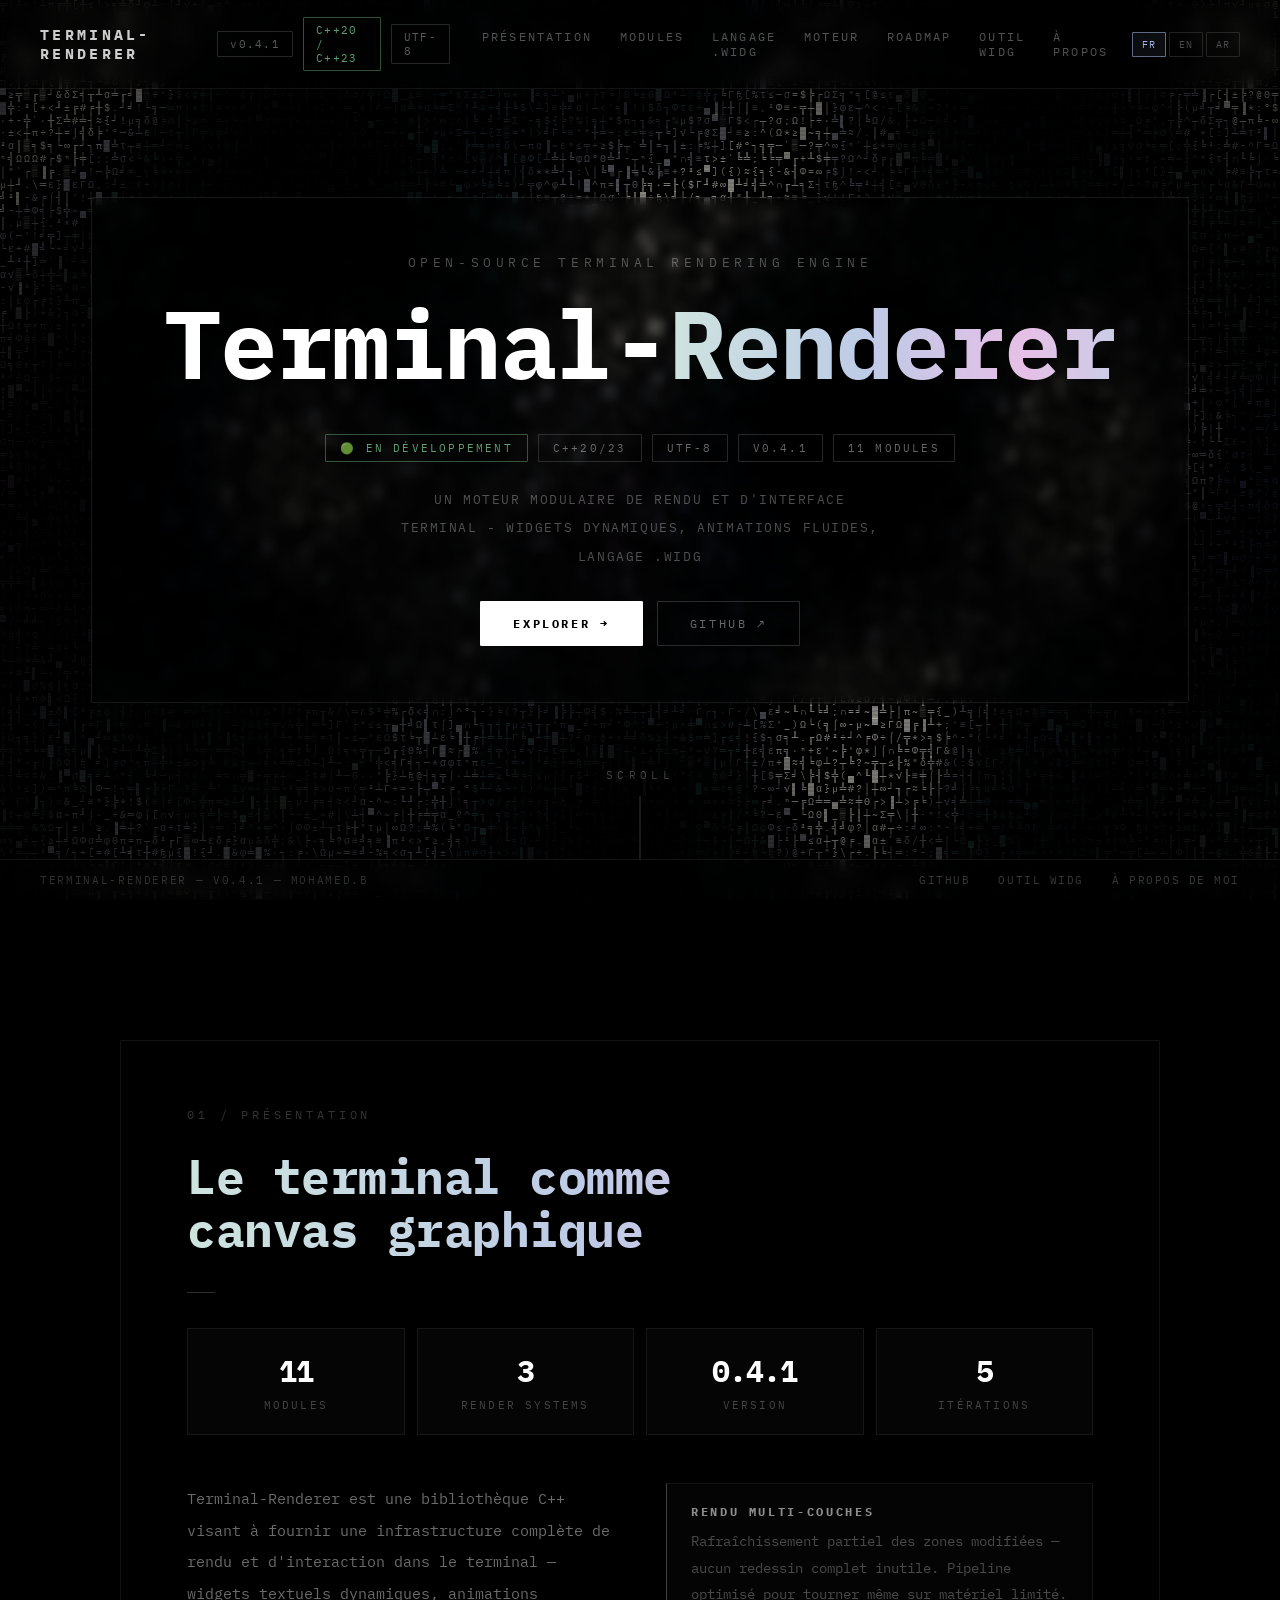
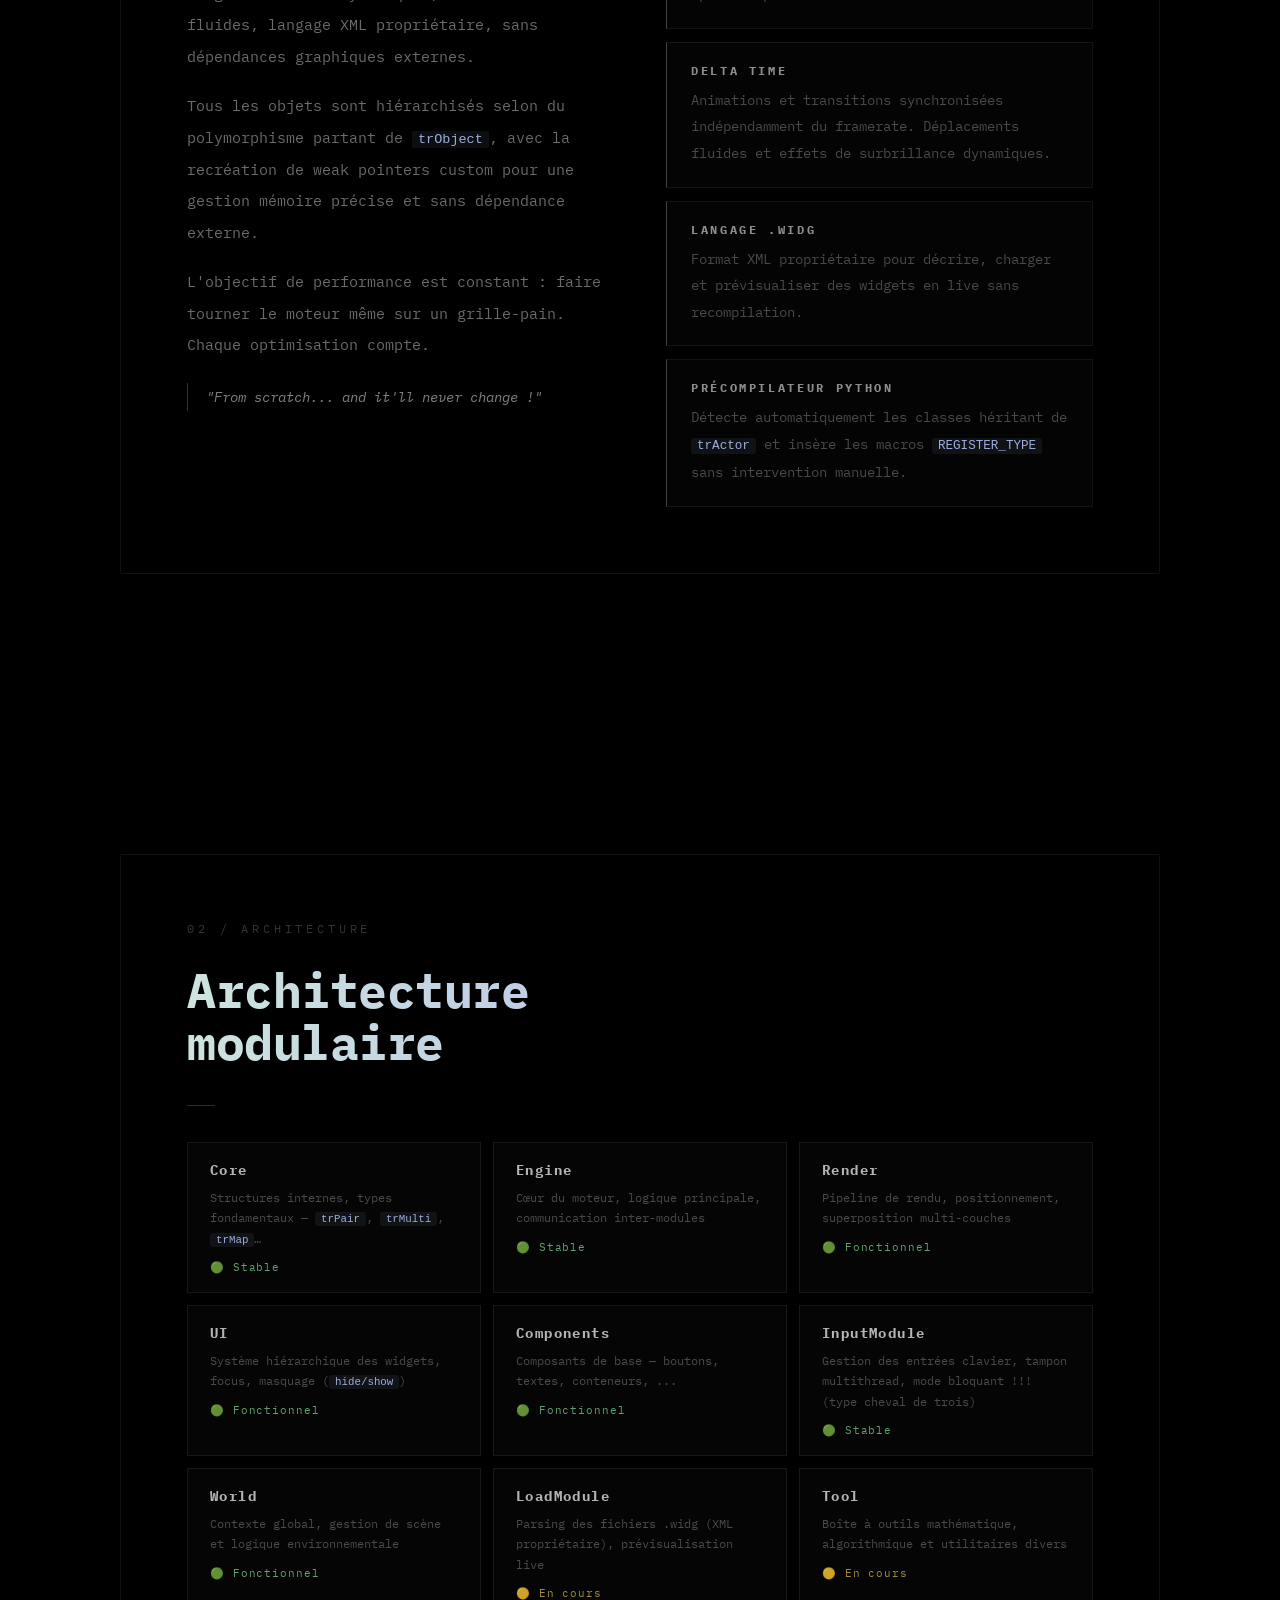
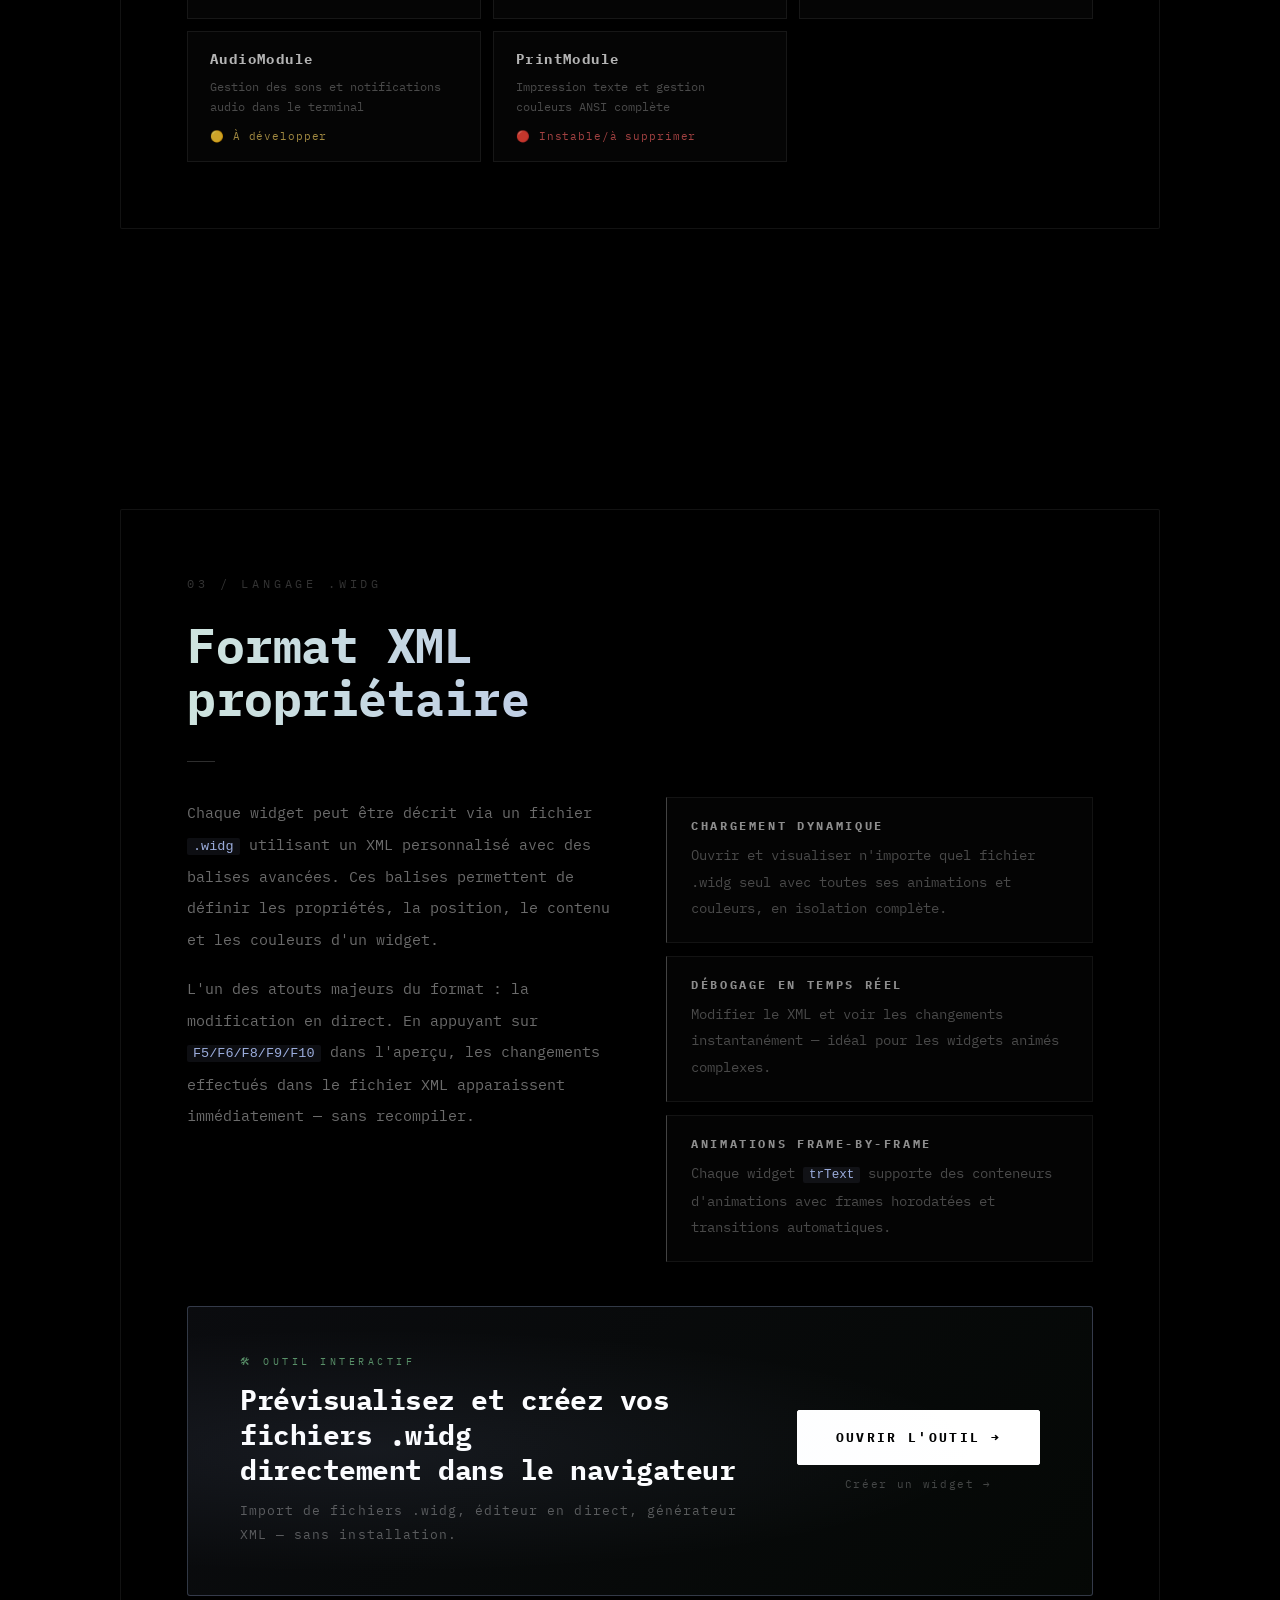
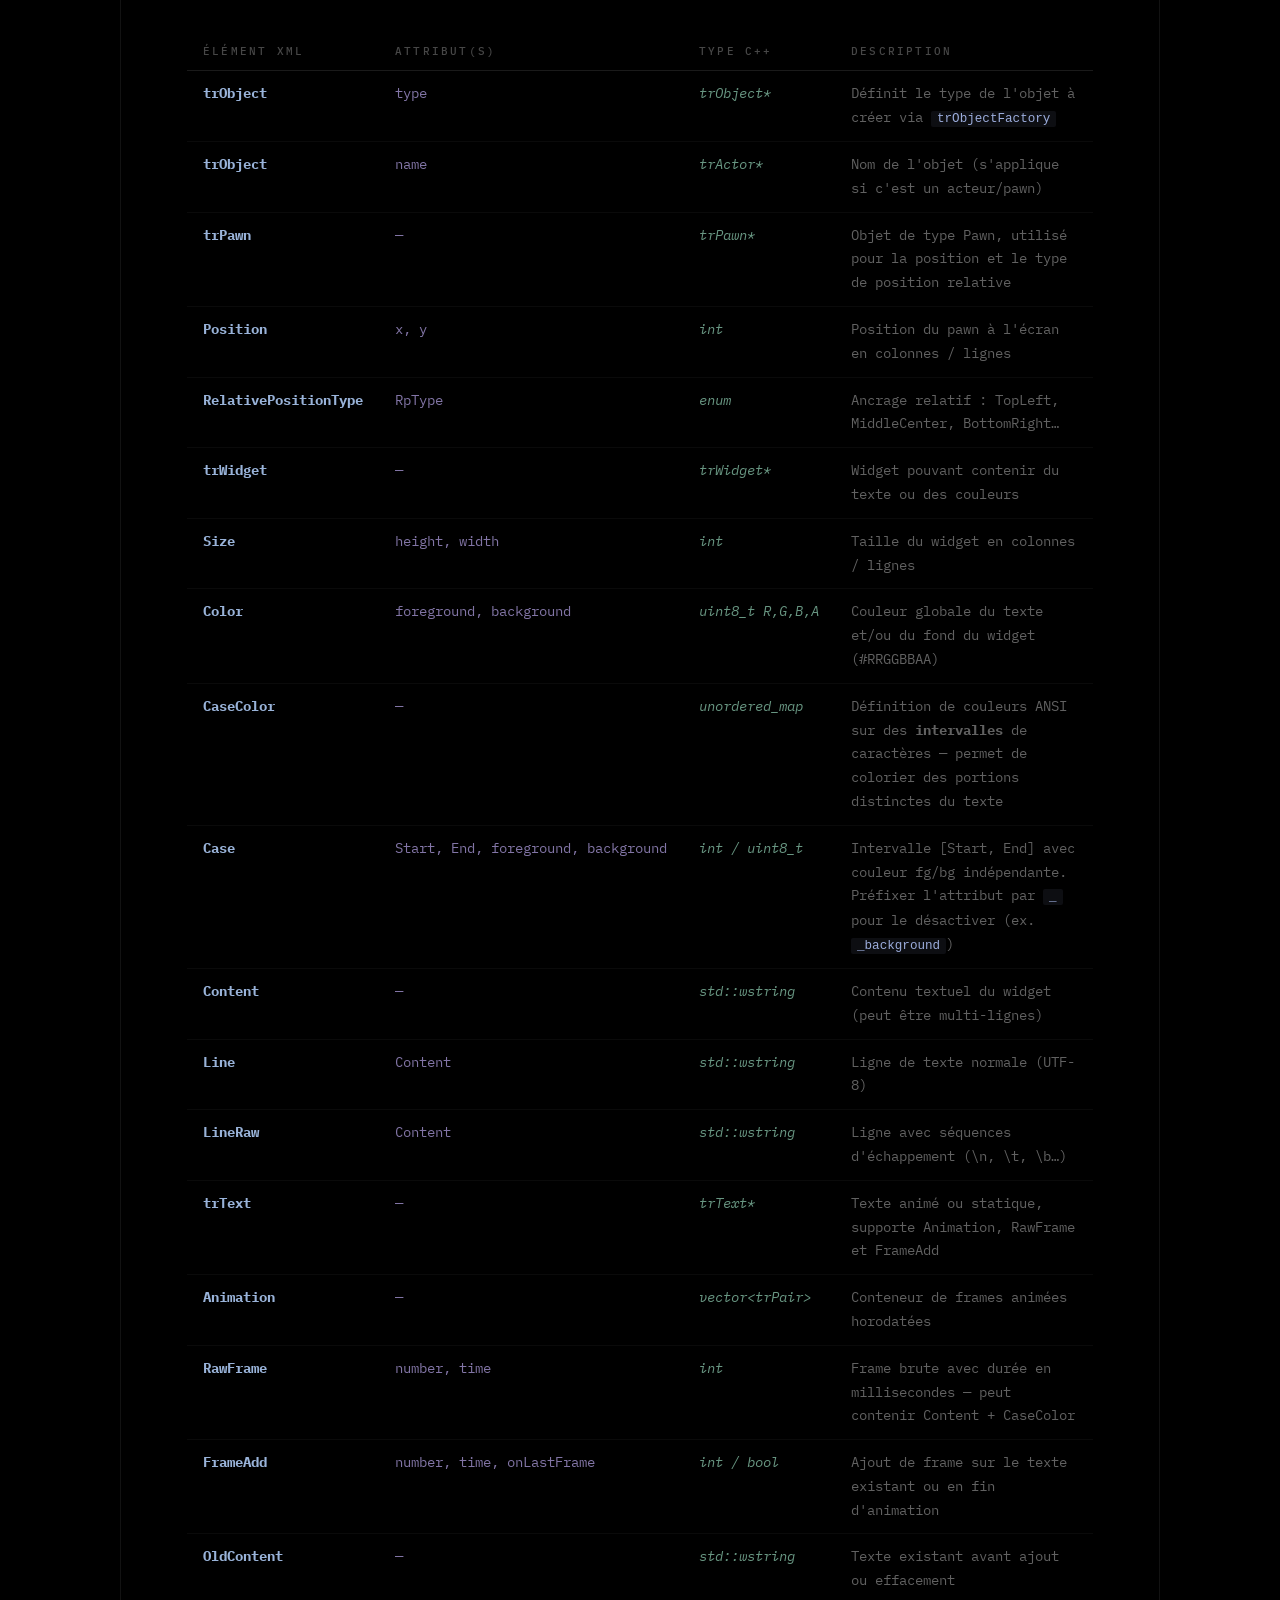
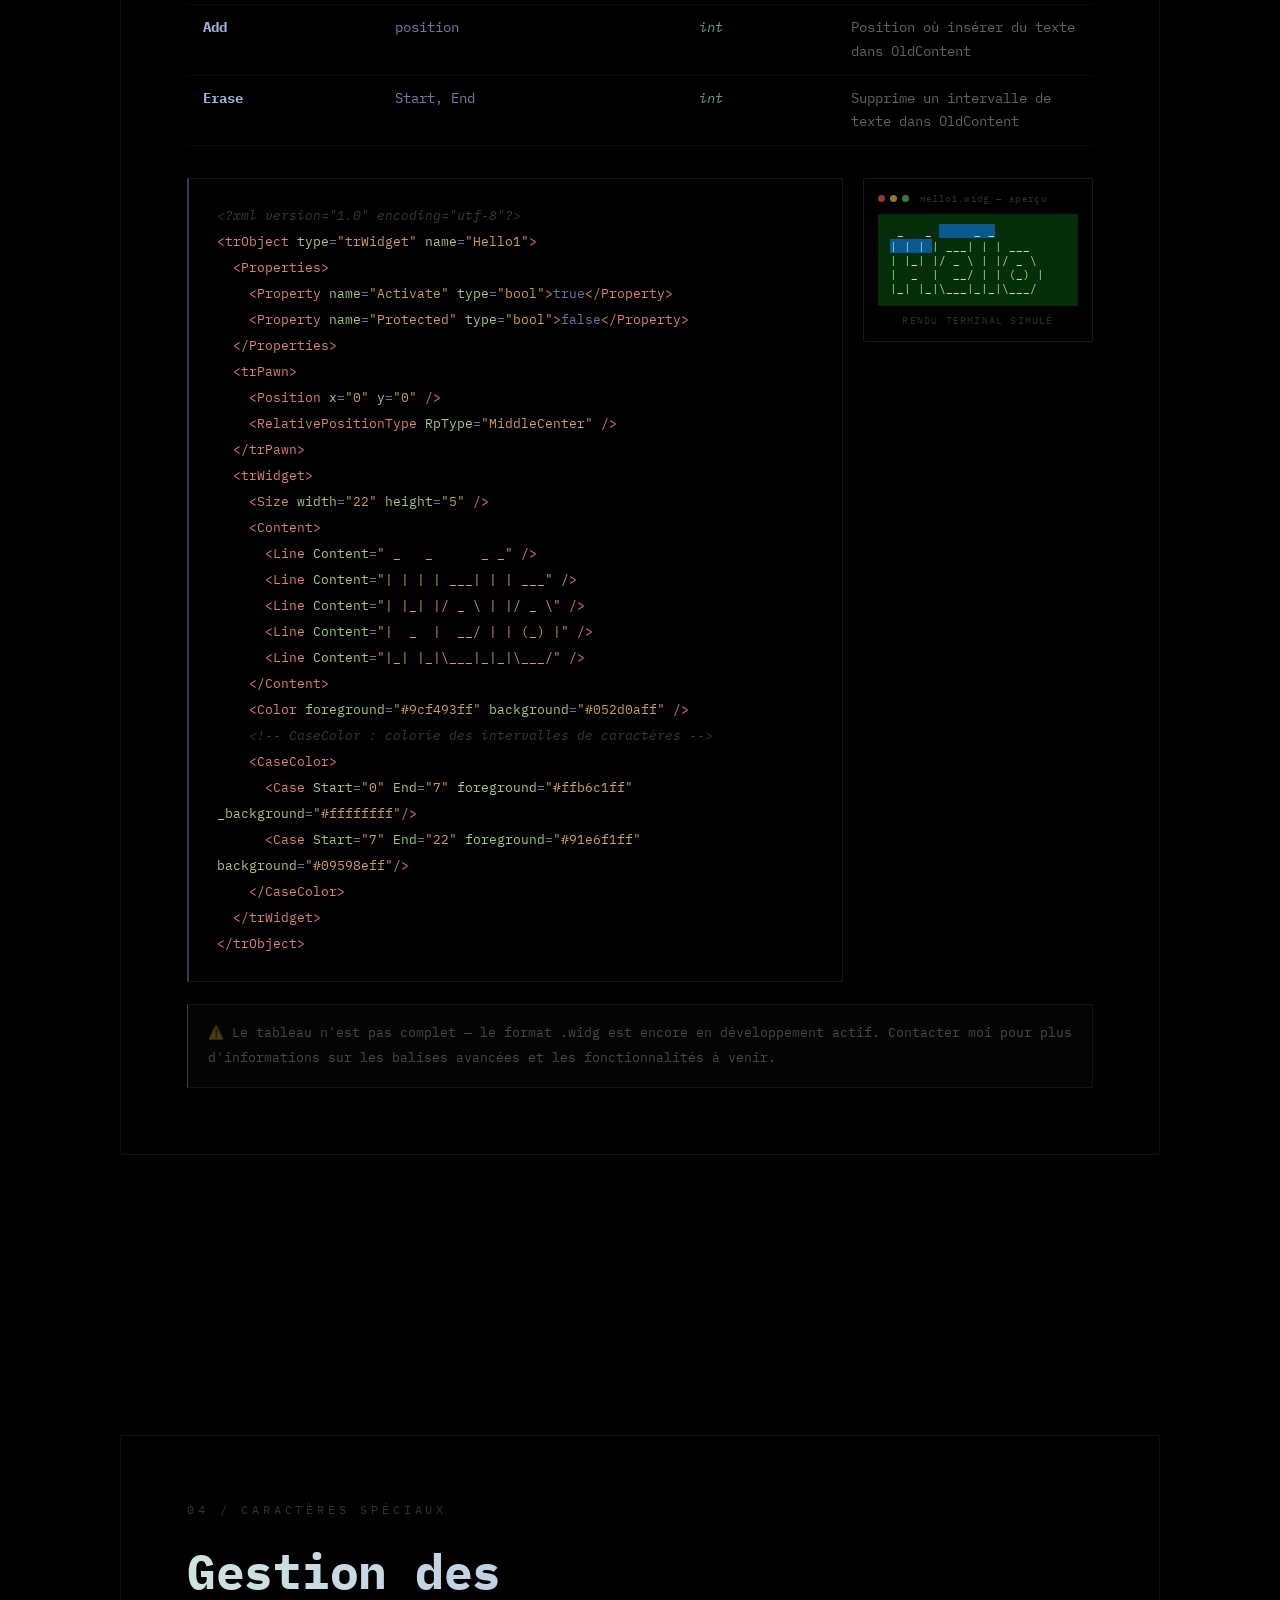
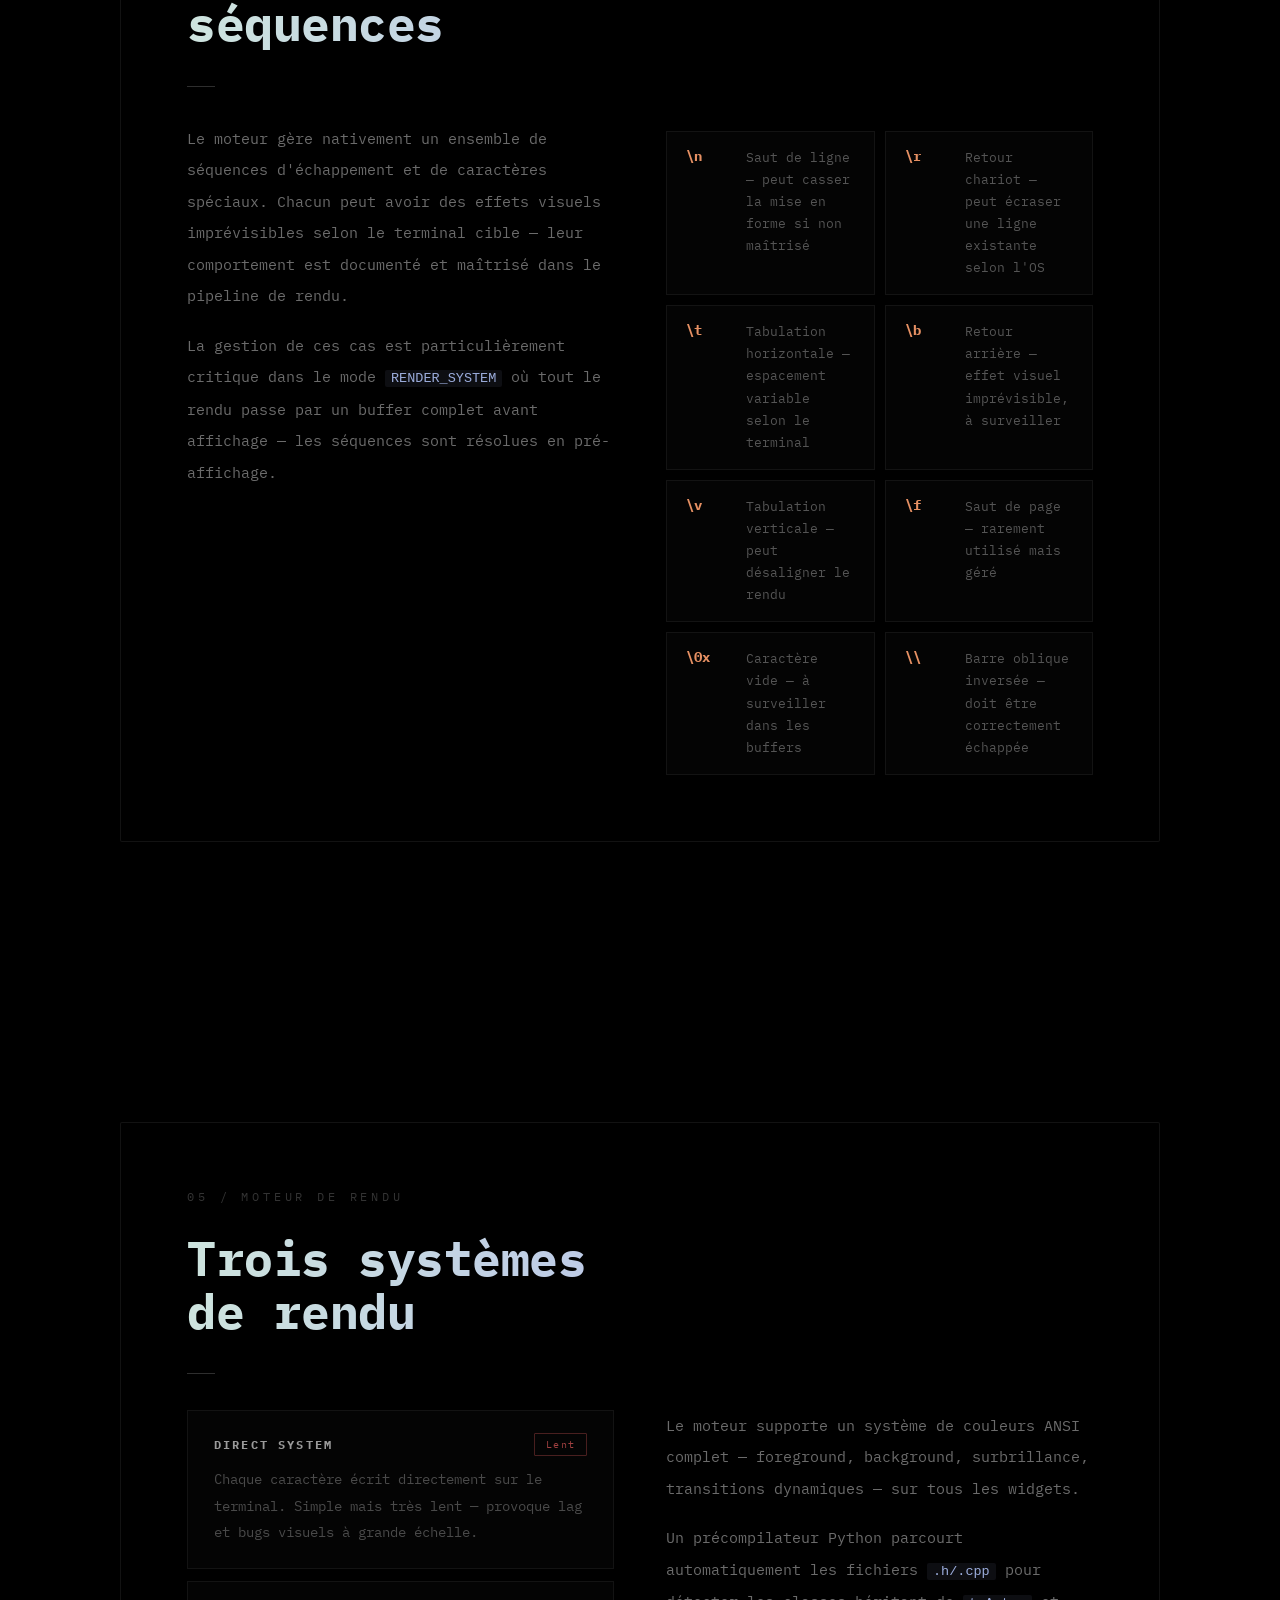
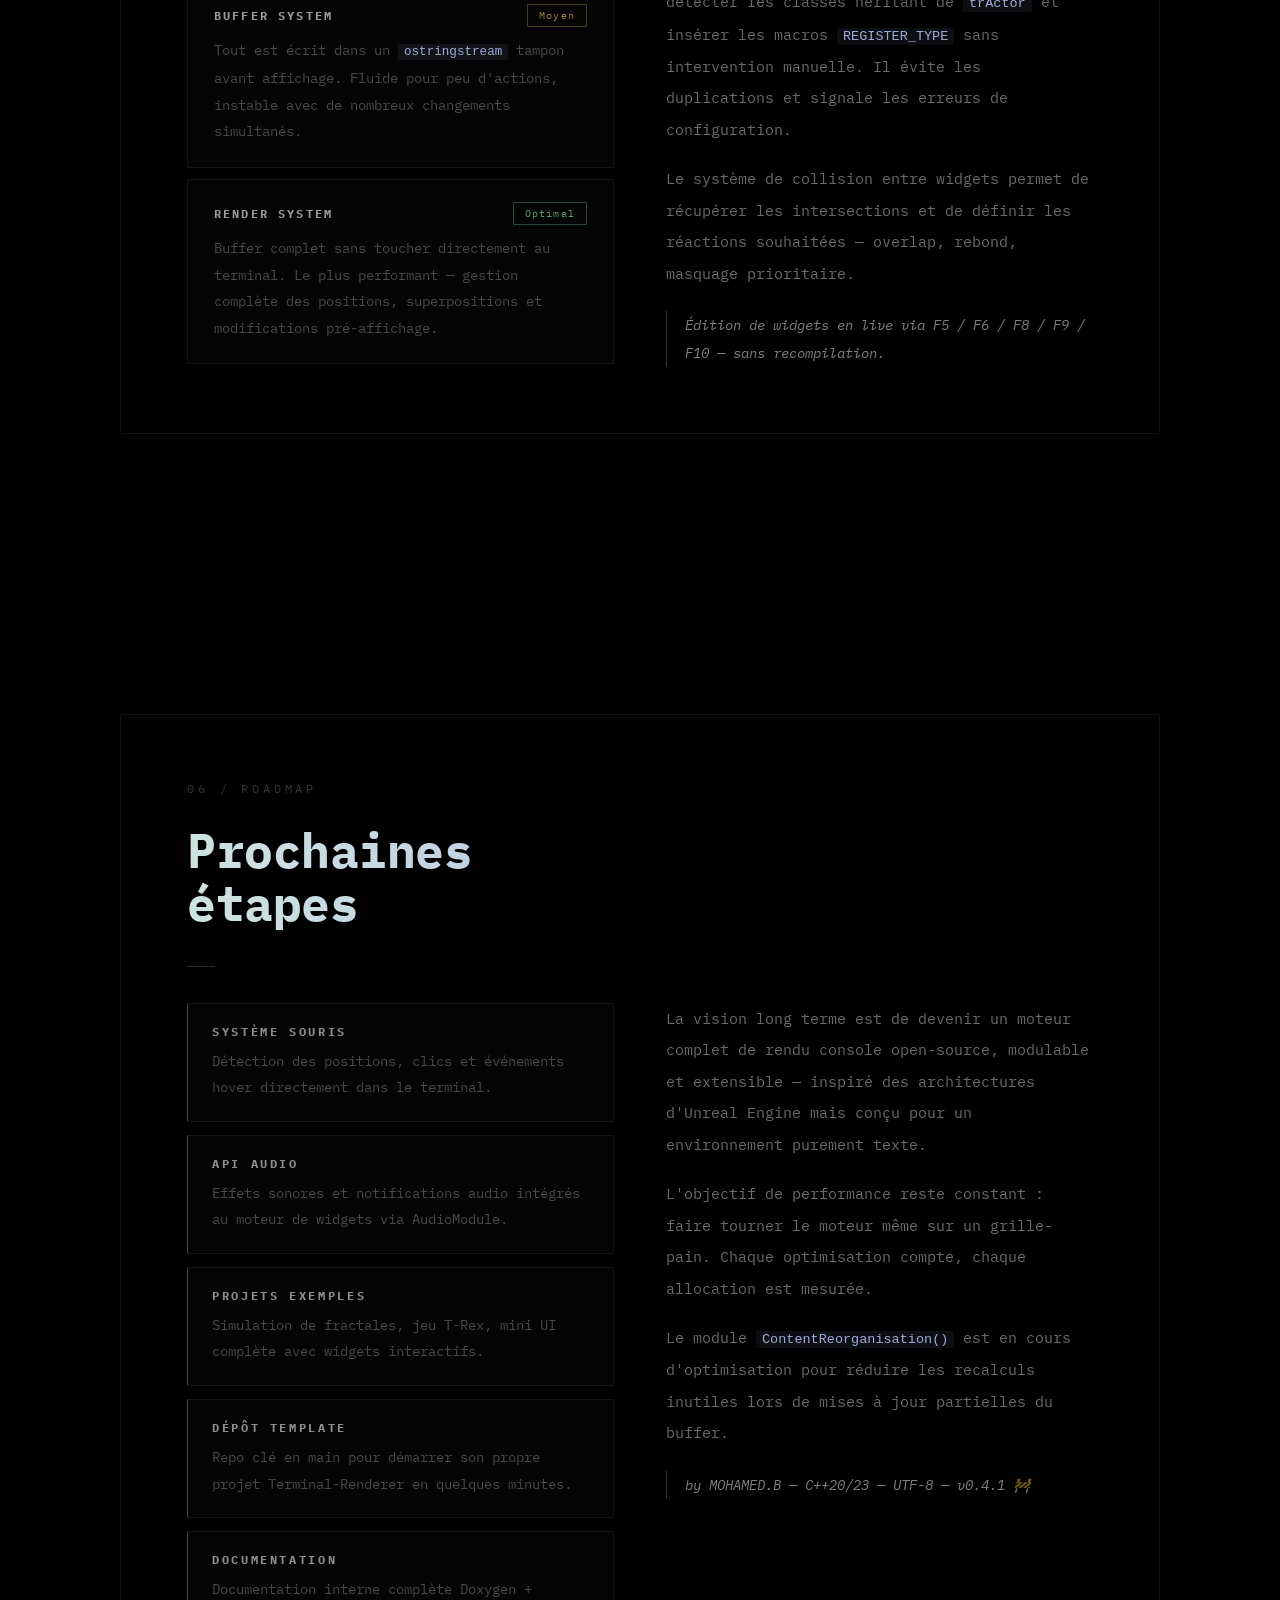
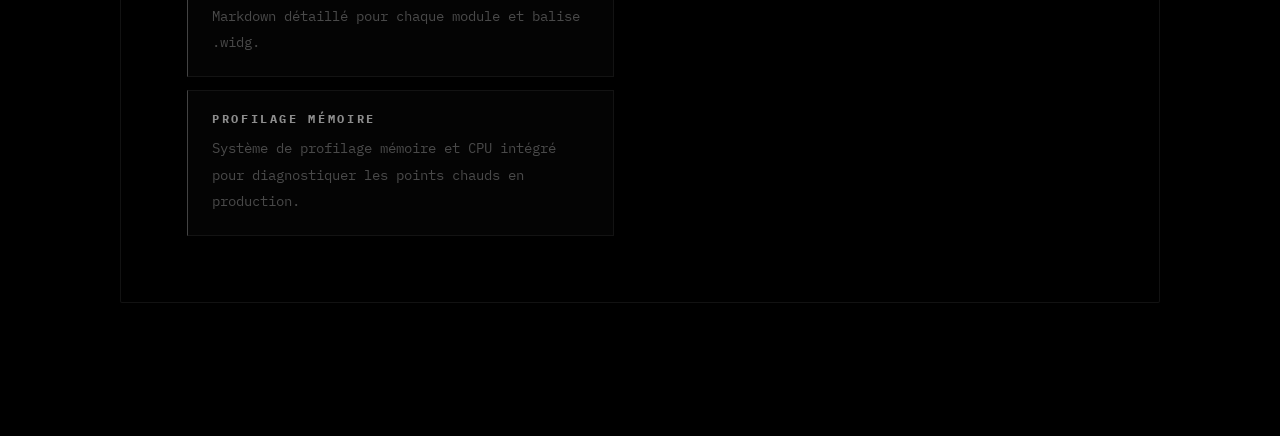
<file: index.html>
<!DOCTYPE html>
<html lang="fr">
<head>
    <meta charset="UTF-8">
    <meta name="viewport" content="width=device-width, initial-scale=1.0">
    <title>Terminal-Renderer</title>
    <link rel="preconnect" href="https://fonts.googleapis.com">
    <link href="https://fonts.googleapis.com/css2?family=IBM+Plex+Mono:wght@400;500;700&display=swap" rel="stylesheet">
    <link rel="stylesheet" href="style.css">
    <style>
        /* ══ LOGO-LINK ══ */
        a#nav-logo {
            font-size: 15px; font-weight: 700;
            letter-spacing: 0.22em; color: rgba(255,255,255,0.8);
            text-transform: uppercase; text-decoration: none;
            transition: color 0.2s; cursor: pointer;
        }
        a#nav-logo:hover { color: #fff; }

        /* ══ BIG CTA TOOL BANNER ══ */
        .tool-cta-mega {
            margin: 44px 0 36px;
            padding: 48px 52px;
            background: linear-gradient(135deg, rgba(180,200,255,0.06) 0%, rgba(120,200,140,0.04) 100%);
            border: 1px solid rgba(180,200,255,0.25);
            border-radius: 3px;
            display: flex; align-items: center; justify-content: space-between; gap: 40px;
            position: relative; overflow: hidden;
            transition: border-color 0.3s, box-shadow 0.3s;
        }
        .tool-cta-mega::before {
            content: '';
            position: absolute; inset: 0;
            background: radial-gradient(ellipse at 20% 50%, rgba(180,200,255,0.08) 0%, transparent 60%);
            pointer-events: none;
        }
        .tool-cta-mega:hover {
            border-color: rgba(180,200,255,0.5);
            box-shadow: 0 0 40px rgba(180,200,255,0.1), 0 0 80px rgba(120,200,140,0.05);
        }
        .tool-cta-mega-left { flex: 1; }
        .tool-cta-mega-kicker {
            font-size: 10px; letter-spacing: 0.35em; text-transform: uppercase;
            color: rgba(120,200,140,0.7); margin-bottom: 14px;
        }
        .tool-cta-mega-title {
            font-size: clamp(18px, 2.8vw, 28px); font-weight: 700;
            letter-spacing: -0.5px; color: #fff; margin-bottom: 12px; line-height: 1.25;
        }
        .tool-cta-mega-sub {
            font-size: 13px; color: rgba(255,255,255,0.32);
            letter-spacing: 0.08em; line-height: 1.85;
        }
        .tool-cta-mega-right { flex-shrink: 0; display: flex; flex-direction: column; align-items: center; gap: 12px; }
        .btn-mega {
            font-family: 'IBM Plex Mono', monospace; font-size: 13px;
            letter-spacing: 0.18em; text-transform: uppercase; font-weight: 700;
            padding: 18px 38px; text-decoration: none; border-radius: 2px;
            background: #fff; color: #000; border: 1px solid #fff;
            transition: all 0.25s; white-space: nowrap;
            display: inline-block;
        }
        .btn-mega:hover { background: transparent; color: #fff; }
        .btn-mega-ghost {
            font-size: 11px; letter-spacing: 0.15em; color: rgba(255,255,255,0.25);
            text-decoration: none; transition: color 0.2s;
        }
        .btn-mega-ghost:hover { color: rgba(255,255,255,0.6); }

        /* ══ TITLE HOVER SHIMMER ══ */
        .section-title { transition: filter 0.3s; }
        .section-title:hover {
            filter: brightness(1.25) drop-shadow(0 0 14px rgba(200,215,255,0.45));
        }

        /* ══ RENDER SYSTEM TILT CARDS ══ */
        .render-system {
            cursor: default;
            transition: transform 0.5s ease, border-color 0.3s, box-shadow 0.3s;
            transform-style: preserve-3d;
        }

        @media (max-width: 760px) {
            .tool-cta-mega { flex-direction: column; padding: 32px 24px; }
            .tool-cta-mega-right { width: 100%; }
            .btn-mega { width: 100%; text-align: center; }
        }
    </style>
</head>
<body>

<canvas id="ascii-canvas"></canvas>
<div id="scanlines"></div>
<div id="vignette"></div>

<!-- NAV -->
<nav id="nav">
    <a id="nav-logo" href="index.html">Terminal-Renderer</a>
    <div id="nav-right">
        <span class="nav-badge">v0.4.1</span>
        <span class="nav-badge green">C++20 / C++23</span>
        <span class="nav-badge">UTF-8</span>
        <div id="nav-links">
            <a class="nav-link" href="#about"    data-i18n="nav.home">Présentation</a>
            <a class="nav-link" href="#modules"  data-i18n="nav.modules">Modules</a>
            <a class="nav-link" href="#widg"     data-i18n="nav.widg">Langage .widg</a>
            <a class="nav-link" href="#engine"   data-i18n="nav.engine">Moteur</a>
            <a class="nav-link" href="#roadmap"  data-i18n="nav.roadmap">Roadmap</a>
            <a class="nav-link" href="Outil WIDG.html" data-i18n="nav.doc">Outil WIDG</a>
            <a class="nav-link" href="about.html"         data-i18n="nav.about">À propos</a>
        </div>
        <div id="lang-switcher">
            <button class="lang-btn" data-lang="fr">FR</button>
            <button class="lang-btn" data-lang="en">EN</button>
            <button class="lang-btn" data-lang="ar">AR</button>
        </div>
    </div>
</nav>

<!-- HERO -->
<section id="hero">
    <div id="hero-card">
        <div id="hero-eyebrow" data-i18n="hero.eyebrow">Open-source terminal rendering engine</div>
        <h1 id="hero-title">
            <span id="title-terminal"></span><span id="title-renderer"></span><span id="title-cursor"></span>
        </h1>
        <div id="hero-meta">
            <span class="meta-pill active" data-i18n="hero.pill.dev">🟢 En développement</span>
            <span class="meta-pill">C++20/23</span>
            <span class="meta-pill">UTF-8</span>
            <span class="meta-pill">v0.4.1</span>
            <span class="meta-pill">11 Modules</span>
        </div>
        <p id="hero-sub" data-i18n="hero.sub">Un moteur modulaire de rendu et d'interface terminal - widgets dynamiques, animations fluides, langage .widg</p>
        <div id="hero-cta">
            <a href="#modules" class="btn btn-primary" data-i18n="hero.btn.explore">Explorer →</a>
            <a href="https://github.com/RydeProgramation/Terminal-Renderer" class="btn btn-ghost" data-i18n="hero.btn.github">GitHub ↗</a>
        </div>
    </div>
    <div id="scroll-hint"> <!-- Faut serieusement changer et l'agrandir il est trop transparent !! -->
        <span data-i18n="about.scroll">Scroll</span>
        <div class="scroll-bar"></div>
    </div>
</section>

<div class="sections-wrapper">

<!-- 01 / PRÉSENTATION -->
<section class="section" id="about">
    <div class="section-inner">
        <div class="section-card">
            <p class="section-num" data-i18n="s01.num">01 / Présentation</p>
            <h2 class="section-title shimmer-text" data-i18n="s01.title">Le terminal comme<br>canvas graphique</h2>
            <div class="section-rule"></div>
            <div class="stats-row">
                <div class="stat-box"><div class="stat-value">11</div><div class="stat-label" data-i18n="s01.stat.modules">Modules</div></div>
                <div class="stat-box"><div class="stat-value">3</div><div class="stat-label" data-i18n="s01.stat.render">Render systems</div></div>
                <div class="stat-box"><div class="stat-value">0.4.1</div><div class="stat-label" data-i18n="s01.stat.version">Version</div></div>
                <div class="stat-box"><div class="stat-value">5</div><div class="stat-label" data-i18n="s01.stat.iter">Itérations</div></div>
            </div>
            <div class="section-grid">
                <div class="section-text">
                    <p data-i18n="s01.p1">Terminal-Renderer est une bibliothèque C++ visant à fournir une infrastructure complète de rendu et d'interaction dans le terminal — widgets textuels dynamiques, animations fluides, langage XML propriétaire, sans dépendances graphiques externes.</p>
                    <p data-i18n="s01.p2">Tous les objets sont hiérarchisés selon du polymorphisme partant de <code>trObject</code>, avec la recréation de weak pointers custom pour une gestion mémoire précise et sans dépendance externe.</p>
                    <p data-i18n="s01.p3">L'objectif de performance est constant : faire tourner le moteur même sur un grille-pain. Chaque optimisation compte.</p>
                    <div class="retro-quote" data-i18n="s01.quote">"From scratch... and it'll never change !"</div>
                </div>
                <div class="features">
                    <div class="feature"><h4 data-i18n="s01.f1.title">Rendu multi-couches</h4><p data-i18n="s01.f1.desc">Rafraîchissement partiel des zones modifiées — aucun redessin complet inutile. Pipeline optimisé pour tourner même sur matériel limité.</p></div>
                    <div class="feature"><h4 data-i18n="s01.f2.title">Delta Time</h4><p data-i18n="s01.f2.desc">Animations et transitions synchronisées indépendamment du framerate. Déplacements fluides et effets de surbrillance dynamiques.</p></div>
                    <div class="feature"><h4 data-i18n="s01.f3.title">Langage .widg</h4><p data-i18n="s01.f3.desc">Format XML propriétaire pour décrire, charger et prévisualiser des widgets en live sans recompilation.</p></div>
                    <div class="feature"><h4 data-i18n="s01.f4.title">Précompilateur Python</h4><p data-i18n="s01.f4.desc">Détecte automatiquement les classes héritant de <code>trActor</code> et insère les macros <code>REGISTER_TYPE</code> sans intervention manuelle.</p></div>
                </div>
            </div>
        </div>
    </div>
</section>

<!-- 02 / MODULES -->
<section class="section" id="modules">
    <div class="section-inner">
        <div class="section-card">
            <p class="section-num" data-i18n="s02.num">02 / Architecture</p>
            <h2 class="section-title shimmer-text" data-i18n="s02.title">Architecture<br>modulaire</h2>
            <div class="section-rule"></div>
            <div class="module-grid">
                <div class="module-item"><div class="module-name">Core</div><div class="module-desc" data-i18n="mod.core.desc">Structures internes, types fondamentaux — <code>trPair</code>, <code>trMulti</code>, <code>trMap</code>…</div><div class="module-status status-ok" data-i18n="status.stable">🟢 Stable</div></div>
                <div class="module-item"><div class="module-name">Engine</div><div class="module-desc" data-i18n="mod.engine.desc">Cœur du moteur, logique principale, communication inter-modules</div><div class="module-status status-ok" data-i18n="status.stable">🟢 Stable</div></div>
                <div class="module-item"><div class="module-name">Render</div><div class="module-desc" data-i18n="mod.render.desc">Pipeline de rendu, positionnement, superposition multi-couches</div><div class="module-status status-ok" data-i18n="status.func">🟢 Fonctionnel</div></div>
                <div class="module-item"><div class="module-name">UI</div><div class="module-desc" data-i18n="mod.ui.desc">Système hiérarchique des widgets, focus, masquage (<code>hide/show</code>)</div><div class="module-status status-ok" data-i18n="status.func">🟢 Fonctionnel</div></div>
                <div class="module-item"><div class="module-name">Components</div><div class="module-desc" data-i18n="mod.comp.desc">Composants de base — boutons, textes, conteneurs, ...</div><div class="module-status status-ok" data-i18n="status.func">🟢 Fonctionnel</div></div>
                <div class="module-item"><div class="module-name">InputModule</div><div class="module-desc" data-i18n="mod.input.desc">Gestion des entrées clavier, tampon multithread, mode bloquant !!! (type cheval de trois)</div><div class="module-status status-ok" data-i18n="status.stable">🟢 Stable</div></div>
                <div class="module-item"><div class="module-name">World</div><div class="module-desc" data-i18n="mod.world.desc">Contexte global, gestion de scène et logique environnementale</div><div class="module-status status-ok" data-i18n="status.func">🟢 Fonctionnel</div></div>
                <div class="module-item"><div class="module-name">LoadModule</div><div class="module-desc" data-i18n="mod.load.desc">Parsing des fichiers .widg (XML propriétaire), prévisualisation live</div><div class="module-status status-wip" data-i18n="status.wip">🟡 En cours</div></div>
                <div class="module-item"><div class="module-name">Tool</div><div class="module-desc" data-i18n="mod.tool.desc">Boîte à outils mathématique, algorithmique et utilitaires divers</div><div class="module-status status-wip" data-i18n="status.wip">🟡 En cours</div></div>
                <div class="module-item"><div class="module-name">AudioModule</div><div class="module-desc" data-i18n="mod.audio.desc">Gestion des sons et notifications audio dans le terminal</div><div class="module-status status-wip" data-i18n="status.todo">🟡 À développer</div></div>
                <div class="module-item"><div class="module-name">PrintModule</div><div class="module-desc" data-i18n="mod.print.desc">Impression texte et gestion couleurs ANSI complète</div><div class="module-status status-bad" data-i18n="status.unstable">🔴 Instable/à supprimer</div></div>
            </div>
        </div>
    </div>
</section>

<!-- 03 / .WIDG -->
<section class="section" id="widg">
    <div class="section-inner">
        <div class="section-card">
            <p class="section-num" data-i18n="s03.num">03 / Langage .widg</p>
            <h2 class="section-title shimmer-text" data-i18n="s03.title">Format XML<br>propriétaire</h2>
            <div class="section-rule"></div>
            <div class="section-grid" style="margin-bottom:44px;">
                <div class="section-text">
                    <p data-i18n="s03.p1">Chaque widget peut être décrit via un fichier <code>.widg</code> utilisant un XML personnalisé avec des balises avancées. Ces balises permettent de définir les propriétés, la position, le contenu et les couleurs d'un widget.</p>
                    <p data-i18n="s03.p2">L'un des atouts majeurs du format : la modification en direct. En appuyant sur <code>F5/F6/F8/F9/F10</code> dans l'aperçu, les changements effectués dans le fichier XML apparaissent immédiatement — sans recompiler.</p>
                </div>
                <div class="features">
                    <div class="feature"><h4 data-i18n="s03.f1.title">Chargement dynamique</h4><p data-i18n="s03.f1.desc">Ouvrir et visualiser n'importe quel fichier .widg seul avec toutes ses animations et couleurs, en isolation complète.</p></div>
                    <div class="feature"><h4 data-i18n="s03.f2.title">Débogage en temps réel</h4><p data-i18n="s03.f2.desc">Modifier le XML et voir les changements instantanément — idéal pour les widgets animés complexes.</p></div>
                    <div class="feature"><h4 data-i18n="s03.f3.title">Animations frame-by-frame</h4><p data-i18n="s03.f3.desc">Chaque widget <code>trText</code> supporte des conteneurs d'animations avec frames horodatées et transitions automatiques.</p></div>
                </div>
            </div>

            <!-- ══ BIG TOOL CTA ══ -->
            <div class="tool-cta-mega">
                <div class="tool-cta-mega-left">
                    <div class="tool-cta-mega-kicker" data-i18n="s03.cta.badge">🛠 Outil interactif</div>
                    <div class="tool-cta-mega-title" data-i18n="s03.cta.title">Prévisualisez et créez vos fichiers .widg<br>directement dans le navigateur</div>
                    <div class="tool-cta-mega-sub" data-i18n="s03.cta.desc">Import de fichiers .widg, éditeur en direct, générateur XML — sans installation.</div>
                </div>
                <div class="tool-cta-mega-right">
                    <a href="Outil WIDG.html" class="btn-mega" data-i18n="s03.cta.btn">Ouvrir l'outil →</a>
                    <a href="Outil WIDG.html#creator" class="btn-mega-ghost">Créer un widget →</a>
                </div>
            </div>

            <!-- ══ TABLE ══ -->
            <div class="widg-table-wrap">
            <table class="widg-table">
                <thead>
                    <tr>
                        <th data-i18n="s03.th.elem">Élément XML</th>
                        <th data-i18n="s03.th.attr">Attribut(s)</th>
                        <th data-i18n="s03.th.type">Type C++</th>
                        <th data-i18n="s03.th.desc">Description</th>
                    </tr>
                </thead>
                <tbody>
                    <tr><td>trObject</td><td>type</td><td>trObject*</td><td>Définit le type de l'objet à créer via <code>trObjectFactory</code></td></tr>
                    <tr><td>trObject</td><td>name</td><td>trActor*</td><td>Nom de l'objet (s'applique si c'est un acteur/pawn)</td></tr>
                    <tr><td>trPawn</td><td>—</td><td>trPawn*</td><td>Objet de type Pawn, utilisé pour la position et le type de position relative</td></tr>
                    <tr><td>Position</td><td>x, y</td><td>int</td><td>Position du pawn à l'écran en colonnes / lignes</td></tr>
                    <tr><td>RelativePositionType</td><td>RpType</td><td>enum</td><td>Ancrage relatif : TopLeft, MiddleCenter, BottomRight…</td></tr>
                    <tr><td>trWidget</td><td>—</td><td>trWidget*</td><td>Widget pouvant contenir du texte ou des couleurs</td></tr>
                    <tr><td>Size</td><td>height, width</td><td>int</td><td>Taille du widget en colonnes / lignes</td></tr>
                    <tr><td>Color</td><td>foreground, background</td><td>uint8_t R,G,B,A</td><td>Couleur globale du texte et/ou du fond du widget (#RRGGBBAA)</td></tr>
                    <tr><td>CaseColor</td><td>—</td><td>unordered_map</td><td>Définition de couleurs ANSI sur des <strong>intervalles</strong> de caractères — permet de colorier des portions distinctes du texte</td></tr>
                    <tr><td>Case</td><td>Start, End, foreground, background</td><td>int / uint8_t</td><td>Intervalle [Start, End] avec couleur fg/bg indépendante. Préfixer l'attribut par <code>_</code> pour le désactiver (ex. <code>_background</code>)</td></tr>
                    <tr><td>Content</td><td>—</td><td>std::wstring</td><td>Contenu textuel du widget (peut être multi-lignes)</td></tr>
                    <tr><td>Line</td><td>Content</td><td>std::wstring</td><td>Ligne de texte normale (UTF-8)</td></tr>
                    <tr><td>LineRaw</td><td>Content</td><td>std::wstring</td><td>Ligne avec séquences d'échappement (\n, \t, \b…)</td></tr>
                    <tr><td>trText</td><td>—</td><td>trText*</td><td>Texte animé ou statique, supporte Animation, RawFrame et FrameAdd</td></tr>
                    <tr><td>Animation</td><td>—</td><td>vector&lt;trPair&gt;</td><td>Conteneur de frames animées horodatées</td></tr>
                    <tr><td>RawFrame</td><td>number, time</td><td>int</td><td>Frame brute avec durée en millisecondes — peut contenir Content + CaseColor</td></tr>
                    <tr><td>FrameAdd</td><td>number, time, onLastFrame</td><td>int / bool</td><td>Ajout de frame sur le texte existant ou en fin d'animation</td></tr>
                    <tr><td>OldContent</td><td>—</td><td>std::wstring</td><td>Texte existant avant ajout ou effacement</td></tr>
                    <tr><td>Add</td><td>position</td><td>int</td><td>Position où insérer du texte dans OldContent</td></tr>
                    <tr><td>Erase</td><td>Start, End</td><td>int</td><td>Supprime un intervalle de texte dans OldContent</td></tr>
                </tbody>
            </table>
            </div>

            <!-- ══ XML EXAMPLE + MINI PREVIEW ══ -->
            <div class="widg-example-wrap">
                <div class="widg-example">
<span class="xml-cmmt">&lt;?xml version="1.0" encoding="utf-8"?&gt;</span>
<br><span class="xml-tag">&lt;trObject</span> <span class="xml-attr">type</span>=<span class="xml-val">"trWidget"</span> <span class="xml-attr">name</span>=<span class="xml-val">"Hello1"</span><span class="xml-tag">&gt;</span>
<br>&nbsp;&nbsp;<span class="xml-tag">&lt;Properties&gt;</span>
<br>&nbsp;&nbsp;&nbsp;&nbsp;<span class="xml-tag">&lt;Property</span> <span class="xml-attr">name</span>=<span class="xml-val">"Activate"</span>  <span class="xml-attr">type</span>=<span class="xml-val">"bool"</span><span class="xml-tag">&gt;</span>true<span class="xml-tag">&lt;/Property&gt;</span>
<br>&nbsp;&nbsp;&nbsp;&nbsp;<span class="xml-tag">&lt;Property</span> <span class="xml-attr">name</span>=<span class="xml-val">"Protected"</span> <span class="xml-attr">type</span>=<span class="xml-val">"bool"</span><span class="xml-tag">&gt;</span>false<span class="xml-tag">&lt;/Property&gt;</span>
<br>&nbsp;&nbsp;<span class="xml-tag">&lt;/Properties&gt;</span>
<br>&nbsp;&nbsp;<span class="xml-tag">&lt;trPawn&gt;</span>
<br>&nbsp;&nbsp;&nbsp;&nbsp;<span class="xml-tag">&lt;Position</span> <span class="xml-attr">x</span>=<span class="xml-val">"0"</span> <span class="xml-attr">y</span>=<span class="xml-val">"0"</span> <span class="xml-tag">/&gt;</span>
<br>&nbsp;&nbsp;&nbsp;&nbsp;<span class="xml-tag">&lt;RelativePositionType</span> <span class="xml-attr">RpType</span>=<span class="xml-val">"MiddleCenter"</span> <span class="xml-tag">/&gt;</span>
<br>&nbsp;&nbsp;<span class="xml-tag">&lt;/trPawn&gt;</span>
<br>&nbsp;&nbsp;<span class="xml-tag">&lt;trWidget&gt;</span>
<br>&nbsp;&nbsp;&nbsp;&nbsp;<span class="xml-tag">&lt;Size</span> <span class="xml-attr">width</span>=<span class="xml-val">"22"</span> <span class="xml-attr">height</span>=<span class="xml-val">"5"</span> <span class="xml-tag">/&gt;</span>
<br>&nbsp;&nbsp;&nbsp;&nbsp;<span class="xml-tag">&lt;Content&gt;</span>
<br>&nbsp;&nbsp;&nbsp;&nbsp;&nbsp;&nbsp;<span class="xml-tag">&lt;Line</span> <span class="xml-attr">Content</span>=<span class="xml-val">" _ &nbsp; _ &nbsp; &nbsp; &nbsp;_ _"</span> <span class="xml-tag">/&gt;</span>
<br>&nbsp;&nbsp;&nbsp;&nbsp;&nbsp;&nbsp;<span class="xml-tag">&lt;Line</span> <span class="xml-attr">Content</span>=<span class="xml-val">"| | | | ___| | | ___"</span> <span class="xml-tag">/&gt;</span>
<br>&nbsp;&nbsp;&nbsp;&nbsp;&nbsp;&nbsp;<span class="xml-tag">&lt;Line</span> <span class="xml-attr">Content</span>=<span class="xml-val">"| |_| |/ _ \ | |/ _ \"</span> <span class="xml-tag">/&gt;</span>
<br>&nbsp;&nbsp;&nbsp;&nbsp;&nbsp;&nbsp;<span class="xml-tag">&lt;Line</span> <span class="xml-attr">Content</span>=<span class="xml-val">"| &nbsp;_ &nbsp;| &nbsp;__/ | | (_) |"</span> <span class="xml-tag">/&gt;</span>
<br>&nbsp;&nbsp;&nbsp;&nbsp;&nbsp;&nbsp;<span class="xml-tag">&lt;Line</span> <span class="xml-attr">Content</span>=<span class="xml-val">"|_| |_|\___|_|_|\___/"</span> <span class="xml-tag">/&gt;</span>
<br>&nbsp;&nbsp;&nbsp;&nbsp;<span class="xml-tag">&lt;/Content&gt;</span>
<br>&nbsp;&nbsp;&nbsp;&nbsp;<span class="xml-tag">&lt;Color</span> <span class="xml-attr">foreground</span>=<span class="xml-val">"#9cf493ff"</span> <span class="xml-attr">background</span>=<span class="xml-val">"#052d0aff"</span> <span class="xml-tag">/&gt;</span>
<br>&nbsp;&nbsp;&nbsp;&nbsp;<span class="xml-cmmt">&lt;!-- CaseColor : colorie des intervalles de caractères --&gt;</span>
<br>&nbsp;&nbsp;&nbsp;&nbsp;<span class="xml-tag">&lt;CaseColor&gt;</span>
<br>&nbsp;&nbsp;&nbsp;&nbsp;&nbsp;&nbsp;<span class="xml-tag">&lt;Case</span> <span class="xml-attr">Start</span>=<span class="xml-val">"0"</span> <span class="xml-attr">End</span>=<span class="xml-val">"7"</span> <span class="xml-attr">foreground</span>=<span class="xml-val">"#ffb6c1ff"</span> <span class="xml-attr">_background</span>=<span class="xml-val">"#ffffffff"</span><span class="xml-tag">/&gt;</span>
<br>&nbsp;&nbsp;&nbsp;&nbsp;&nbsp;&nbsp;<span class="xml-tag">&lt;Case</span> <span class="xml-attr">Start</span>=<span class="xml-val">"7"</span> <span class="xml-attr">End</span>=<span class="xml-val">"22"</span> <span class="xml-attr">foreground</span>=<span class="xml-val">"#91e6f1ff"</span> <span class="xml-attr">background</span>=<span class="xml-val">"#09598eff"</span><span class="xml-tag">/&gt;</span>
<br>&nbsp;&nbsp;&nbsp;&nbsp;<span class="xml-tag">&lt;/CaseColor&gt;</span>
<br>&nbsp;&nbsp;<span class="xml-tag">&lt;/trWidget&gt;</span>
<br><span class="xml-tag">&lt;/trObject&gt;</span>
                </div>

                <!-- MINI PREVIEW -->
                <div class="widg-mini-preview">
                    <div class="widg-mini-bar">
                        <div class="widg-mini-dot r"></div>
                        <div class="widg-mini-dot y"></div>
                        <div class="widg-mini-dot g"></div>
                        <span class="widg-mini-title">Hello1.widg — aperçu</span>
                    </div>
                    <div class="widg-mini-content"><span style="color:#ffb6c1"> _   _ </span><span style="color:#91e6f1;background:#09598e">     _ _
| | | </span><span style="color:#9cf493">| ___| | | ___
| |_| |/ _ \ | |/ _ \
|  _  |  __/ | | (_) |
|_| |_|\___|_|_|\___/</span></div>
                    <div class="widg-mini-label">Rendu terminal simulé</div>
                </div>
            </div>

            <div class="widg-note" data-i18n="s03.note">
                ⚠️ Le tableau n'est pas complet — le format .widg est encore en développement actif. Contacter moi pour plus d'informations sur les balises avancées et les fonctionnalités à venir.
            </div>
        </div>
    </div>
</section>

<!-- 04 / SÉQUENCES -->
<section class="section" id="sequences">
    <div class="section-inner">
        <div class="section-card">
            <p class="section-num" data-i18n="s04.num">04 / Caractères spéciaux</p>
            <h2 class="section-title shimmer-text" data-i18n="s04.title">Gestion des<br>séquences</h2>
            <div class="section-rule"></div>
            <div class="section-grid">
                <div class="section-text">
                    <p data-i18n="s04.p1">Le moteur gère nativement un ensemble de séquences d'échappement et de caractères spéciaux. Chacun peut avoir des effets visuels imprévisibles selon le terminal cible — leur comportement est documenté et maîtrisé dans le pipeline de rendu.</p>
                    <p data-i18n="s04.p2">La gestion de ces cas est particulièrement critique dans le mode <code>RENDER_SYSTEM</code> où tout le rendu passe par un buffer complet avant affichage — les séquences sont résolues en pré-affichage.</p>
                </div>
                <div class="seq-grid">
                    <div class="seq-item"><div class="seq-code">\n</div><div class="seq-desc" data-i18n="seq.n.desc">Saut de ligne — peut casser la mise en forme si non maîtrisé</div></div>
                    <div class="seq-item"><div class="seq-code">\r</div><div class="seq-desc" data-i18n="seq.r.desc">Retour chariot — peut écraser une ligne existante selon l'OS</div></div>
                    <div class="seq-item"><div class="seq-code">\t</div><div class="seq-desc" data-i18n="seq.t.desc">Tabulation horizontale — espacement variable selon le terminal</div></div>
                    <div class="seq-item"><div class="seq-code">\b</div><div class="seq-desc" data-i18n="seq.b.desc">Retour arrière — effet visuel imprévisible, à surveiller</div></div>
                    <div class="seq-item"><div class="seq-code">\v</div><div class="seq-desc" data-i18n="seq.v.desc">Tabulation verticale — peut désaligner le rendu</div></div>
                    <div class="seq-item"><div class="seq-code">\f</div><div class="seq-desc" data-i18n="seq.f.desc">Saut de page — rarement utilisé mais géré</div></div>
                    <div class="seq-item"><div class="seq-code">\0x</div><div class="seq-desc" data-i18n="seq.0.desc">Caractère vide — à surveiller dans les buffers</div></div>
                    <div class="seq-item"><div class="seq-code">\\</div><div class="seq-desc" data-i18n="seq.bs.desc">Barre oblique inversée — doit être correctement échappée</div></div>
                </div>
            </div>
        </div>
    </div>
</section>

<!-- 05 / MOTEUR -->
<section class="section" id="engine">
    <div class="section-inner">
        <div class="section-card">
            <p class="section-num" data-i18n="s05.num">05 / Moteur de rendu</p>
            <h2 class="section-title shimmer-text" data-i18n="s05.title">Trois systèmes<br>de rendu</h2>
            <div class="section-rule"></div>
            <div class="section-grid">
                <div class="render-systems">
                    <div class="render-system">
                        <div class="render-system-header"><h4 data-i18n="render.direct">Direct System</h4><span class="render-tag tag-slow" data-i18n="render.direct.tag">Lent</span></div>
                        <p data-i18n="render.direct.desc">Chaque caractère écrit directement sur le terminal. Simple mais très lent — provoque lag et bugs visuels à grande échelle.</p>
                    </div>
                    <div class="render-system">
                        <div class="render-system-header"><h4 data-i18n="render.buffer">Buffer System</h4><span class="render-tag tag-mid" data-i18n="render.buffer.tag">Moyen</span></div>
                        <p data-i18n="render.buffer.desc">Tout est écrit dans un <code>ostringstream</code> tampon avant affichage. Fluide pour peu d'actions, instable avec de nombreux changements simultanés.</p>
                    </div>
                    <div class="render-system">
                        <div class="render-system-header"><h4 data-i18n="render.system">Render System</h4><span class="render-tag tag-best" data-i18n="render.system.tag">Optimal</span></div>
                        <p data-i18n="render.system.desc">Buffer complet sans toucher directement au terminal. Le plus performant — gestion complète des positions, superpositions et modifications pré-affichage.</p>
                    </div>
                </div>
                <div class="section-text">
                    <p data-i18n="s05.p1">Le moteur supporte un système de couleurs ANSI complet — foreground, background, surbrillance, transitions dynamiques — sur tous les widgets.</p>
                    <p data-i18n="s05.p2">Un précompilateur Python parcourt automatiquement les fichiers <code>.h/.cpp</code> pour détecter les classes héritant de <code>trActor</code> et insérer les macros <code>REGISTER_TYPE</code> sans intervention manuelle. Il évite les duplications et signale les erreurs de configuration.</p>
                    <p data-i18n="s05.p3">Le système de collision entre widgets permet de récupérer les intersections et de définir les réactions souhaitées — overlap, rebond, masquage prioritaire.</p>
                    <div class="retro-quote" data-i18n="s05.quote">Édition de widgets en live via F5 / F6 / F8 / F9 / F10 — sans recompilation.</div>
                </div>
            </div>
        </div>
    </div>
</section>

<!-- 06 / ROADMAP -->
<section class="section" id="roadmap">
    <div class="section-inner">
        <div class="section-card">
            <p class="section-num" data-i18n="s06.num">06 / Roadmap</p>
            <h2 class="section-title shimmer-text" data-i18n="s06.title">Prochaines<br>étapes</h2>
            <div class="section-rule"></div>
            <div class="section-grid">
                <div class="features">
                    <div class="feature"><h4 data-i18n="road.f1.title">Système souris</h4><p data-i18n="road.f1.desc">Détection des positions, clics et événements hover directement dans le terminal.</p></div>
                    <div class="feature"><h4 data-i18n="road.f2.title">API Audio</h4><p data-i18n="road.f2.desc">Effets sonores et notifications audio intégrés au moteur de widgets via AudioModule.</p></div>
                    <div class="feature"><h4 data-i18n="road.f3.title">Projets exemples</h4><p data-i18n="road.f3.desc">Simulation de fractales, jeu T-Rex, mini UI complète avec widgets interactifs.</p></div>
                    <div class="feature"><h4 data-i18n="road.f4.title">Dépôt template</h4><p data-i18n="road.f4.desc">Repo clé en main pour démarrer son propre projet Terminal-Renderer en quelques minutes.</p></div>
                    <div class="feature"><h4 data-i18n="road.f5.title">Documentation</h4><p data-i18n="road.f5.desc">Documentation interne complète Doxygen + Markdown détaillé pour chaque module et balise .widg.</p></div>
                    <div class="feature"><h4 data-i18n="road.f6.title">Profilage mémoire</h4><p data-i18n="road.f6.desc">Système de profilage mémoire et CPU intégré pour diagnostiquer les points chauds en production.</p></div>
                </div>
                <div class="section-text">
                    <p data-i18n="s06.p1">La vision long terme est de devenir un moteur complet de rendu console open-source, modulable et extensible — inspiré des architectures d'Unreal Engine mais conçu pour un environnement purement texte.</p>
                    <p data-i18n="s06.p2">L'objectif de performance reste constant : faire tourner le moteur même sur un grille-pain. Chaque optimisation compte, chaque allocation est mesurée.</p>
                    <p data-i18n="s06.p3">Le module <code>ContentReorganisation()</code> est en cours d'optimisation pour réduire les recalculs inutiles lors de mises à jour partielles du buffer.</p>
                    <div class="retro-quote">by MOHAMED.B — C++20/23 — UTF-8 — v0.4.1 🚧</div>
                </div>
            </div>
        </div>
    </div>
</section>

</div><!-- /sections-wrapper -->

<!-- BOTTOM BAR -->
<div id="bottom-bar">
    <span class="bottom-left">Terminal-Renderer — v0.4.1 — MOHAMED.B</span>
    <div class="bottom-links">
        <a class="bottom-link" href="https://github.com/RydeProgramation/Terminal-Renderer">GitHub</a>
        <a class="bottom-link" href="Outil WIDG.html" data-i18n="bottom.doc">Outil WIDG</a>
        <a class="bottom-link" href="about.html" data-i18n="bottom.about">À propos de moi</a>
    </div>
</div>

<script src="script.js"></script>
</body>
</html>
</file>
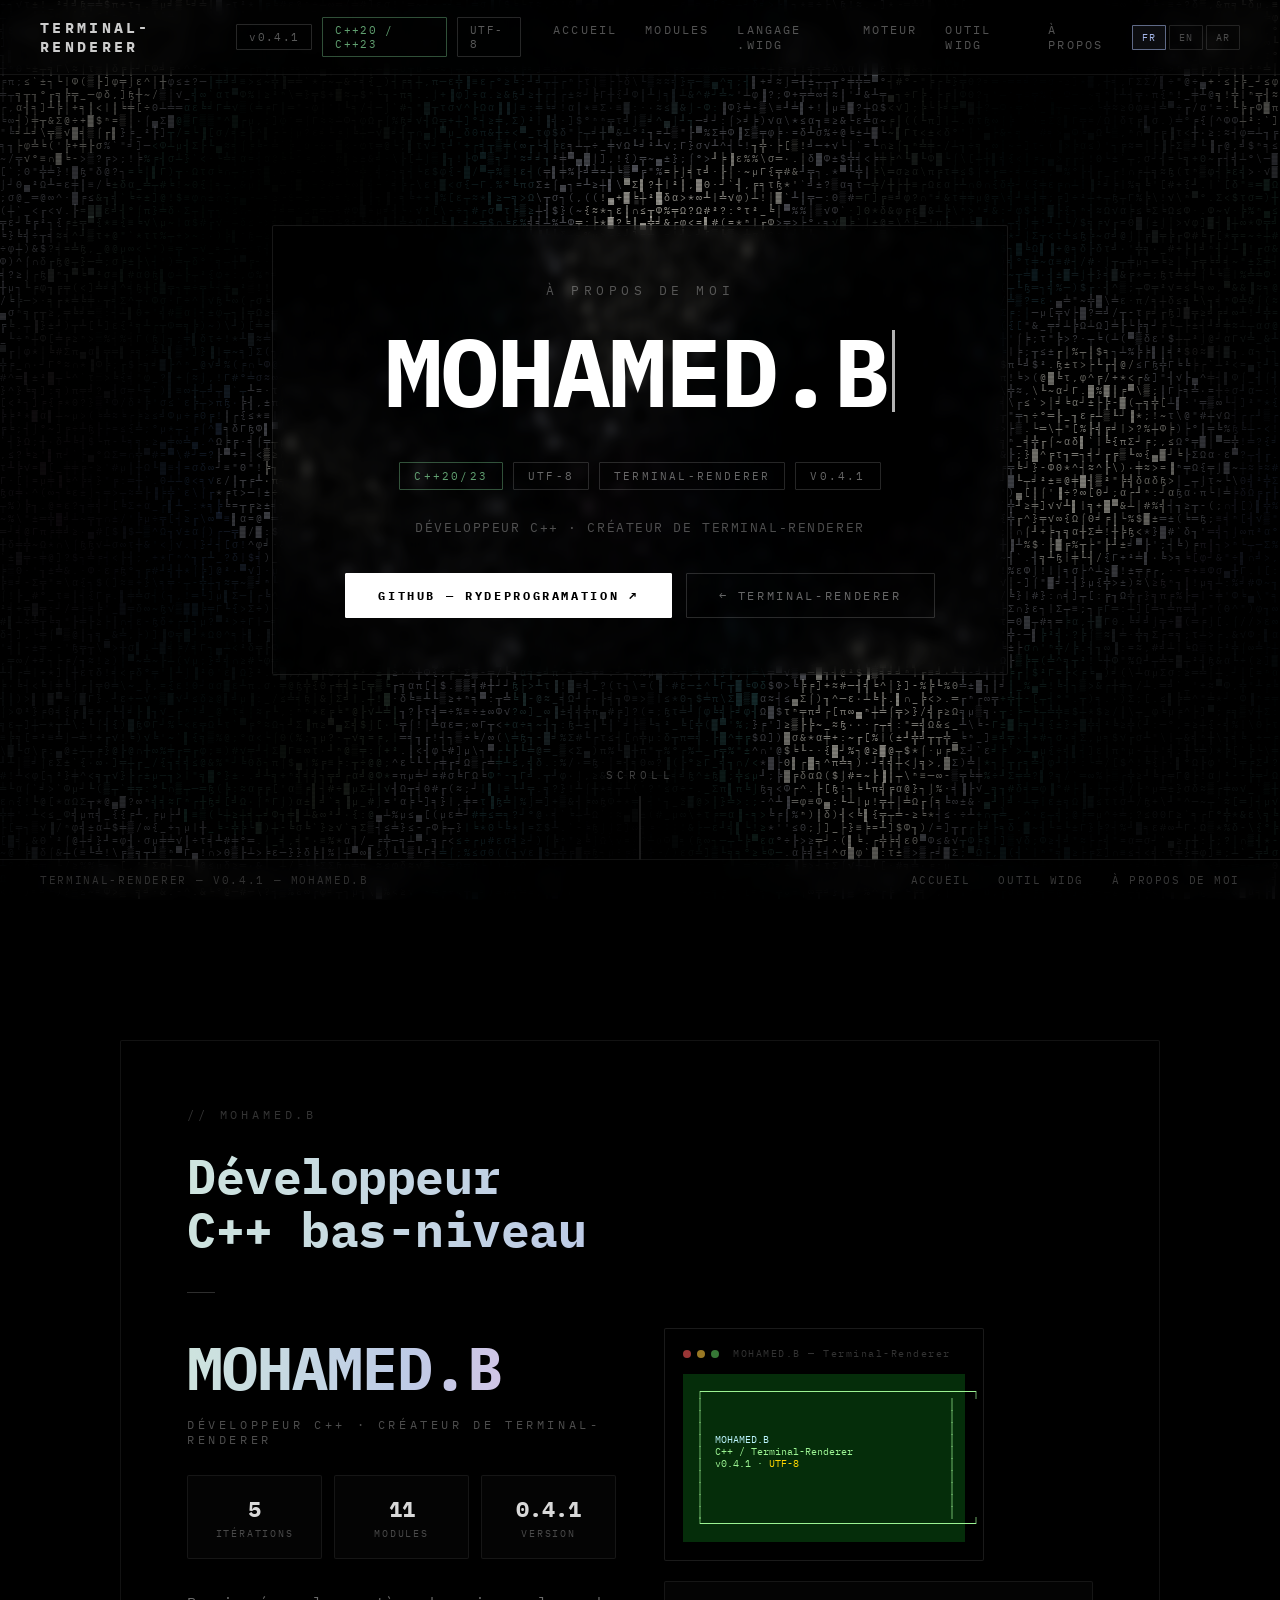
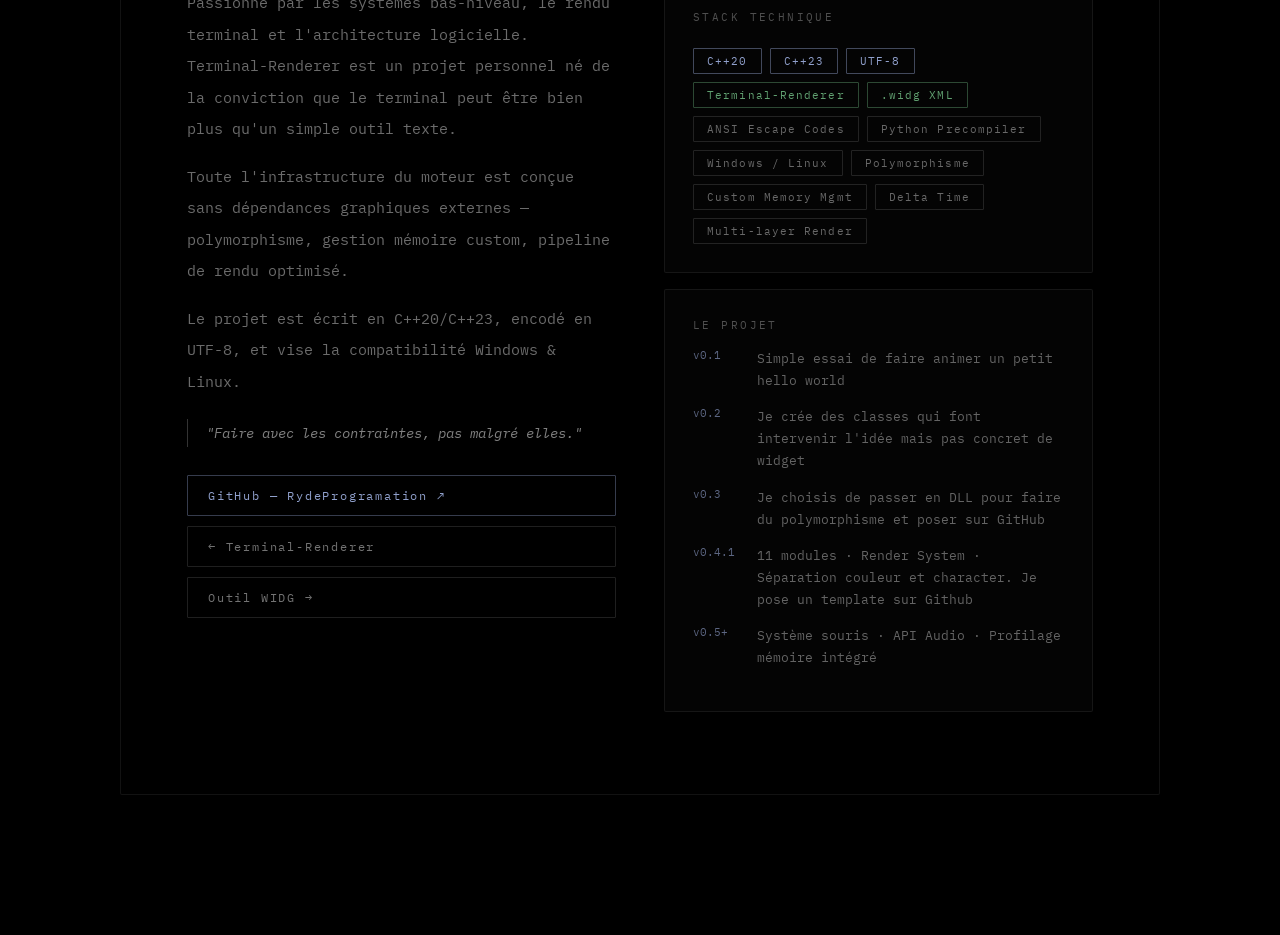
<file: about.html>
<!DOCTYPE html>
<html lang="fr">
<head>
    <meta charset="UTF-8">
    <meta name="viewport" content="width=device-width, initial-scale=1.0">
    <title>À propos — Terminal-Renderer</title>
    <link rel="preconnect" href="https://fonts.googleapis.com">
    <link href="https://fonts.googleapis.com/css2?family=IBM+Plex+Mono:wght@400;500;700&display=swap" rel="stylesheet">
    <link rel="stylesheet" href="style.css">
    <style>
        /* ══ LOGO-LINK ══ */
        a#nav-logo {
            font-size: 15px; font-weight: 700;
            letter-spacing: 0.22em; color: rgba(255,255,255,0.8);
            text-transform: uppercase; text-decoration: none;
            transition: color 0.2s; cursor: pointer;
        }
        a#nav-logo:hover { color: #fff; }

        /* ══ TITLE HOVER SHIMMER ══ */
        .section-title { transition: filter 0.3s; }
        .section-title:hover {
            filter: brightness(1.25) drop-shadow(0 0 14px rgba(200,215,255,0.45));
        }

        /* ══ ABOUT NAME GLOW ══ */
        .about-name {
            background: linear-gradient(
                92deg,
                rgba(217,240,234,0.95) 0%,  rgba(210,225,255,0.90) 25%,
                rgba(255,212,255,0.90) 50%, rgba(200,240,255,0.90) 75%,
                rgba(217,240,234,0.95) 100%
            );
            background-size: 200% auto;
            -webkit-background-clip: text;
            -webkit-text-fill-color: transparent;
            background-clip: text;
            animation: shimmerMove 5s linear infinite;
            cursor: default;
            transition: filter 0.3s;
        }
        .about-name:hover {
            filter: brightness(1.3) drop-shadow(0 0 20px rgba(200,215,255,0.6));
        }

        /* ══ AVATAR TERMINAL ══ */
        .about-avatar {
            width: 100%; max-width: 320px;
            background: rgba(0,0,0,0.55);
            border: 0.5px solid rgba(255,255,255,0.1);
            border-radius: 2px; padding: 18px;
            margin-bottom: 20px;
        }
        .avatar-bar { display: flex; align-items: center; gap: 6px; margin-bottom: 14px; }
        .av-dot { width: 8px; height: 8px; border-radius: 50%; }
        .av-dot.r { background: rgba(255,90,90,0.6); }
        .av-dot.y { background: rgba(255,200,60,0.6); }
        .av-dot.g { background: rgba(90,200,90,0.6); }
        .av-label { font-size: 10px; letter-spacing: 0.15em; color: rgba(255,255,255,0.2); margin-left: 8px; }
        .avatar-content {
            font-family: 'IBM Plex Mono', monospace;
            font-size: 10px; line-height: 1.2;
            color: #9cf493; background: #052d0a;
            padding: 12px 14px; white-space: pre;
        }

        /* ══ STAT CARDS ══ */
        .about-stats {
            display: grid; grid-template-columns: repeat(3, 1fr);
            gap: 12px; margin-bottom: 28px;
        }
        .about-stat {
            padding: 18px 16px; text-align: center;
            border: 0.5px solid rgba(255,255,255,0.07);
            background: rgba(255,255,255,0.015);
            border-radius: 2px;
            transition: border-color 0.2s, background 0.2s;
        }
        .about-stat:hover {
            border-color: rgba(180,200,255,0.25);
            background: rgba(180,200,255,0.04);
        }
        .about-stat-val { font-size: 22px; font-weight: 700; color: rgba(255,255,255,0.85); margin-bottom: 4px; }
        .about-stat-lbl { font-size: 10px; letter-spacing: 0.18em; color: rgba(255,255,255,0.28); text-transform: uppercase; }

        /* ══ TECH TAGS ══ */
        .about-tech-section { margin-top: 4px; }
        .about-tech-title {
            font-size: 10px; letter-spacing: 0.22em; text-transform: uppercase;
            color: rgba(255,255,255,0.25); margin-bottom: 12px;
        }

        /* ══ CARD HOVER ══ */
        .about-card {
            transition: border-color 0.25s, background 0.25s, box-shadow 0.25s;
        }
        .about-card:hover {
            border-color: rgba(180,200,255,0.18);
            background: rgba(255,255,255,0.025);
            box-shadow: 0 4px 24px rgba(0,0,0,0.3);
        }

        /* ══ RESPONSIVE ══ */
        @media (max-width: 900px) {
            .about-stats { grid-template-columns: repeat(3, 1fr); }
        }
        @media (max-width: 640px) {
            .about-stats { grid-template-columns: repeat(2, 1fr); }
            .about-avatar { max-width: 100%; }
        }
    </style>
</head>
<body>

<canvas id="ascii-canvas"></canvas>
<div id="scanlines"></div>
<div id="vignette"></div>

<!-- NAV -->
<nav id="nav">
    <a id="nav-logo" href="index.html">Terminal-Renderer</a>
    <div id="nav-right">
        <span class="nav-badge">v0.4.1</span>
        <span class="nav-badge green">C++20 / C++23</span>
        <span class="nav-badge">UTF-8</span>
        <div id="nav-links">
            <a class="nav-link" href="index.html"         data-i18n="nav.home">Accueil</a>
            <a class="nav-link" href="index.html#modules" data-i18n="nav.modules">Modules</a>
            <a class="nav-link" href="index.html#widg"    data-i18n="nav.widg">Langage .widg</a>
            <a class="nav-link" href="index.html#engine"  data-i18n="nav.engine">Moteur</a>
            <a class="nav-link" href="Outil WIDG.html" data-i18n="nav.doc">Outil WIDG</a>
            <a class="nav-link" href="about.html"         data-i18n="nav.about">À propos</a>
        </div>
        <div id="lang-switcher">
            <button class="lang-btn" data-lang="fr">FR</button>
            <button class="lang-btn" data-lang="en">EN</button>
            <button class="lang-btn" data-lang="ar">AR</button>
        </div>
    </div>
</nav>

<!-- HERO -->
<section id="hero">
    <div id="hero-card">
        <div id="hero-eyebrow" data-i18n="about.eyebrow">À propos de moi</div>
        <h1 id="hero-title">
            <span id="title-main"></span><span id="title-cursor"></span>
        </h1>
        <div id="hero-meta">
            <span class="meta-pill active">C++20/23</span>
            <span class="meta-pill">UTF-8</span>
            <span class="meta-pill">Terminal-Renderer</span>
            <span class="meta-pill">v0.4.1</span>
        </div>
        <p id="hero-sub" data-i18n="about.sub">Développeur C++ · Créateur de Terminal-Renderer</p>
        <div id="hero-cta">
            <a href="https://github.com/RydeProgramation/Terminal-Renderer" class="btn btn-primary" data-i18n="about.github">GitHub — RydeProgramation ↗</a>
            <a href="index.html" class="btn btn-ghost">← Terminal-Renderer</a>
        </div>
    </div>
    <div id="scroll-hint">
        <span data-i18n="about.scroll">Scroll</span>
        <div class="scroll-bar"></div>
    </div>
</section>

<div class="sections-wrapper">

<section class="section" id="about-main">
    <div class="section-inner">
        <div class="section-card">
            <p class="section-num">// MOHAMED.B</p>
            <h2 class="section-title shimmer-text">Développeur<br>C++ bas-niveau</h2>
            <div class="section-rule"></div>

            <div class="about-grid">

                <!-- LEFT: Bio -->
                <div>
                    <div class="about-name">MOHAMED.B</div>
                    <div class="about-role" data-i18n="about.sub">Développeur C++ · Créateur de Terminal-Renderer</div>

                    <div class="about-stats">
                        <div class="about-stat">
                            <div class="about-stat-val">5</div>
                            <div class="about-stat-lbl">Itérations</div>
                        </div>
                        <div class="about-stat">
                            <div class="about-stat-val">11</div>
                            <div class="about-stat-lbl">Modules</div>
                        </div>
                        <div class="about-stat">
                            <div class="about-stat-val">0.4.1</div>
                            <div class="about-stat-lbl">Version</div>
                        </div>
                    </div>

                    <div class="about-bio-text">
                        <p data-i18n="about.bio1">Passionné par les systèmes bas-niveau, le rendu terminal et l'architecture logicielle. Terminal-Renderer est un projet personnel né de la conviction que le terminal peut être bien plus qu'un simple outil texte.</p>
                        <p data-i18n="about.bio2">Toute l'infrastructure du moteur est conçue sans dépendances graphiques externes — polymorphisme, gestion mémoire custom, pipeline de rendu optimisé.</p>
                        <p data-i18n="about.bio3">Le projet est écrit en C++20/C++23, encodé en UTF-8, et vise la compatibilité Windows &amp; Linux.</p>
                    </div>

                    <div class="retro-quote" data-i18n="about.quote">"Faire avec les contraintes, pas malgré elles."</div>

                    <div class="about-links">
                        <a href="https://github.com/RydeProgramation/Terminal-Renderer" class="about-link primary" target="_blank" rel="noopener" data-i18n="about.github">
                            GitHub — RydeProgramation ↗
                        </a>
                        <a href="index.html" class="about-link">
                            ← Terminal-Renderer
                        </a>
                        <a href="Outil WIDG.html" class="about-link" data-i18n="nav.doc">
                            Outil WIDG →
                        </a>
                    </div>
                </div>

                <!-- RIGHT: Cards -->
                <div>
                    <!-- Terminal ASCII avatar -->
                    <div class="about-avatar">
                        <div class="avatar-bar">
                            <div class="av-dot r"></div>
                            <div class="av-dot y"></div>
                            <div class="av-dot g"></div>
                            <span class="av-label">MOHAMED.B — Terminal-Renderer</span>
                        </div>
                        <div class="avatar-content">┌─────────────────────────────────────────────┐
│                                         │
│                                         │
│                                         │
│  <span style="color:#bdf6ff">MOHAMED.B</span>                              │
│  C++ / Terminal-Renderer                │
│  <span style="color:#9cf493">v0.4.1</span> · <span style="color:#ffd700">UTF-8</span>                         │
│                                         │
│                                         │
│                                         │
│                                         │
└─────────────────────────────────────────────┘</div>
                    </div>

                    <!-- Tech Stack -->
                    <div class="about-card">
                        <div class="about-card-title" data-i18n="about.card.tech">Stack technique</div>
                        <div class="skill-tags">
                            <span class="skill-tag hl">C++20</span>
                            <span class="skill-tag hl">C++23</span>
                            <span class="skill-tag hl">UTF-8</span>
                            <span class="skill-tag green">Terminal-Renderer</span>
                            <span class="skill-tag green">.widg XML</span>
                            <span class="skill-tag">ANSI Escape Codes</span>
                            <span class="skill-tag">Python Precompiler</span>
                            <span class="skill-tag">Windows / Linux</span>
                            <span class="skill-tag">Polymorphisme</span>
                            <span class="skill-tag">Custom Memory Mgmt</span>
                            <span class="skill-tag">Delta Time</span>
                            <span class="skill-tag">Multi-layer Render</span>
                        </div>
                    </div>

                    <!-- Project -->
                    <div class="about-card" style="margin-top:16px;">
                        <div class="about-card-title" data-i18n="about.card.project">Le projet</div>
                        <div class="timeline-item">
                            <span class="timeline-year">v0.1</span>
                            <span class="timeline-text">Simple essai de faire animer un petit hello world</span>
                        </div>
                        <div class="timeline-item">
                            <span class="timeline-year">v0.2</span>
                            <span class="timeline-text">Je crée des classes qui font intervenir l'idée mais pas concret de widget</span>
                        </div>
                        <div class="timeline-item">
                            <span class="timeline-year">v0.3</span>
                            <span class="timeline-text">Je choisis de passer en DLL pour faire du polymorphisme et poser sur GitHub</span>
                        </div>
                        <div class="timeline-item">
                            <span class="timeline-year">v0.4.1</span>
                            <span class="timeline-text">11 modules · Render System · Séparation couleur et character. Je pose un template sur Github</span>
                        </div>
                        <div class="timeline-item">
                            <span class="timeline-year">v0.5+</span>
                            <span class="timeline-text">Système souris · API Audio · Profilage mémoire intégré</span>
                        </div>
                    </div>
                </div>
            </div>
        </div>
    </div>
</section>

</div><!-- /sections-wrapper -->

<div id="bottom-bar">
    <span class="bottom-left">Terminal-Renderer — v0.4.1 — MOHAMED.B</span>
    <div class="bottom-links">
        <a class="bottom-link" href="index.html" data-i18n="nav.home">Accueil</a>
        <a class="bottom-link" href="Outil WIDG.html" data-i18n="bottom.doc">Outil WIDG</a>
        <a class="bottom-link" href="about.html" data-i18n="bottom.about">À propos de moi</a>
    </div>
</div>

<script src="script.js"></script>
<script>
/* ══ TYPEWRITER — "MOHAMED.B" ══ */
(function () {
    const elMain   = document.getElementById('title-main');
    const elCursor = document.getElementById('title-cursor');
    const word = 'MOHAMED.B';
    let i = 0;
    function type() {
        elMain.textContent = word.slice(0, i++);
        if (i <= word.length) setTimeout(type, 100);
        else setTimeout(() => {
            elMain.classList.add('shimmer-text');
            if (elCursor) elCursor.style.display = 'none';
        }, 400);
    }
    setTimeout(type, 900);
})();
</script>
</body>
</html>
</file>
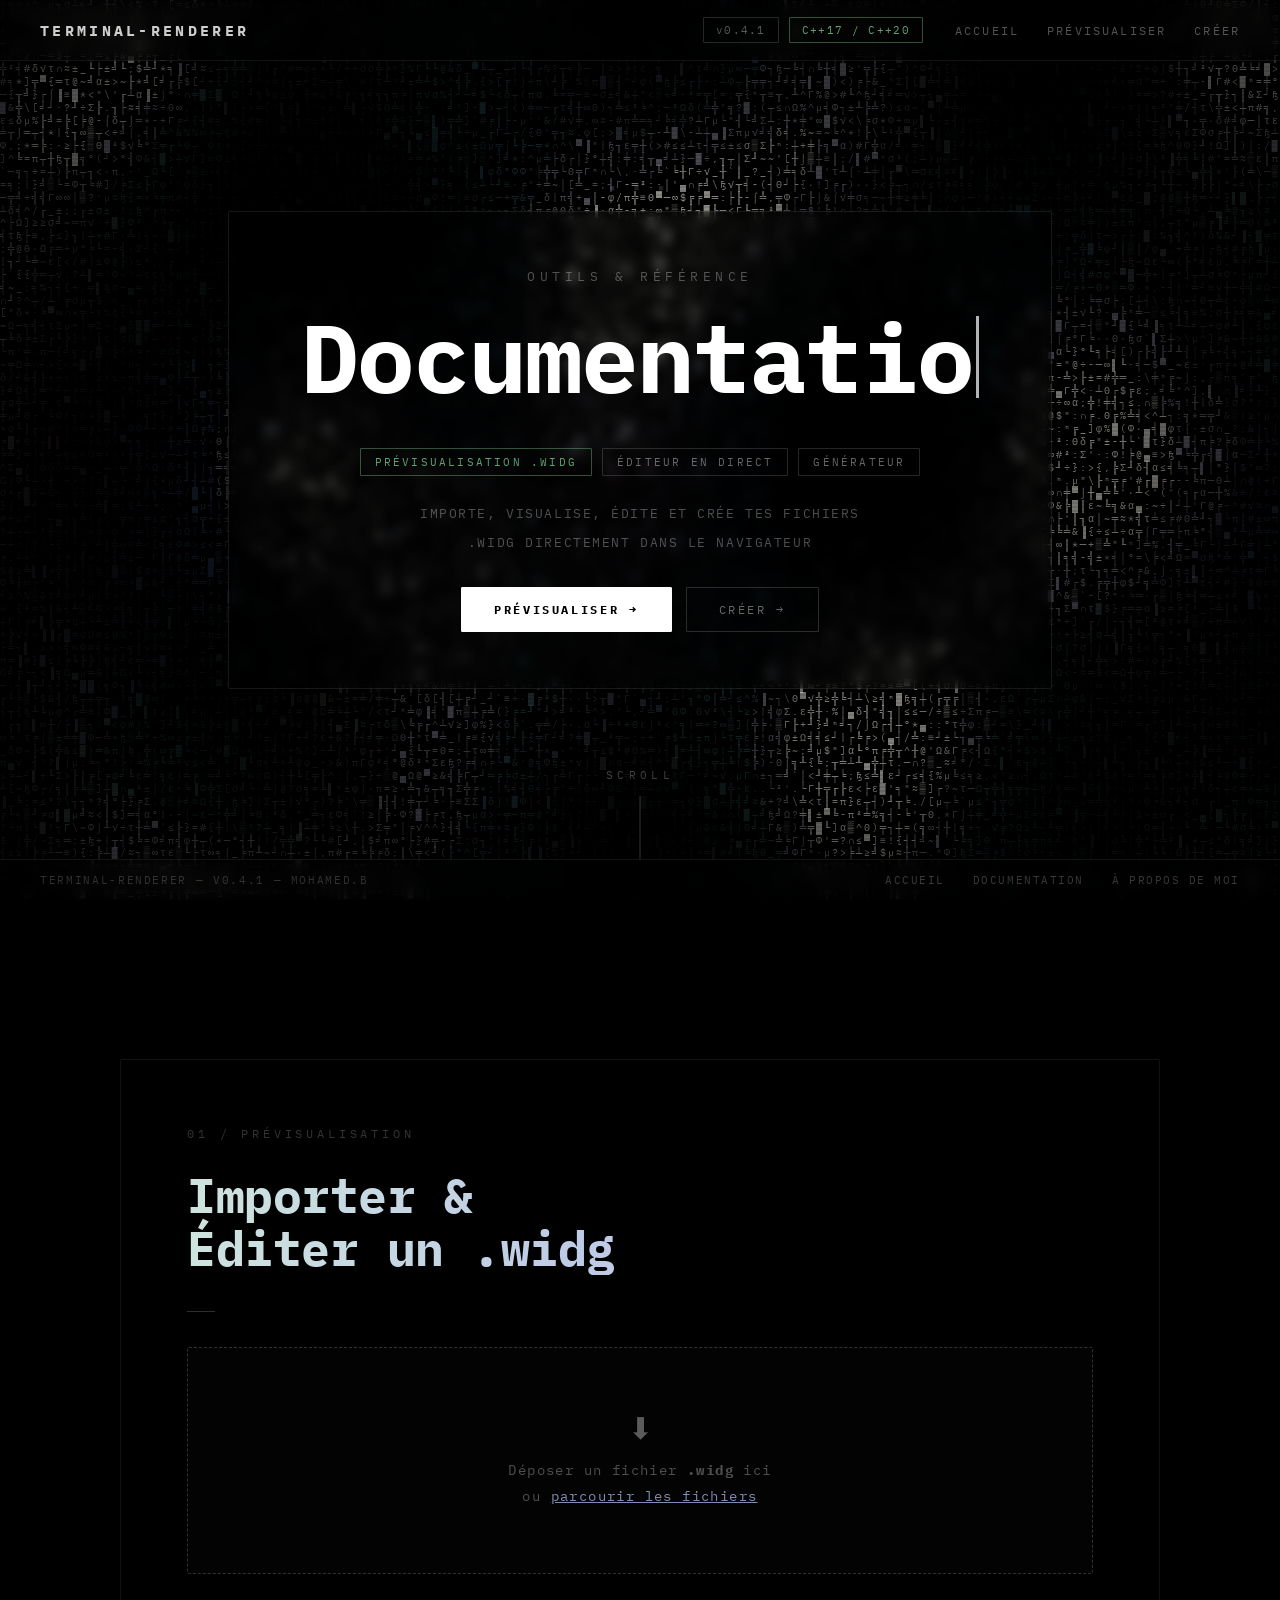
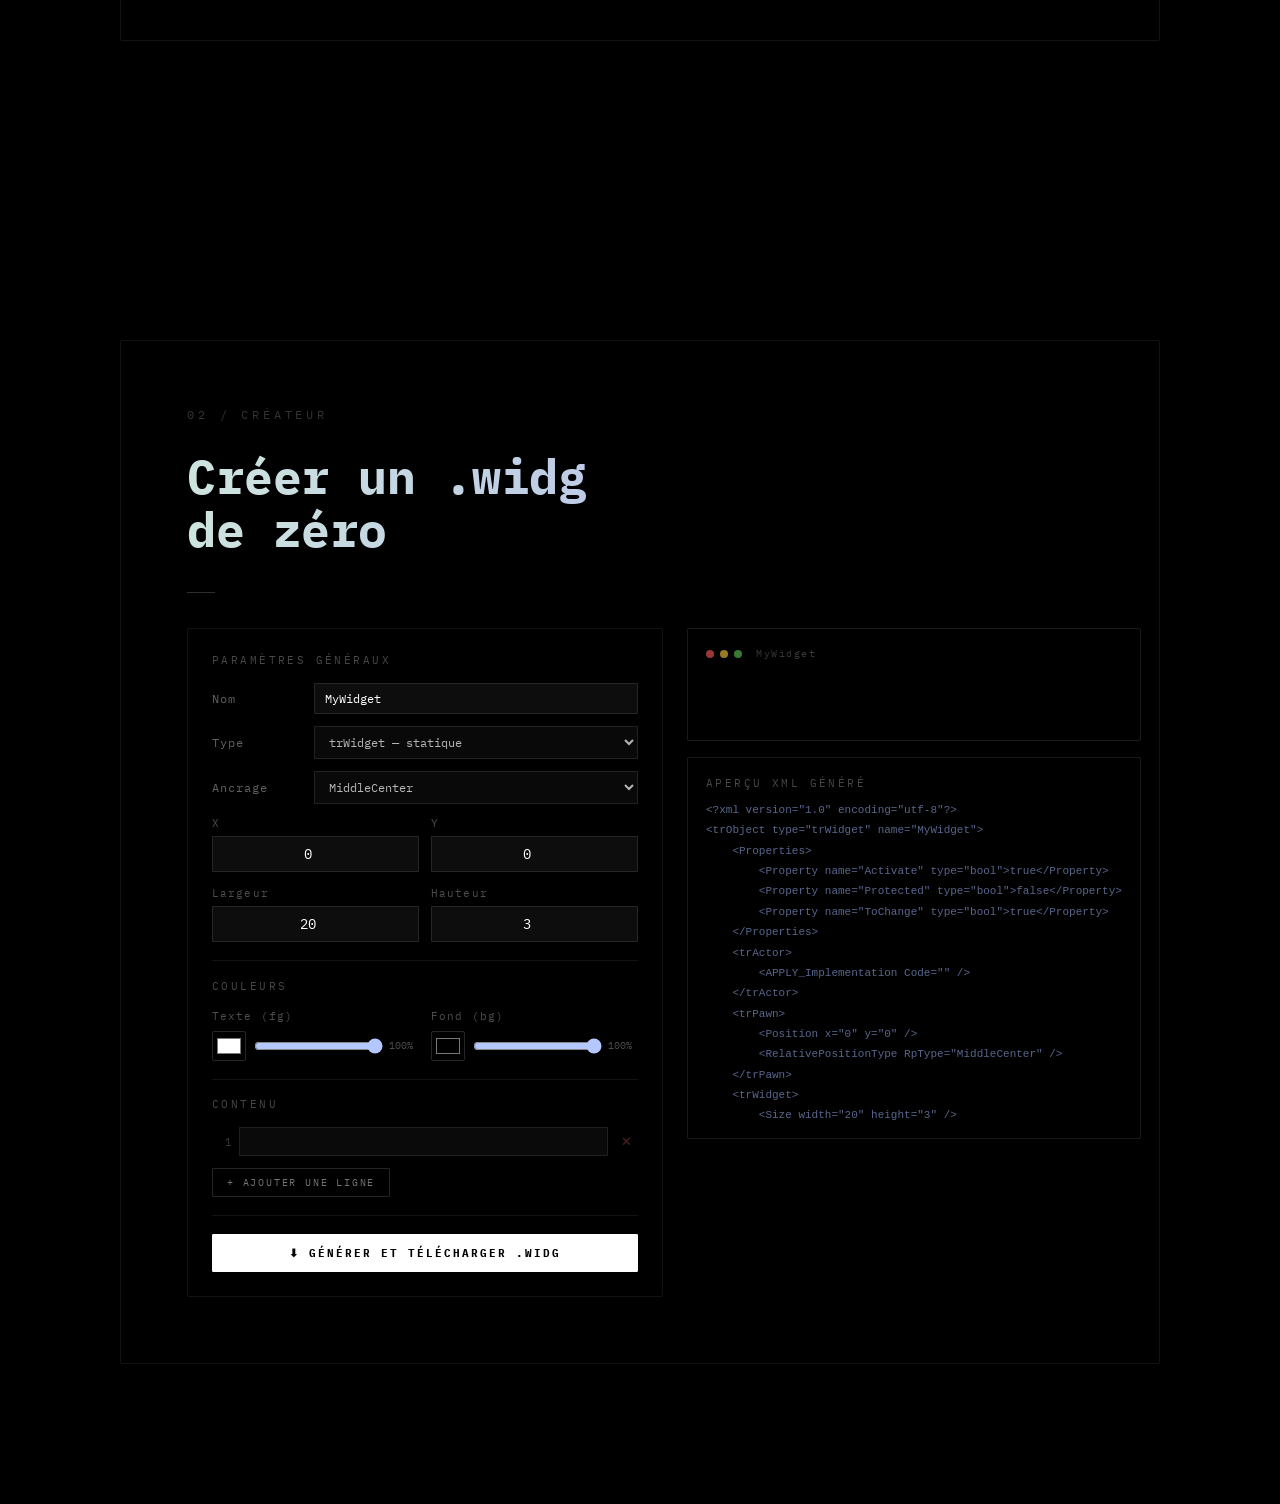
<file: doc.html>
<!DOCTYPE html>
<html lang="fr">
<head>
    <meta charset="UTF-8">
    <meta name="viewport" content="width=device-width, initial-scale=1.0">
    <title>Documentation — Terminal-Renderer</title>
    <link rel="preconnect" href="https://fonts.googleapis.com">
    <link href="https://fonts.googleapis.com/css2?family=IBM+Plex+Mono:wght@400;500;700&display=swap" rel="stylesheet">
    <link rel="stylesheet" href="style.css">
    <style>
        /* ══ DOC-SPECIFIC STYLES ══ */

        /* Drop zone */
        .drop-zone {
            border: 1px dashed rgba(255,255,255,0.18);
            border-radius: 2px;
            padding: 60px 40px;
            text-align: center;
            cursor: pointer;
            transition: border-color 0.2s, background 0.2s;
            background: rgba(255,255,255,0.01);
        }
        .drop-zone:hover, .drop-zone.drag-over {
            border-color: rgba(180,200,255,0.45);
            background: rgba(180,200,255,0.04);
        }
        .drop-zone p { font-size: 14px; color: rgba(255,255,255,0.3); margin: 8px 0; letter-spacing: 0.1em; }
        .drop-zone label { color: rgba(180,200,255,0.7); cursor: pointer; text-decoration: underline; }
        .drop-zone input[type="file"] { display: none; }
        .drop-icon { font-size: 30px; margin-bottom: 14px; opacity: 0.35; }

        /* Two-col viewer */
        #viewer { display: none; }
        #viewer.active { display: block; }
        .viewer-grid {
            display: grid;
            grid-template-columns: 1fr 1fr;
            gap: 24px;
            margin-top: 24px;
        }

        /* Terminal window */
        .terminal-wrap {
            background: rgba(0,0,0,0.55);
            border: 0.5px solid rgba(255,255,255,0.1);
            border-radius: 2px;
            padding: 18px;
        }
        .terminal-bar {
            display: flex; align-items: center; gap: 6px;
            margin-bottom: 14px;
        }
        .t-dot { width: 8px; height: 8px; border-radius: 50%; }
        .t-dot.r { background: rgba(255,90,90,0.6); }
        .t-dot.y { background: rgba(255,200,60,0.6); }
        .t-dot.g { background: rgba(90,200,90,0.6); }
        .t-title { font-size: 10px; letter-spacing: 0.15em; color: rgba(255,255,255,0.22); margin-left: 8px; }

        .preview-meta { display: flex; gap: 8px; flex-wrap: wrap; margin-bottom: 12px; }
        .preview-badge {
            font-size: 10px; letter-spacing: 0.12em;
            padding: 3px 10px;
            border: 0.5px solid rgba(255,255,255,0.12);
            color: rgba(255,255,255,0.35);
            border-radius: 1px;
        }
        .preview-badge.anim { border-color: rgba(120,200,140,0.4); color: rgba(120,200,140,0.85); }

        #terminal-content, #cr-terminal-content {
            font-family: 'IBM Plex Mono', 'Courier New', monospace;
            font-size: 14px; line-height: 1.45;
            white-space: pre;
            padding: 12px 16px;
            border-radius: 2px;
            overflow-x: auto;
            min-height: 48px;
        }

        /* Animation controls */
        .anim-panel {
            display: none; margin-top: 14px;
            padding: 16px 20px;
            border: 0.5px solid rgba(120,200,140,0.2);
            background: rgba(120,200,140,0.03);
            border-radius: 2px;
        }
        .anim-panel.on { display: block; }
        .anim-header {
            font-size: 10px; letter-spacing: 0.2em;
            color: rgba(120,200,140,0.7); text-transform: uppercase;
            margin-bottom: 14px;
        }
        .anim-row { display: flex; align-items: center; gap: 10px; flex-wrap: wrap; margin-bottom: 10px; }
        .anim-btn {
            font-family: 'IBM Plex Mono', monospace; font-size: 11px;
            letter-spacing: 0.1em; padding: 8px 16px;
            background: rgba(255,255,255,0.05);
            border: 0.5px solid rgba(255,255,255,0.14);
            color: rgba(255,255,255,0.6); cursor: pointer;
            border-radius: 1px; transition: all 0.2s;
        }
        .anim-btn:hover { background: rgba(255,255,255,0.12); color: #fff; }
        .anim-btn.active { border-color: rgba(120,200,140,0.5); color: rgba(120,200,140,0.9); }
        .frame-indicator { font-size: 12px; color: rgba(255,255,255,0.28); letter-spacing: 0.1em; }

        /* Edit panel */
        .edit-panel {
            background: rgba(0,0,0,0.18);
            border: 0.5px solid rgba(255,255,255,0.07);
            border-radius: 2px; padding: 24px;
        }
        .ep-title {
            font-size: 11px; letter-spacing: 0.22em;
            color: rgba(255,255,255,0.28); text-transform: uppercase;
            margin-bottom: 16px;
        }
        .ep-divider { height: 0.5px; background: rgba(255,255,255,0.07); margin: 18px 0; }

        .ep-row {
            display: flex; align-items: center;
            gap: 12px; margin-bottom: 12px;
        }
        .ep-label {
            font-size: 12px; letter-spacing: 0.08em;
            color: rgba(255,255,255,0.38); min-width: 90px;
        }
        .ep-input {
            font-family: 'IBM Plex Mono', monospace; font-size: 12px;
            background: rgba(255,255,255,0.05);
            border: 0.5px solid rgba(255,255,255,0.1);
            color: #fff; padding: 7px 10px;
            border-radius: 1px; flex: 1;
            transition: border-color 0.2s;
        }
        .ep-input:focus { outline: none; border-color: rgba(180,200,255,0.38); }

        .ep-select {
            font-family: 'IBM Plex Mono', monospace; font-size: 12px;
            background: rgba(10,10,10,0.9);
            border: 0.5px solid rgba(255,255,255,0.1);
            color: rgba(255,255,255,0.7); padding: 7px 10px;
            border-radius: 1px; flex: 1; cursor: pointer;
        }
        .ep-select option { background: #0a0a0a; }

        /* Size grid */
        .size-grid { display: grid; grid-template-columns: 1fr 1fr; gap: 12px; margin-bottom: 14px; }
        .size-block label {
            font-size: 11px; letter-spacing: 0.1em;
            color: rgba(255,255,255,0.3); display: block; margin-bottom: 6px;
        }
        .size-input {
            font-family: 'IBM Plex Mono', monospace; font-size: 14px;
            background: rgba(255,255,255,0.05);
            border: 0.5px solid rgba(255,255,255,0.1);
            color: #fff; padding: 8px; border-radius: 1px;
            width: 100%; text-align: center;
        }
        .size-input:focus { outline: none; border-color: rgba(180,200,255,0.38); }

        /* Color pickers */
        .color-grid { display: grid; grid-template-columns: 1fr 1fr; gap: 12px; margin-bottom: 16px; }
        .color-block label {
            font-size: 11px; letter-spacing: 0.1em;
            color: rgba(255,255,255,0.3); display: block; margin-bottom: 8px;
        }
        .color-row-inner { display: flex; align-items: center; gap: 8px; }
        input[type="color"] {
            width: 34px; height: 30px; padding: 2px;
            border: 0.5px solid rgba(255,255,255,0.15);
            border-radius: 2px; cursor: pointer; background: none;
        }
        .alpha-wrap { flex: 1; display: flex; align-items: center; gap: 6px; }
        input[type="range"] { flex: 1; accent-color: rgba(180,200,255,0.8); cursor: pointer; }
        .alpha-val { font-size: 10px; color: rgba(255,255,255,0.3); min-width: 30px; }

        /* Lines editor */
        .lines-editor { margin-bottom: 12px; }
        .line-row { display: flex; align-items: center; gap: 7px; margin-bottom: 7px; }
        .line-num { font-size: 11px; color: rgba(255,255,255,0.2); min-width: 20px; text-align: right; }
        .line-input {
            font-family: 'IBM Plex Mono', monospace; font-size: 12px;
            background: rgba(255,255,255,0.04);
            border: 0.5px solid rgba(255,255,255,0.09);
            color: rgba(255,255,255,0.8); padding: 6px 10px;
            flex: 1; border-radius: 1px;
        }
        .line-input:focus { outline: none; border-color: rgba(180,200,255,0.28); }
        .line-del {
            font-size: 13px; color: rgba(200,80,80,0.4); cursor: pointer;
            background: none; border: none; padding: 2px 6px;
            transition: color 0.2s;
        }
        .line-del:hover { color: rgba(200,80,80,0.9); }

        /* Doc buttons */
        .doc-btn {
            font-family: 'IBM Plex Mono', monospace; font-size: 11px;
            letter-spacing: 0.18em; text-transform: uppercase;
            padding: 11px 22px; cursor: pointer;
            border-radius: 1px; transition: all 0.2s; width: 100%;
        }
        .doc-btn + .doc-btn { margin-top: 8px; }
        .doc-btn-primary { background: #fff; color: #000; border: 1px solid #fff; font-weight: 700; }
        .doc-btn-primary:hover { background: transparent; color: #fff; }
        .doc-btn-ghost {
            background: transparent; color: rgba(255,255,255,0.45);
            border: 0.5px solid rgba(255,255,255,0.14);
        }
        .doc-btn-ghost:hover { color: #fff; border-color: rgba(255,255,255,0.4); }
        .doc-btn-sm {
            width: auto; font-size: 10px; padding: 7px 14px;
            margin-top: 10px; display: block;
        }

        .doc-success {
            display: none; margin-top: 10px;
            padding: 11px 16px;
            border: 0.5px solid rgba(120,200,140,0.3);
            background: rgba(120,200,140,0.04);
            color: rgba(120,200,140,0.8);
            font-size: 12px; letter-spacing: 0.1em;
            border-radius: 1px;
        }
        .doc-error {
            display: none; margin-top: 10px;
            padding: 11px 16px;
            border: 0.5px solid rgba(200,80,80,0.3);
            background: rgba(200,80,80,0.04);
            color: rgba(200,80,80,0.8);
            font-size: 12px;
        }

        /* Creator grid */
        .creator-grid { display: grid; grid-template-columns: 1fr 1fr; gap: 24px; }

        /* Frames */
        .frame-list { margin-bottom: 12px; }
        .frame-item {
            padding: 14px 16px;
            border: 0.5px solid rgba(255,255,255,0.07);
            background: rgba(255,255,255,0.015);
            margin-bottom: 8px; border-radius: 1px;
        }
        .frame-item-head {
            display: flex; justify-content: space-between;
            align-items: center; margin-bottom: 10px;
        }
        .frame-item-title { font-size: 11px; letter-spacing: 0.15em; color: rgba(255,255,255,0.38); }
        .frame-time-wrap { display: flex; align-items: center; gap: 8px; }
        .frame-time-label { font-size: 10px; color: rgba(255,255,255,0.25); }
        .frame-time-input {
            font-family: 'IBM Plex Mono', monospace; font-size: 12px;
            background: rgba(255,255,255,0.05);
            border: 0.5px solid rgba(255,255,255,0.1);
            color: #fff; padding: 5px 8px;
            border-radius: 1px; width: 72px; text-align: center;
        }
        .frame-del { font-size: 13px; color: rgba(200,80,80,0.4); cursor: pointer; background: none; border: none; transition: color 0.2s; }
        .frame-del:hover { color: rgba(200,80,80,0.9); }

        /* XML preview */
        #cr-xml-preview {
            font-size: 11px; line-height: 1.85;
            color: rgba(160,185,255,0.55);
            overflow-x: auto; white-space: pre;
            max-height: 320px; overflow-y: auto;
        }
        #cr-xml-preview::-webkit-scrollbar { width: 4px; height: 4px; }
        #cr-xml-preview::-webkit-scrollbar-track { background: transparent; }
        #cr-xml-preview::-webkit-scrollbar-thumb { background: rgba(255,255,255,0.12); border-radius: 2px; }

        /* Responsive */
        @media (max-width: 900px) {
            .viewer-grid, .creator-grid { grid-template-columns: 1fr; }
        }
        @media (max-width: 620px) {
            .color-grid { grid-template-columns: 1fr; }
            .size-grid  { grid-template-columns: 1fr 1fr; }
        }
    </style>
</head>
<body>

<canvas id="ascii-canvas"></canvas>
<div id="scanlines"></div>
<div id="vignette"></div>

<nav id="nav">
    <div id="nav-logo">Terminal-Renderer</div>
    <div id="nav-right">
        <span class="nav-badge">v0.4.1</span>
        <span class="nav-badge green">C++17 / C++20</span>
        <div id="nav-links">
            <a class="nav-link" href="index.html">Accueil</a>
            <a class="nav-link" href="#previewer">Prévisualiser</a>
            <a class="nav-link" href="#creator">Créer</a>
        </div>
    </div>
</nav>

<!-- HERO -->
<section id="hero">
    <div id="hero-card">
        <div id="hero-eyebrow">Outils &amp; Référence</div>
        <h1 id="hero-title">
            <span id="title-main"></span><span id="title-cursor"></span>
        </h1>
        <div id="hero-meta">
            <span class="meta-pill active">Prévisualisation .widg</span>
            <span class="meta-pill">Éditeur en direct</span>
            <span class="meta-pill">Générateur</span>
        </div>
        <p id="hero-sub">Importe, visualise, édite et crée tes fichiers .widg directement dans le navigateur</p>
        <div id="hero-cta">
            <a href="#previewer" class="btn btn-primary">Prévisualiser →</a>
            <a href="#creator" class="btn btn-ghost">Créer →</a>
        </div>
    </div>
    <div id="scroll-hint"><span>Scroll</span><div class="scroll-bar"></div></div>
</section>

<div class="sections-wrapper">

<!-- ══ SECTION 1: PRÉVISUALISER ══ -->
<section class="section" id="previewer">
    <div class="section-inner">
        <div class="section-card">
            <p class="section-num">01 / Prévisualisation</p>
            <h2 class="section-title shimmer-text">Importer &amp;<br>Éditer un .widg</h2>
            <div class="section-rule"></div>

            <!-- Drop zone -->
            <div class="drop-zone" id="drop-zone">
                <div class="drop-icon">⬇</div>
                <p>Déposer un fichier <strong>.widg</strong> ici</p>
                <p>ou <label for="file-input">parcourir les fichiers</label></p>
                <input type="file" id="file-input" accept=".widg,.xml">
            </div>
            <div class="doc-error" id="parse-error"></div>

            <!-- Viewer -->
            <div id="viewer">
                <div class="viewer-grid">

                    <!-- LEFT: Preview + anim -->
                    <div>
                        <div class="terminal-wrap">
                            <div class="terminal-bar">
                                <div class="t-dot r"></div>
                                <div class="t-dot y"></div>
                                <div class="t-dot g"></div>
                                <span class="t-title" id="preview-filename">widget.widg</span>
                            </div>
                            <div class="preview-meta" id="preview-meta"></div>
                            <div id="terminal-content"></div>
                        </div>
                        <!-- Animation panel -->
                        <div class="anim-panel" id="anim-panel">
                            <div class="anim-header">🎞 Animation détectée — trText</div>
                            <div class="anim-row">
                                <button class="anim-btn" id="btn-prev">◀ Préc.</button>
                                <span class="frame-indicator" id="frame-ind">Frame 1 / 1</span>
                                <button class="anim-btn" id="btn-next">Suiv. ▶</button>
                            </div>
                            <div class="anim-row">
                                <button class="anim-btn" id="btn-play">▶ Lancer</button>
                                <button class="anim-btn" id="btn-stop">⏹ Arrêter</button>
                                <span style="font-size:11px;color:rgba(255,255,255,0.22);" id="anim-speed-label">Vitesse auto</span>
                            </div>
                        </div>
                    </div>

                    <!-- RIGHT: Editor -->
                    <div class="edit-panel">
                        <div class="ep-title">Éditer le widget</div>

                        <div class="ep-row">
                            <span class="ep-label">Nom</span>
                            <input type="text" class="ep-input" id="edit-name" placeholder="MyWidget">
                        </div>

                        <div class="size-grid">
                            <div class="size-block">
                                <label>Largeur (width)</label>
                                <input type="number" class="size-input" id="edit-width" min="1" max="300">
                            </div>
                            <div class="size-block">
                                <label>Hauteur (height)</label>
                                <input type="number" class="size-input" id="edit-height" min="1" max="200">
                            </div>
                        </div>

                        <div class="ep-divider"></div>
                        <div class="ep-title">Couleurs</div>

                        <div class="color-grid">
                            <div class="color-block">
                                <label>Texte (foreground)</label>
                                <div class="color-row-inner">
                                    <input type="color" id="edit-fg">
                                    <div class="alpha-wrap">
                                        <input type="range" id="edit-fg-a" min="0" max="255" value="255">
                                        <span class="alpha-val" id="edit-fg-av">100%</span>
                                    </div>
                                </div>
                            </div>
                            <div class="color-block">
                                <label>Fond (background)</label>
                                <div class="color-row-inner">
                                    <input type="color" id="edit-bg">
                                    <div class="alpha-wrap">
                                        <input type="range" id="edit-bg-a" min="0" max="255" value="255">
                                        <span class="alpha-val" id="edit-bg-av">100%</span>
                                    </div>
                                </div>
                            </div>
                        </div>

                        <div class="ep-divider"></div>
                        <div class="ep-title">Contenu (lignes)</div>
                        <div class="lines-editor" id="lines-editor"></div>
                        <button class="doc-btn doc-btn-ghost doc-btn-sm" id="btn-add-line">+ Ajouter une ligne</button>

                        <div class="ep-divider"></div>
                        <button class="doc-btn doc-btn-primary" id="btn-download">⬇ Télécharger .widg</button>
                        <button class="doc-btn doc-btn-ghost" id="btn-reset">↺ Charger un autre fichier</button>
                        <div class="doc-success" id="dl-success">✓ Fichier généré avec succès !</div>
                    </div>
                </div>
            </div>
        </div>
    </div>
</section>

<!-- ══ SECTION 2: CRÉATEUR ══ -->
<section class="section" id="creator">
    <div class="section-inner">
        <div class="section-card">
            <p class="section-num">02 / Créateur</p>
            <h2 class="section-title shimmer-text">Créer un .widg<br>de zéro</h2>
            <div class="section-rule"></div>

            <div class="creator-grid">

                <!-- LEFT: Form -->
                <div class="edit-panel">
                    <div class="ep-title">Paramètres généraux</div>

                    <div class="ep-row">
                        <span class="ep-label">Nom</span>
                        <input type="text" class="ep-input" id="cr-name" value="MyWidget">
                    </div>
                    <div class="ep-row">
                        <span class="ep-label">Type</span>
                        <select class="ep-select" id="cr-type">
                            <option value="trWidget">trWidget — statique</option>
                            <option value="trText">trText — animé</option>
                        </select>
                    </div>
                    <div class="ep-row">
                        <span class="ep-label">Ancrage</span>
                        <select class="ep-select" id="cr-rp">
                            <option value="MiddleCenter">MiddleCenter</option>
                            <option value="TopLeft">TopLeft</option>
                            <option value="TopCenter">TopCenter</option>
                            <option value="TopRight">TopRight</option>
                            <option value="MiddleLeft">MiddleLeft</option>
                            <option value="MiddleRight">MiddleRight</option>
                            <option value="BottomLeft">BottomLeft</option>
                            <option value="BottomCenter">BottomCenter</option>
                            <option value="BottomRight">BottomRight</option>
                        </select>
                    </div>

                    <div class="size-grid">
                        <div class="size-block"><label>X</label><input type="number" class="size-input" id="cr-x" value="0"></div>
                        <div class="size-block"><label>Y</label><input type="number" class="size-input" id="cr-y" value="0"></div>
                    </div>
                    <div class="size-grid">
                        <div class="size-block"><label>Largeur</label><input type="number" class="size-input" id="cr-w" value="20" min="1"></div>
                        <div class="size-block"><label>Hauteur</label><input type="number" class="size-input" id="cr-h" value="3" min="1"></div>
                    </div>

                    <div class="ep-divider"></div>
                    <div class="ep-title">Couleurs</div>
                    <div class="color-grid">
                        <div class="color-block">
                            <label>Texte (fg)</label>
                            <div class="color-row-inner">
                                <input type="color" id="cr-fg" value="#ffffff">
                                <div class="alpha-wrap">
                                    <input type="range" id="cr-fg-a" min="0" max="255" value="255">
                                    <span class="alpha-val" id="cr-fg-av">100%</span>
                                </div>
                            </div>
                        </div>
                        <div class="color-block">
                            <label>Fond (bg)</label>
                            <div class="color-row-inner">
                                <input type="color" id="cr-bg" value="#000000">
                                <div class="alpha-wrap">
                                    <input type="range" id="cr-bg-a" min="0" max="255" value="255">
                                    <span class="alpha-val" id="cr-bg-av">100%</span>
                                </div>
                            </div>
                        </div>
                    </div>

                    <div class="ep-divider"></div>
                    <div class="ep-title">Contenu</div>
                    <div class="lines-editor" id="cr-lines-editor"></div>
                    <button class="doc-btn doc-btn-ghost doc-btn-sm" id="cr-add-line">+ Ajouter une ligne</button>

                    <!-- Frames (trText only) -->
                    <div id="cr-anim-wrap" style="display:none;">
                        <div class="ep-divider"></div>
                        <div class="ep-title">Frames d'animation (RawFrame)</div>
                        <div class="frame-list" id="cr-frame-list"></div>
                        <button class="doc-btn doc-btn-ghost doc-btn-sm" id="cr-add-frame">+ Ajouter une frame</button>
                    </div>

                    <div class="ep-divider"></div>
                    <button class="doc-btn doc-btn-primary" id="cr-download">⬇ Générer et Télécharger .widg</button>
                    <div class="doc-success" id="cr-success">✓ Fichier généré avec succès !</div>
                </div>

                <!-- RIGHT: Live preview -->
                <div>
                    <div class="terminal-wrap" style="margin-bottom:16px;">
                        <div class="terminal-bar">
                            <div class="t-dot r"></div><div class="t-dot y"></div><div class="t-dot g"></div>
                            <span class="t-title" id="cr-preview-name">MyWidget</span>
                        </div>
                        <div id="cr-terminal-content"></div>
                    </div>
                    <div class="terminal-wrap">
                        <div class="ep-title" style="margin-bottom:10px;">Aperçu XML généré</div>
                        <pre id="cr-xml-preview"></pre>
                    </div>
                </div>
            </div>
        </div>
    </div>
</section>

</div><!-- /sections-wrapper -->

<div id="bottom-bar">
    <span class="bottom-left">Terminal-Renderer — v0.4.1 — MOHAMED.B</span>
    <div class="bottom-links">
        <a class="bottom-link" href="index.html">Accueil</a>
        <a class="bottom-link" href="documentation.html">Documentation</a>
        <a class="bottom-link" href="apropos.html">À propos de moi</a>
    </div>
</div>

<script src="script.js"></script>
<script>
/* ══════════════════════════════════════════════
   TYPEWRITER — "Documentation"
══════════════════════════════════════════════ */
(function () {
    const elMain   = document.getElementById('title-main');
    const elCursor = document.getElementById('title-cursor');
    const word = 'Documentation';
    let i = 0;
    function type() {
        elMain.textContent = word.slice(0, i++);
        if (i <= word.length) setTimeout(type, 80);
        else setTimeout(() => {
            elMain.classList.add('shimmer-text');
            elCursor.style.display = 'none';
        }, 400);
    }
    setTimeout(type, 900);
})();

/* ══════════════════════════════════════════════
   COLOR UTILITIES
══════════════════════════════════════════════ */
function parseColor(hex) {
    // Accepts #RRGGBB or #RRGGBBAA
    if (!hex) return { hex6: '#ffffff', alpha: 255 };
    const h = hex.replace('#', '');
    return {
        hex6:  '#' + h.substr(0, 6),
        alpha: h.length >= 8 ? parseInt(h.substr(6, 2), 16) : 255
    };
}
function toCSS(hex) {
    const { hex6, alpha } = parseColor(hex);
    const h = hex6.replace('#', '');
    const r = parseInt(h.substr(0,2),16);
    const g = parseInt(h.substr(2,2),16);
    const b = parseInt(h.substr(4,2),16);
    return `rgba(${r},${g},${b},${(alpha/255).toFixed(2)})`;
}
function toHexAA(hex6, alphaInt) {
    const a = Math.round(Math.max(0, Math.min(255, alphaInt))).toString(16).padStart(2,'0');
    return hex6 + a;
}
function pct(a) { return Math.round(a / 255 * 100) + '%'; }

function bindAlpha(rangeId, valId) {
    const r = document.getElementById(rangeId);
    const v = document.getElementById(valId);
    r.addEventListener('input', () => v.textContent = pct(r.value));
}
bindAlpha('edit-fg-a','edit-fg-av');
bindAlpha('edit-bg-a','edit-bg-av');
bindAlpha('cr-fg-a','cr-fg-av');
bindAlpha('cr-bg-a','cr-bg-av');

/* ══════════════════════════════════════════════
   .WIDG PARSER
══════════════════════════════════════════════ */
function parseWidg(xmlStr) {
    const parser = new DOMParser();
    const doc = parser.parseFromString(xmlStr, 'text/xml');
    if (doc.querySelector('parsererror')) {
        const msg = doc.querySelector('parsererror').textContent;
        throw new Error('XML invalide : ' + msg.split('\n')[0]);
    }

    const root = doc.querySelector('trObject');
    if (!root) throw new Error('Élément <trObject> introuvable dans le fichier');

    const type = root.getAttribute('type') || 'trWidget';
    const name = root.getAttribute('name') || 'Widget';

    // Properties
    const properties = Array.from(doc.querySelectorAll('Properties > Property')).map(p => ({
        name:  p.getAttribute('name')  || '',
        ptype: p.getAttribute('type')  || 'bool',
        value: p.textContent.trim()    || 'true'
    }));
    if (!properties.length) {
        properties.push(
            { name:'Activate', ptype:'bool', value:'true'  },
            { name:'Protected',ptype:'bool', value:'false' },
            { name:'ToChange', ptype:'bool', value:'true'  }
        );
    }

    // Position
    const posEl = root.querySelector('trPawn > Position');
    const relEl = root.querySelector('trPawn > RelativePositionType');
    const position = {
        x:      posEl ? posEl.getAttribute('x')        : '0',
        y:      posEl ? posEl.getAttribute('y')        : '0',
        rpType: relEl ? relEl.getAttribute('RpType')   : 'MiddleCenter'
    };

    // Find direct child trWidget or trText
    let widgetEl = null, textEl = null;
    for (const child of root.children) {
        if (child.tagName === 'trWidget') widgetEl = child;
        if (child.tagName === 'trText')   textEl   = child;
    }

    function extractWidget(el) {
        const sizeEl  = el.querySelector(':scope > Size');
        const colorEl = el.querySelector(':scope > Color');
        const lines   = Array.from(el.querySelectorAll(':scope > Content > Line'))
                            .map(l => l.getAttribute('Content') || '');
        return {
            width:  sizeEl  ? (parseInt(sizeEl.getAttribute('width'))  || 20) : 20,
            height: sizeEl  ? (parseInt(sizeEl.getAttribute('height')) || 5)  : 5,
            fg: colorEl ? colorEl.getAttribute('foreground') : '#ffffffff',
            bg: colorEl ? colorEl.getAttribute('background') : '#000000ff',
            lines: lines.length ? lines : ['']
        };
    }

    let widget    = widgetEl ? extractWidget(widgetEl) : (textEl ? extractWidget(textEl) : null);
    let animation = null;

    if (textEl) {
        const frames = [];
        textEl.querySelectorAll(':scope > Animation > RawFrame').forEach(rf => {
            const fLines = Array.from(rf.querySelectorAll('Content > Line'))
                               .map(l => l.getAttribute('Content') || '');
            frames.push({
                number: parseInt(rf.getAttribute('number') || '0'),
                time:   parseInt(rf.getAttribute('time')   || '200'),
                lines:  fLines.length ? fLines : ['']
            });
        });
        frames.sort((a, b) => a.number - b.number);
        if (frames.length) animation = frames;
    }

    // Ensure widget is valid
    if (!widget) widget = { width:20, height:5, fg:'#ffffffff', bg:'#000000ff', lines:[''] };

    return { type, name, properties, position, widget, animation, isAnimated: !!animation };
}

/* ══════════════════════════════════════════════
   .WIDG GENERATOR
══════════════════════════════════════════════ */
function generateWidg(data) {
    const e = s => String(s||'')
        .replace(/&/g,'&amp;').replace(/</g,'&lt;')
        .replace(/>/g,'&gt;').replace(/"/g,'&quot;');

    const props = (data.properties || []).map(p =>
        `        <Property name="${e(p.name)}" type="${e(p.ptype||'bool')}">${e(p.value)}</Property>`
    ).join('\n');

    const w = data.widget || { width:20, height:5, fg:'#ffffffff', bg:'#000000ff', lines:[''] };
    const lines = (w.lines||['']).map(l => `            <Line Content="${e(l)}" />`).join('\n');

    const tag = data.type === 'trText' ? 'trText' : 'trWidget';
    const pos = data.position || { x:0, y:0, rpType:'MiddleCenter' };

    let animBlock = '';
    if (data.type === 'trText' && data.animation?.length) {
        const frames = data.animation.map((f, i) => {
            const fl = (f.lines||['']).map(l => `                    <Line Content="${e(l)}" />`).join('\n');
            return `            <RawFrame number="${i}" time="${f.time||200}">\n                <Content>\n${fl}\n                </Content>\n            </RawFrame>`;
        }).join('\n');
        animBlock = `\n        <Animation>\n${frames}\n        </Animation>`;
    }

    return `<?xml version="1.0" encoding="utf-8"?>
<trObject type="${e(data.type)}" name="${e(data.name)}">
    <Properties>
${props}
    </Properties>
    <trActor>
        <APPLY_Implementation Code="" />
    </trActor>
    <trPawn>
        <Position x="${e(String(pos.x))}" y="${e(String(pos.y))}" />
        <RelativePositionType RpType="${e(pos.rpType)}" />
    </trPawn>
    <${tag}>
        <Size width="${w.width}" height="${w.height}" />
        <Content>
${lines}
        </Content>
        <Color foreground="${e(w.fg)}" background="${e(w.bg)}" />${animBlock}
    </${tag}>
</trObject>`;
}

/* ══════════════════════════════════════════════
   DOWNLOAD HELPER
══════════════════════════════════════════════ */
function download(content, filename) {
    const blob = new Blob([content], { type: 'text/xml;charset=utf-8' });
    const url  = URL.createObjectURL(blob);
    const a    = Object.assign(document.createElement('a'), { href: url, download: filename + '.widg' });
    document.body.appendChild(a); a.click();
    document.body.removeChild(a); URL.revokeObjectURL(url);
}

/* ══════════════════════════════════════════════
   RENDER PREVIEW
══════════════════════════════════════════════ */
function renderPreview(widget, lines, targetId) {
    const el = document.getElementById(targetId);
    if (!el) return;
    el.style.backgroundColor = toCSS(widget.bg);
    el.style.color           = toCSS(widget.fg);
    el.textContent = (lines || widget.lines || ['']).join('\n');
}

/* ══════════════════════════════════════════════
   VIEWER / EDITOR
══════════════════════════════════════════════ */
let ST       = null;  // current state
let animTmr  = null;
let curFrame = 0;

function loadState(parsed, filename) {
    ST = JSON.parse(JSON.stringify(parsed));
    curFrame = 0; stopAnim();

    document.getElementById('drop-zone').style.display = 'none';
    document.getElementById('viewer').classList.add('active');

    // Filename
    document.getElementById('preview-filename').textContent = filename || 'widget.widg';

    // Meta badges
    const meta = document.getElementById('preview-meta');
    meta.innerHTML = '';
    const badge = (txt, cls) => {
        const b = document.createElement('span');
        b.className = 'preview-badge' + (cls ? ' '+cls : '');
        b.textContent = txt; meta.appendChild(b);
    };
    badge(ST.type); badge(ST.name);
    if (ST.widget) badge(`${ST.widget.width}×${ST.widget.height}`);
    if (ST.isAnimated) badge('🎞 Animé', 'anim');

    // Fill editor
    document.getElementById('edit-name').value   = ST.name;
    document.getElementById('edit-width').value  = ST.widget?.width  || 20;
    document.getElementById('edit-height').value = ST.widget?.height || 5;
    if (ST.widget) {
        const fg = parseColor(ST.widget.fg);
        const bg = parseColor(ST.widget.bg);
        document.getElementById('edit-fg').value = fg.hex6;
        document.getElementById('edit-fg-a').value = fg.alpha;
        document.getElementById('edit-fg-av').textContent = pct(fg.alpha);
        document.getElementById('edit-bg').value = bg.hex6;
        document.getElementById('edit-bg-a').value = bg.alpha;
        document.getElementById('edit-bg-av').textContent = pct(bg.alpha);
    }

    rebuildLines();

    // Animation panel
    const ap = document.getElementById('anim-panel');
    if (ST.isAnimated) { ap.classList.add('on'); updateFrameInd(); }
    else               { ap.classList.remove('on'); }

    updatePreview();
}

function updatePreview() {
    if (!ST?.widget) return;
    const lines = (ST.isAnimated && ST.animation?.[curFrame])
        ? ST.animation[curFrame].lines
        : ST.widget.lines;
    renderPreview(ST.widget, lines, 'terminal-content');
}

function updateFrameInd() {
    const total = ST?.animation?.length || 1;
    document.getElementById('frame-ind').textContent = `Frame ${curFrame + 1} / ${total}`;
}

function stopAnim() {
    if (animTmr) { clearInterval(animTmr); animTmr = null; }
    document.getElementById('btn-play')?.classList.remove('active');
}

// Rebuild line editor rows
function rebuildLines() {
    const c = document.getElementById('lines-editor');
    c.innerHTML = '';
    (ST?.widget?.lines || []).forEach((ln, i) => {
        c.appendChild(makeLineRow(ln, i, () => {
            ST.widget.lines[i] = arguments[0];
            updatePreview();
        }, () => {
            ST.widget.lines.splice(i, 1);
            rebuildLines(); updatePreview();
        }));
    });
}

function makeLineRow(text, idx, onChange, onDel) {
    const row = document.createElement('div');
    row.className = 'line-row';
    const num = document.createElement('span');
    num.className = 'line-num'; num.textContent = idx + 1;
    const inp = document.createElement('input');
    inp.type = 'text'; inp.className = 'line-input'; inp.value = text;
    inp.addEventListener('input', () => onChange(inp.value));
    const del = document.createElement('button');
    del.className = 'line-del'; del.textContent = '✕';
    del.addEventListener('click', onDel);
    row.appendChild(num); row.appendChild(inp); row.appendChild(del);
    return row;
}

// Editor live-update
['edit-name','edit-width','edit-height','edit-fg','edit-fg-a','edit-bg','edit-bg-a'].forEach(id => {
    document.getElementById(id).addEventListener('input', () => {
        if (!ST) return;
        ST.name = document.getElementById('edit-name').value;
        if (ST.widget) {
            ST.widget.width  = parseInt(document.getElementById('edit-width').value)  || 20;
            ST.widget.height = parseInt(document.getElementById('edit-height').value) || 5;
            ST.widget.fg = toHexAA(document.getElementById('edit-fg').value, +document.getElementById('edit-fg-a').value);
            ST.widget.bg = toHexAA(document.getElementById('edit-bg').value, +document.getElementById('edit-bg-a').value);
        }
        updatePreview();
    });
});

document.getElementById('btn-add-line').addEventListener('click', () => {
    if (!ST?.widget) return;
    ST.widget.lines.push(''); rebuildLines(); updatePreview();
});

// Animation buttons
document.getElementById('btn-prev').addEventListener('click', () => {
    stopAnim();
    if (!ST?.animation?.length) return;
    curFrame = (curFrame - 1 + ST.animation.length) % ST.animation.length;
    updateFrameInd(); updatePreview();
});
document.getElementById('btn-next').addEventListener('click', () => {
    stopAnim();
    if (!ST?.animation?.length) return;
    curFrame = (curFrame + 1) % ST.animation.length;
    updateFrameInd(); updatePreview();
});
document.getElementById('btn-play').addEventListener('click', () => {
    if (animTmr) { stopAnim(); return; }
    if (!ST?.animation?.length) return;
    document.getElementById('btn-play').classList.add('active');
    const tick = () => {
        curFrame = (curFrame + 1) % ST.animation.length;
        updateFrameInd(); updatePreview();
        animTmr = setTimeout(tick, ST.animation[curFrame]?.time || 200);
    };
    animTmr = setTimeout(tick, ST.animation[curFrame]?.time || 200);
});
document.getElementById('btn-stop').addEventListener('click', stopAnim);

// Download
document.getElementById('btn-download').addEventListener('click', () => {
    if (!ST) return;
    download(generateWidg(ST), ST.name || 'widget');
    const s = document.getElementById('dl-success');
    s.style.display = 'block'; setTimeout(() => s.style.display='none', 3000);
});
document.getElementById('btn-reset').addEventListener('click', () => {
    ST = null; curFrame = 0; stopAnim();
    document.getElementById('drop-zone').style.display = '';
    document.getElementById('viewer').classList.remove('active');
    document.getElementById('file-input').value = '';
    document.getElementById('parse-error').style.display = 'none';
});

// Drop zone / file input
function handleFile(file) {
    if (!file) return;
    const reader = new FileReader();
    reader.onload = e => {
        const errEl = document.getElementById('parse-error');
        try {
            const parsed = parseWidg(e.target.result);
            errEl.style.display = 'none';
            loadState(parsed, file.name);
        } catch (err) {
            errEl.textContent = '✗ ' + err.message;
            errEl.style.display = 'block';
        }
    };
    reader.readAsText(file);
}

const dz = document.getElementById('drop-zone');
const fi = document.getElementById('file-input');
dz.addEventListener('dragover',  e => { e.preventDefault(); dz.classList.add('drag-over'); });
dz.addEventListener('dragleave', () => dz.classList.remove('drag-over'));
dz.addEventListener('drop', e => { e.preventDefault(); dz.classList.remove('drag-over'); handleFile(e.dataTransfer.files[0]); });
dz.addEventListener('click', () => fi.click());
fi.addEventListener('change', e => handleFile(e.target.files[0]));

/* ══════════════════════════════════════════════
   CREATOR
══════════════════════════════════════════════ */
const CR = {
    name: 'MyWidget', type: 'trWidget',
    position: { x: 0, y: 0, rpType: 'MiddleCenter' },
    widget: { width: 20, height: 3, fg: '#ffffffff', bg: '#000000ff', lines: [''] },
    animation: [],
    isAnimated: false,
    properties: [
        { name:'Activate',  ptype:'bool', value:'true'  },
        { name:'Protected', ptype:'bool', value:'false' },
        { name:'ToChange',  ptype:'bool', value:'true'  }
    ]
};

function crRebuildLines() {
    const c = document.getElementById('cr-lines-editor');
    c.innerHTML = '';
    CR.widget.lines.forEach((ln, i) => {
        c.appendChild(makeLineRow(ln, i, v => {
            CR.widget.lines[i] = v; crUpdatePreview();
        }, () => {
            CR.widget.lines.splice(i, 1); crRebuildLines(); crUpdatePreview();
        }));
    });
}

function crRebuildFrames() {
    const c = document.getElementById('cr-frame-list');
    c.innerHTML = '';
    CR.animation.forEach((fr, fi) => {
        const item = document.createElement('div');
        item.className = 'frame-item';

        const head = document.createElement('div');
        head.className = 'frame-item-head';

        const title = document.createElement('span');
        title.className = 'frame-item-title';
        title.textContent = `RawFrame ${fi}`;

        const tw = document.createElement('div');
        tw.className = 'frame-time-wrap';
        tw.innerHTML = '<span class="frame-time-label">Durée (ms)</span>';
        const ti = document.createElement('input');
        ti.type = 'number'; ti.className = 'frame-time-input'; ti.value = fr.time;
        ti.addEventListener('input', () => { CR.animation[fi].time = parseInt(ti.value)||200; });
        tw.appendChild(ti);

        const del = document.createElement('button');
        del.className = 'frame-del'; del.textContent = '✕';
        del.addEventListener('click', () => { CR.animation.splice(fi,1); crRebuildFrames(); });

        head.appendChild(title); head.appendChild(tw); head.appendChild(del);

        const linesC = document.createElement('div');
        (fr.lines||['']).forEach((ln, li) => {
            linesC.appendChild(makeLineRow(ln, li, v => {
                CR.animation[fi].lines[li] = v;
            }, () => {
                CR.animation[fi].lines.splice(li,1); crRebuildFrames();
            }));
        });

        const addLn = document.createElement('button');
        addLn.className = 'doc-btn doc-btn-ghost doc-btn-sm';
        addLn.textContent = '+ Ligne';
        addLn.addEventListener('click', () => { CR.animation[fi].lines.push(''); crRebuildFrames(); });

        item.appendChild(head); item.appendChild(linesC); item.appendChild(addLn);
        c.appendChild(item);
    });
}

function crSyncFromForm() {
    CR.name = document.getElementById('cr-name').value || 'MyWidget';
    CR.type = document.getElementById('cr-type').value;
    CR.position = {
        x: document.getElementById('cr-x').value || '0',
        y: document.getElementById('cr-y').value || '0',
        rpType: document.getElementById('cr-rp').value
    };
    CR.widget.width  = parseInt(document.getElementById('cr-w').value)  || 20;
    CR.widget.height = parseInt(document.getElementById('cr-h').value)  || 3;
    CR.widget.fg = toHexAA(document.getElementById('cr-fg').value, +document.getElementById('cr-fg-a').value);
    CR.widget.bg = toHexAA(document.getElementById('cr-bg').value, +document.getElementById('cr-bg-a').value);
    CR.isAnimated = CR.type === 'trText';
    document.getElementById('cr-anim-wrap').style.display = CR.isAnimated ? 'block' : 'none';
}

function crUpdatePreview() {
    crSyncFromForm();
    renderPreview(CR.widget, null, 'cr-terminal-content');
    document.getElementById('cr-preview-name').textContent = CR.name;
    document.getElementById('cr-xml-preview').textContent = generateWidg(CR);
}

// Bind all creator inputs
['cr-name','cr-type','cr-rp','cr-x','cr-y','cr-w','cr-h',
 'cr-fg','cr-fg-a','cr-bg','cr-bg-a'].forEach(id => {
    const el = document.getElementById(id);
    el.addEventListener('input', crUpdatePreview);
    el.addEventListener('change', crUpdatePreview);
});

document.getElementById('cr-add-line').addEventListener('click', () => {
    CR.widget.lines.push(''); crRebuildLines(); crUpdatePreview();
});
document.getElementById('cr-add-frame').addEventListener('click', () => {
    CR.animation.push({ number: CR.animation.length, time: 200, lines: [''] });
    crRebuildFrames();
});
document.getElementById('cr-download').addEventListener('click', () => {
    crSyncFromForm();
    download(generateWidg(CR), CR.name || 'widget');
    const s = document.getElementById('cr-success');
    s.style.display = 'block'; setTimeout(() => s.style.display='none', 3000);
});

// Init creator
crRebuildLines();
crUpdatePreview();
</script>
</body>
</html>
</file>
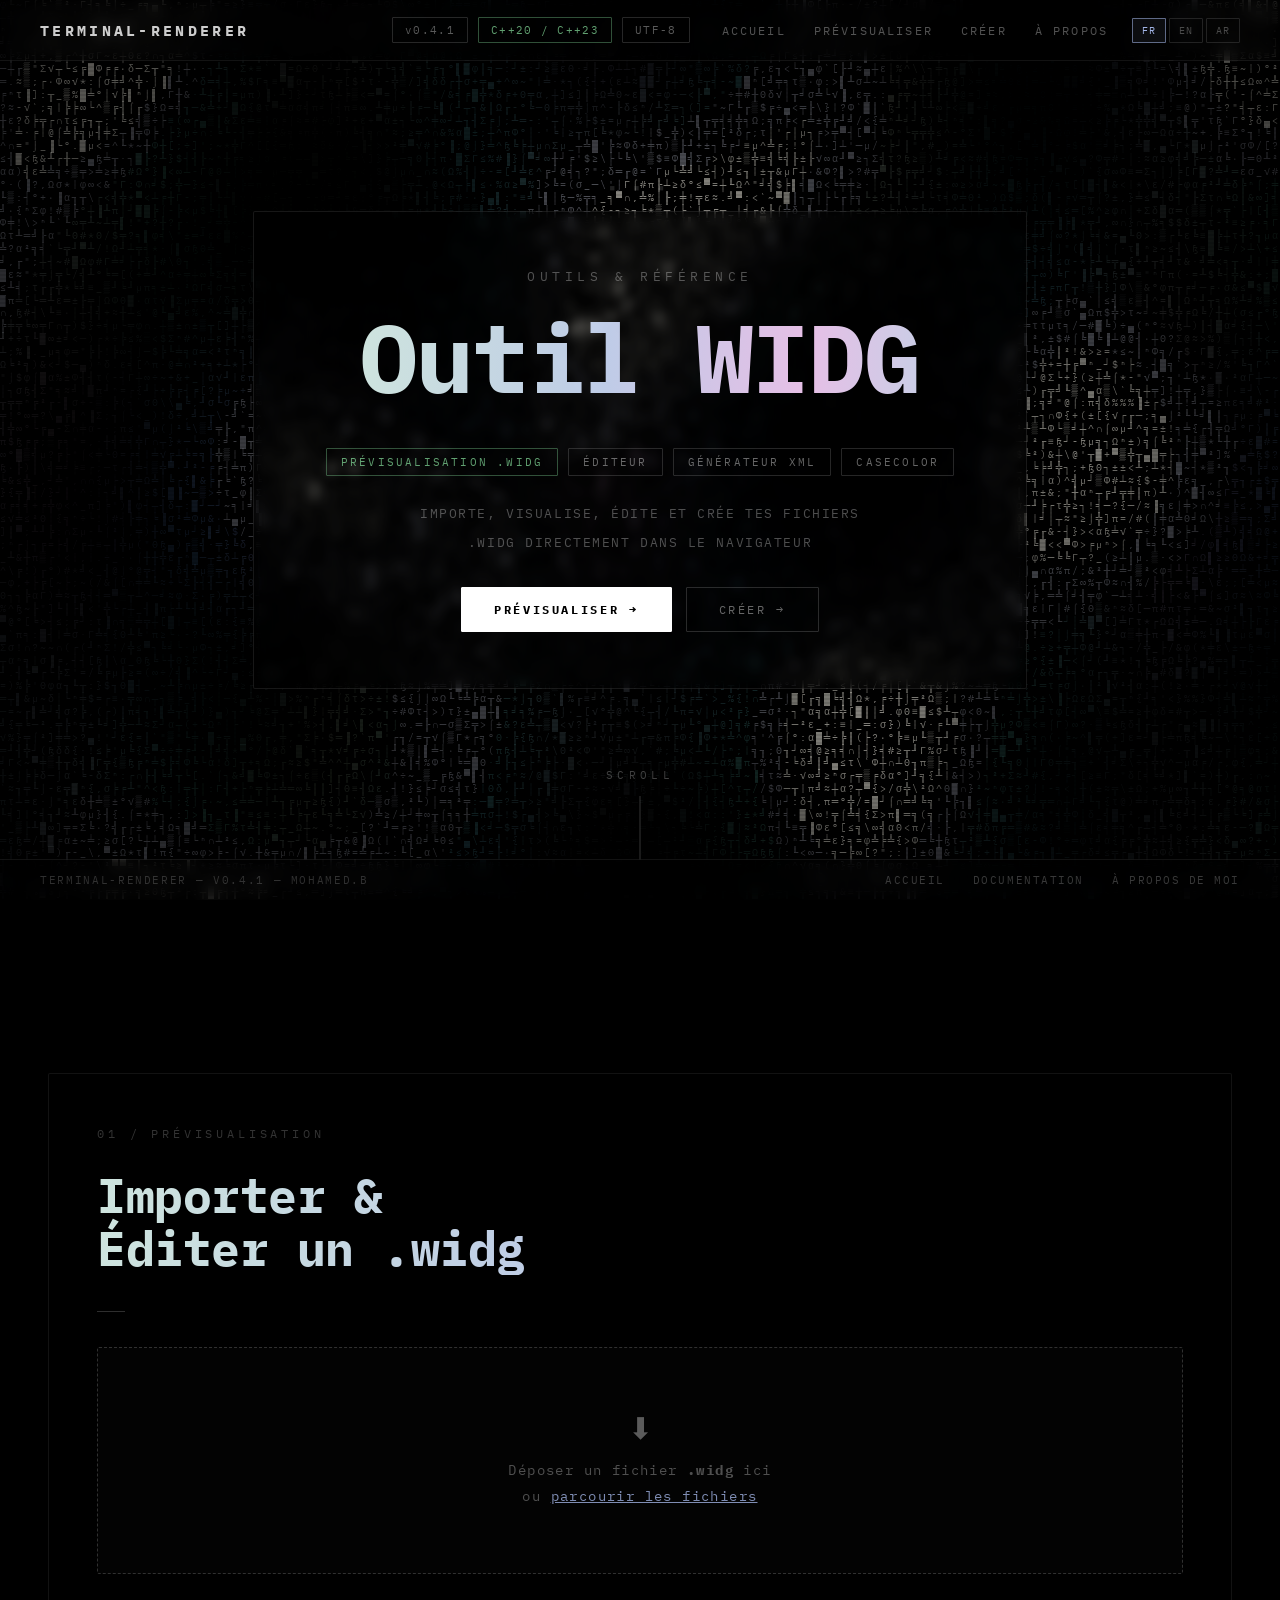
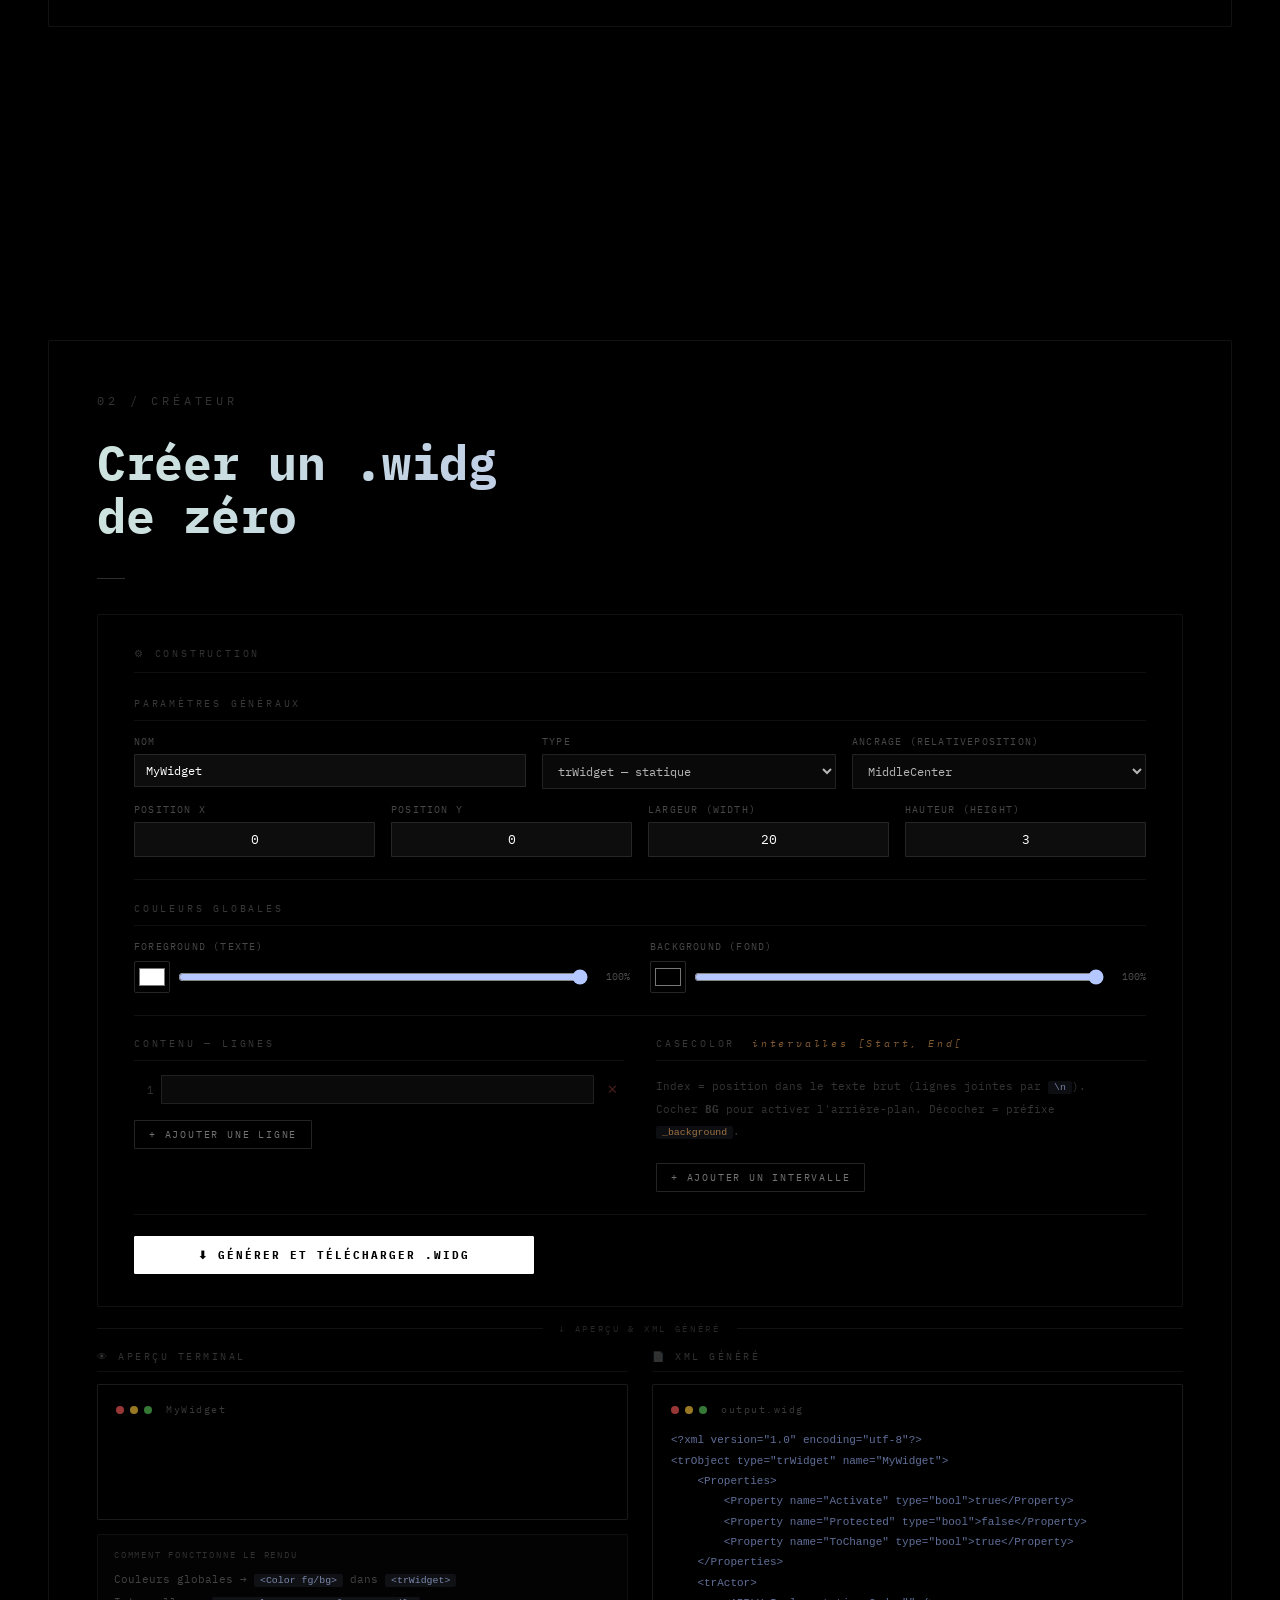
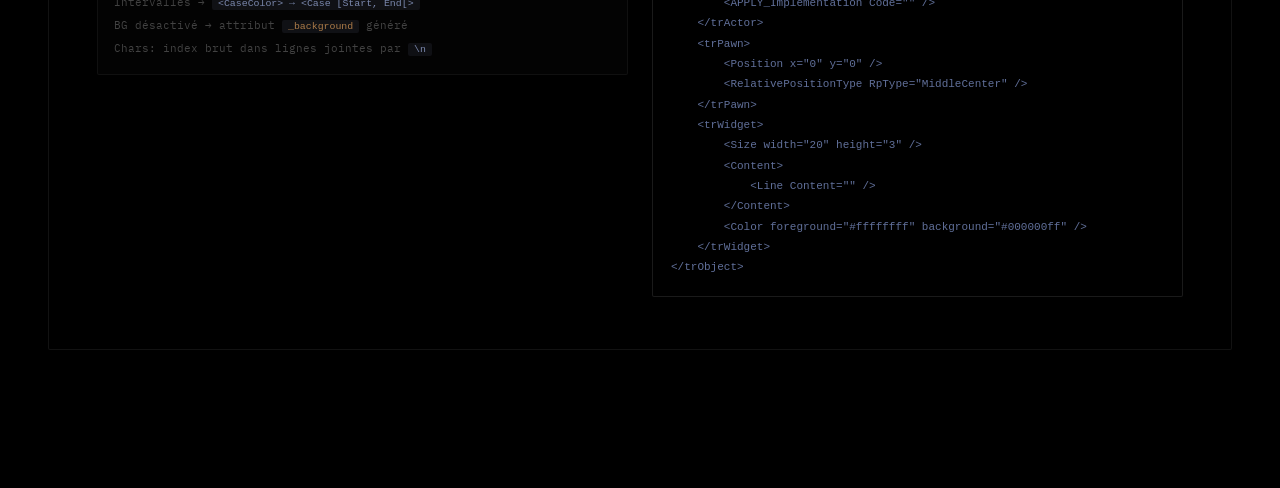
<file: documentation.html>
<!DOCTYPE html>
<html lang="fr">
<head>
    <meta charset="UTF-8">
    <meta name="viewport" content="width=device-width, initial-scale=1.0">
    <title>Documentation — Terminal-Renderer</title>
    <link rel="preconnect" href="https://fonts.googleapis.com">
    <link href="https://fonts.googleapis.com/css2?family=IBM+Plex+Mono:wght@400;500;700&display=swap" rel="stylesheet">
    <link rel="stylesheet" href="style.css">
    <style>
        /* ══════════════════════════════════════════
           OVERRIDES SECTIONS LARGES
        ══════════════════════════════════════════ */
        a#nav-logo {
            font-size: 15px; font-weight: 700; letter-spacing: 0.22em;
            color: rgba(255,255,255,0.8); text-transform: uppercase;
            text-decoration: none; transition: color 0.2s;
        }
        a#nav-logo:hover { color: #fff; }
        .section-title { transition: filter 0.3s; cursor: default; }
        .section-title:hover { filter: brightness(1.3) drop-shadow(0 0 16px rgba(200,215,255,0.5)); }

        #previewer .section-inner,
        #creator   .section-inner { max-width: min(1800px, 97vw); }
        #previewer .section-card,
        #creator   .section-card   { padding: 52px 48px; }

        /* ══ SPINNERS MASQUÉS ══ */
        input[type="number"] { -moz-appearance: textfield; appearance: textfield; }
        input[type="number"]::-webkit-inner-spin-button,
        input[type="number"]::-webkit-outer-spin-button { -webkit-appearance: none; margin: 0; }

        /* ══════════════════════════════════
           ATOMES FORMULAIRE
        ══════════════════════════════════ */
        .ep-section-title {
            font-size: 10px; letter-spacing: 0.28em; text-transform: uppercase;
            color: rgba(255,255,255,0.22); margin-bottom: 14px; padding-bottom: 10px;
            border-bottom: 0.5px solid rgba(255,255,255,0.06);
        }
        .ep-label {
            font-size: 10px; letter-spacing: 0.12em; text-transform: uppercase;
            color: rgba(255,255,255,0.28); display: block; margin-bottom: 6px;
        }
        .ep-input {
            font-family: 'IBM Plex Mono', monospace; font-size: 12px;
            background: rgba(255,255,255,0.05); border: 0.5px solid rgba(255,255,255,0.1);
            color: #fff; padding: 8px 11px; border-radius: 1px; width: 100%;
            transition: border-color 0.2s;
        }
        .ep-input:focus { outline: none; border-color: rgba(180,200,255,0.4); }
        .ep-select {
            font-family: 'IBM Plex Mono', monospace; font-size: 12px;
            background: rgba(10,10,10,0.9); border: 0.5px solid rgba(255,255,255,0.1);
            color: rgba(255,255,255,0.7); padding: 8px 11px; border-radius: 1px;
            width: 100%; cursor: pointer;
        }
        .ep-select option { background: #0a0a0a; }
        .ep-select:focus { outline: none; border-color: rgba(180,200,255,0.4); }
        .ep-divider { height: 0.5px; background: rgba(255,255,255,0.07); margin: 22px 0; }

        /* color pickers */
        .color-block label { font-size: 10px; letter-spacing: 0.12em; text-transform: uppercase; color: rgba(255,255,255,0.28); display: block; margin-bottom: 8px; }
        .color-row-inner { display: flex; align-items: center; gap: 8px; }
        input[type="color"] { width: 36px; height: 32px; padding: 2px; border: 0.5px solid rgba(255,255,255,0.15); border-radius: 2px; cursor: pointer; background: none; flex-shrink: 0; }
        .alpha-wrap { flex: 1; display: flex; align-items: center; gap: 8px; }
        input[type="range"] { flex: 1; accent-color: rgba(180,200,255,0.8); cursor: pointer; }
        .alpha-val { font-size: 10px; color: rgba(255,255,255,0.3); min-width: 34px; text-align: right; }

        /* lines editor */
        .lines-editor { margin-bottom: 8px; }
        .line-row { display: flex; align-items: center; gap: 7px; margin-bottom: 6px; }
        .line-num { font-size: 11px; color: rgba(255,255,255,0.18); min-width: 20px; text-align: right; flex-shrink: 0; }
        .line-input {
            font-family: 'IBM Plex Mono', monospace; font-size: 12px;
            background: rgba(255,255,255,0.04); border: 0.5px solid rgba(255,255,255,0.09);
            color: rgba(255,255,255,0.8); padding: 6px 10px; flex: 1; border-radius: 1px;
        }
        .line-input:focus { outline: none; border-color: rgba(180,200,255,0.28); }
        .line-del { font-size: 13px; color: rgba(200,80,80,0.35); cursor: pointer; background: none; border: none; padding: 2px 6px; transition: color 0.2s; flex-shrink: 0; }
        .line-del:hover { color: rgba(200,80,80,0.9); }

        /* size inputs (small number) */
        .size-input {
            font-family: 'IBM Plex Mono', monospace; font-size: 13px;
            background: rgba(255,255,255,0.05); border: 0.5px solid rgba(255,255,255,0.1);
            color: #fff; padding: 8px; border-radius: 1px; width: 100%; text-align: center;
        }
        .size-input:focus { outline: none; border-color: rgba(180,200,255,0.38); }

        /* ══ BOUTONS ══ */
        .doc-btn {
            font-family: 'IBM Plex Mono', monospace; font-size: 11px;
            letter-spacing: 0.18em; text-transform: uppercase;
            padding: 11px 22px; cursor: pointer; border-radius: 1px;
            transition: all 0.2s; width: 100%;
        }
        .doc-btn + .doc-btn { margin-top: 8px; }
        .doc-btn-primary { background: #fff; color: #000; border: 1px solid #fff; font-weight: 700; }
        .doc-btn-primary:hover { background: transparent; color: #fff; }
        .doc-btn-ghost { background: transparent; color: rgba(255,255,255,0.45); border: 0.5px solid rgba(255,255,255,0.14); }
        .doc-btn-ghost:hover { color: #fff; border-color: rgba(255,255,255,0.4); }
        .doc-btn-sm { width: auto; font-size: 10px; padding: 7px 14px; margin-top: 8px; display: inline-block; }
        .doc-btn-warn { background: transparent; color: rgba(255,180,80,0.7); border: 0.5px solid rgba(255,180,80,0.25); }
        .doc-btn-warn:hover { color: rgba(255,180,80,1); border-color: rgba(255,180,80,0.6); }

        .doc-success { display: none; margin-top: 10px; padding: 11px 16px; border: 0.5px solid rgba(120,200,140,0.3); background: rgba(120,200,140,0.04); color: rgba(120,200,140,0.8); font-size: 12px; letter-spacing: 0.1em; border-radius: 1px; }
        .doc-error   { display: none; margin-top: 10px; padding: 11px 16px; border: 0.5px solid rgba(200,80,80,0.3); background: rgba(200,80,80,0.04); color: rgba(200,80,80,0.8); font-size: 12px; }

        /* ══ DROP ZONE ══ */
        .drop-zone {
            border: 1px dashed rgba(255,255,255,0.18); border-radius: 2px;
            padding: 60px 40px; text-align: center; cursor: pointer;
            transition: border-color 0.2s, background 0.2s; background: rgba(255,255,255,0.01);
        }
        .drop-zone:hover, .drop-zone.drag-over { border-color: rgba(180,200,255,0.45); background: rgba(180,200,255,0.04); }
        .drop-zone p { font-size: 14px; color: rgba(255,255,255,0.3); margin: 8px 0; letter-spacing: 0.1em; }
        .drop-zone label { color: rgba(180,200,255,0.7); cursor: pointer; text-decoration: underline; }
        .drop-zone input[type="file"] { display: none; }
        .drop-icon { font-size: 30px; margin-bottom: 14px; opacity: 0.35; }

        /* ══ TERMINAL ══ */
        .terminal-wrap {
            background: rgba(0,0,0,0.55); border: 0.5px solid rgba(255,255,255,0.1);
            border-radius: 2px; padding: 18px; overflow: hidden;
        }
        .terminal-bar { display: flex; align-items: center; gap: 6px; margin-bottom: 14px; }
        .t-dot { width: 8px; height: 8px; border-radius: 50%; }
        .t-dot.r { background: rgba(255,90,90,0.6); }
        .t-dot.y { background: rgba(255,200,60,0.6); }
        .t-dot.g { background: rgba(90,200,90,0.6); }
        .t-title { font-size: 10px; letter-spacing: 0.15em; color: rgba(255,255,255,0.22); margin-left: 8px; }

        #terminal-content, #cr-terminal-content {
            font-family: 'IBM Plex Mono', 'Courier New', monospace;
            font-size: 14px; line-height: 1.22; white-space: pre;
            padding: 10px 14px; border-radius: 2px; min-height: 48px;
            overflow-x: auto; max-width: 100%; box-sizing: border-box;
        }

        /* ══ ANIMATION PANEL ══ */
        .anim-panel { display: none; margin-top: 16px; padding: 16px 20px; border: 0.5px solid rgba(120,200,140,0.2); background: rgba(120,200,140,0.03); border-radius: 2px; }
        .anim-panel.on { display: block; }
        .anim-header { font-size: 10px; letter-spacing: 0.2em; color: rgba(120,200,140,0.7); text-transform: uppercase; margin-bottom: 14px; }
        .anim-row { display: flex; align-items: center; gap: 10px; flex-wrap: wrap; margin-bottom: 10px; }
        .anim-btn { font-family: 'IBM Plex Mono', monospace; font-size: 11px; letter-spacing: 0.1em; padding: 8px 16px; background: rgba(255,255,255,0.05); border: 0.5px solid rgba(255,255,255,0.14); color: rgba(255,255,255,0.6); cursor: pointer; border-radius: 1px; transition: all 0.2s; }
        .anim-btn:hover { background: rgba(255,255,255,0.12); color: #fff; }
        .anim-btn.active { border-color: rgba(120,200,140,0.5); color: rgba(120,200,140,0.9); }
        .frame-indicator { font-size: 12px; color: rgba(255,255,255,0.28); letter-spacing: 0.1em; }

        /* ══ PREVIEW BADGES ══ */
        .preview-meta { display: flex; gap: 8px; flex-wrap: wrap; margin-bottom: 14px; }
        .preview-badge { font-size: 10px; letter-spacing: 0.12em; padding: 3px 10px; border: 0.5px solid rgba(255,255,255,0.12); color: rgba(255,255,255,0.35); border-radius: 1px; }
        .preview-badge.anim { border-color: rgba(120,200,140,0.4); color: rgba(120,200,140,0.85); }

        /* ══ SCROLL SEPARATOR ══ */
        .scroll-sep {
            display: flex; align-items: center; gap: 16px;
            padding: 8px 0; margin: 8px 0;
        }
        .scroll-sep::before, .scroll-sep::after { content: ''; flex: 1; height: 0.5px; background: rgba(255,255,255,0.07); }
        .scroll-sep span { font-size: 9px; letter-spacing: 0.3em; text-transform: uppercase; color: rgba(255,255,255,0.15); white-space: nowrap; }

        /* ══ CARTE PANNEAU ══ */
        .panel-card {
            background: rgba(0,0,0,0.18); border: 0.5px solid rgba(255,255,255,0.07);
            border-radius: 2px; padding: 32px 36px;
        }
        .panel-card-title {
            font-size: 10px; letter-spacing: 0.28em; text-transform: uppercase;
            color: rgba(255,255,255,0.2); margin-bottom: 24px; padding-bottom: 12px;
            border-bottom: 0.5px solid rgba(255,255,255,0.06);
        }

        /* ══════════════════════════════════════════
           SECTION 01 — VIEWER
        ══════════════════════════════════════════ */
        #viewer { display: none; flex-direction: column; gap: 28px; margin-top: 24px; }
        #viewer.active { display: flex; }

        /* Barre supérieure fichier chargé */
        .viewer-topbar {
            display: flex; align-items: center; gap: 16px; flex-wrap: wrap;
            padding: 14px 20px;
            background: rgba(255,255,255,0.02); border: 0.5px solid rgba(255,255,255,0.07);
            border-radius: 2px;
        }
        .viewer-filename {
            font-size: 13px; letter-spacing: 0.12em; color: rgba(255,255,255,0.6);
            flex: 1; min-width: 0; overflow: hidden; text-overflow: ellipsis; white-space: nowrap;
        }

        /* Éditeur pleine largeur — grille interne params | lignes */
        .viewer-edit-inner {
            display: grid;
            grid-template-columns: minmax(280px, 380px) minmax(0, 1fr);
            gap: 40px; align-items: start;
        }
        .viewer-color-grid { display: grid; grid-template-columns: 1fr 1fr; gap: 14px; }
        .viewer-size-grid  { display: grid; grid-template-columns: 1fr 1fr; gap: 14px; margin-bottom: 14px; }
        .viewer-size-block label { font-size: 10px; letter-spacing: 0.1em; text-transform: uppercase; color: rgba(255,255,255,0.28); display: block; margin-bottom: 6px; }

        /* Boutons actions viewer */
        .viewer-actions { display: grid; grid-template-columns: 1fr 1fr; gap: 10px; margin-top: 20px; }
        .viewer-actions .doc-btn { margin: 0; }

        @media (max-width: 900px) {
            .viewer-edit-inner { grid-template-columns: 1fr; }
            .viewer-actions { grid-template-columns: 1fr; }
        }

        /* ══════════════════════════════════════════
           SECTION 02 — CREATOR
        ══════════════════════════════════════════ */

        /* Grille paramètres généraux (3 cols) */
        .cr-general-grid {
            display: grid;
            grid-template-columns: 2fr 1.5fr 1.5fr;
            gap: 16px; margin-bottom: 14px;
        }
        /* Grille position + dimensions (4 cols) */
        .cr-pos-grid {
            display: grid;
            grid-template-columns: repeat(4, 1fr);
            gap: 16px; margin-bottom: 0;
        }
        /* Grille couleurs */
        .cr-color-grid { display: grid; grid-template-columns: 1fr 1fr; gap: 20px; }
        /* Grille contenu + cases côte à côte */
        .cr-content-grid {
            display: grid;
            grid-template-columns: 1fr 1fr;
            gap: 32px; align-items: start;
        }
        /* Grille preview terminal | XML */
        .cr-preview-grid {
            display: grid;
            grid-template-columns: 1fr 1fr;
            gap: 24px; align-items: start;
        }

        /* Frame list (animation) */
        .frame-list { margin-bottom: 10px; }
        .frame-item { padding: 14px 16px; border: 0.5px solid rgba(255,255,255,0.07); background: rgba(255,255,255,0.015); margin-bottom: 8px; border-radius: 1px; }
        .frame-item-head { display: flex; justify-content: space-between; align-items: center; margin-bottom: 10px; }
        .frame-item-title { font-size: 11px; letter-spacing: 0.15em; color: rgba(255,255,255,0.38); }
        .frame-time-wrap { display: flex; align-items: center; gap: 8px; }
        .frame-time-label { font-size: 10px; color: rgba(255,255,255,0.25); letter-spacing: 0.08em; }
        .frame-time-input { font-family: 'IBM Plex Mono', monospace; font-size: 12px; background: rgba(255,255,255,0.05); border: 0.5px solid rgba(255,255,255,0.1); color: #fff; padding: 5px 8px; border-radius: 1px; width: 76px; text-align: center; }
        .frame-del { font-size: 13px; color: rgba(200,80,80,0.35); cursor: pointer; background: none; border: none; transition: color 0.2s; }
        .frame-del:hover { color: rgba(200,80,80,0.9); }

        /* XML preview */
        #cr-xml-preview {
            font-size: 11px; line-height: 1.85; color: rgba(160,185,255,0.6);
            overflow-x: auto; white-space: pre; max-height: 60vh; overflow-y: auto;
            margin: 0;
        }
        #cr-xml-preview::-webkit-scrollbar { width: 4px; height: 4px; }
        #cr-xml-preview::-webkit-scrollbar-track { background: transparent; }
        #cr-xml-preview::-webkit-scrollbar-thumb { background: rgba(255,255,255,0.12); border-radius: 2px; }

        /* Note explicative rendu */
        .render-note {
            margin-top: 14px; padding: 14px 16px;
            border: 0.5px solid rgba(255,255,255,0.05);
            background: rgba(255,255,255,0.01); border-radius: 2px;
        }
        .render-note-title { font-size: 9px; letter-spacing: 0.2em; text-transform: uppercase; color: rgba(255,255,255,0.18); margin-bottom: 8px; }
        .render-note p { font-size: 11px; color: rgba(255,255,255,0.25); line-height: 2; }
        .render-note code { color: rgba(180,200,255,0.65); }

        /* Responsive creator */
        @media (max-width: 1100px) {
            .cr-general-grid { grid-template-columns: 1fr 1fr; }
            .cr-content-grid { grid-template-columns: 1fr; }
            .cr-preview-grid { grid-template-columns: 1fr; }
        }
        @media (max-width: 700px) {
            #previewer .section-card, #creator .section-card { padding: 28px 18px; }
            .cr-general-grid { grid-template-columns: 1fr; }
            .cr-pos-grid { grid-template-columns: 1fr 1fr; }
            .cr-color-grid { grid-template-columns: 1fr; }
        }
    </style>
</head>
<body>

<canvas id="ascii-canvas"></canvas>
<div id="scanlines"></div>
<div id="vignette"></div>

<nav id="nav">
    <a id="nav-logo" href="index.html">Terminal-Renderer</a>
    <div id="nav-right">
        <span class="nav-badge">v0.4.1</span>
        <span class="nav-badge green">C++20 / C++23</span>
        <span class="nav-badge">UTF-8</span>
        <div id="nav-links">
            <a class="nav-link" href="index.html"    data-i18n="nav.home">Accueil</a>
            <a class="nav-link" href="#previewer"    data-i18n="nav.doc">Prévisualiser</a>
            <a class="nav-link" href="#creator">Créer</a>
            <a class="nav-link" href="about.html"    data-i18n="nav.about">À propos</a>
        </div>
        <div id="lang-switcher">
            <button class="lang-btn" data-lang="fr">FR</button>
            <button class="lang-btn" data-lang="en">EN</button>
            <button class="lang-btn" data-lang="ar">AR</button>
        </div>
    </div>
</nav>

<!-- ══ HERO ══ -->
<section id="hero">
    <div id="hero-card">
        <div id="hero-eyebrow" data-i18n="doc.hero.eyebrow">Outils &amp; Référence</div>
        <h1 id="hero-title">
            <span id="title-main"></span><span id="title-cursor"></span>
        </h1>
        <div id="hero-meta">
            <span class="meta-pill active">Prévisualisation .widg</span>
            <span class="meta-pill">Éditeur</span>
            <span class="meta-pill">Générateur XML</span>
            <span class="meta-pill">CaseColor</span>
        </div>
        <p id="hero-sub" data-i18n="doc.hero.sub">Importe, visualise, édite et crée tes fichiers .widg directement dans le navigateur</p>
        <div id="hero-cta">
            <a href="#previewer" class="btn btn-primary">Prévisualiser →</a>
            <a href="#creator"   class="btn btn-ghost">Créer →</a>
        </div>
    </div>
    <div id="scroll-hint"><span data-i18n="about.scroll">Scroll</span><div class="scroll-bar"></div></div>
</section>

<div class="sections-wrapper">

<!-- ════════════════════════════════════════════
     01 / PRÉVISUALISATION & ÉDITION
════════════════════════════════════════════ -->
<section class="section" id="previewer">
    <div class="section-inner">
        <div class="section-card">
            <p class="section-num" data-i18n="doc.s01.num">01 / Prévisualisation</p>
            <h2 class="section-title shimmer-text" data-i18n="doc.s01.title">Importer &amp;<br>Éditer un .widg</h2>
            <div class="section-rule"></div>

            <!-- Drop zone -->
            <div class="drop-zone" id="drop-zone">
                <div class="drop-icon">⬇</div>
                <p>Déposer un fichier <strong>.widg</strong> ici</p>
                <p>ou <label for="file-input">parcourir les fichiers</label></p>
                <input type="file" id="file-input" accept=".widg,.xml">
            </div>
            <div class="doc-error" id="parse-error"></div>

            <!-- ═══ VIEWER (affiché après chargement) ═══ -->
            <div id="viewer">

                <!-- Barre infos fichier + reset -->
                <div class="viewer-topbar">
                    <div class="viewer-filename" id="preview-filename">widget.widg</div>
                    <div class="preview-meta" id="preview-meta"></div>
                    <button class="doc-btn doc-btn-ghost doc-btn-sm" id="btn-reset" style="width:auto;">↺ Changer de fichier</button>
                </div>

                <!-- ═══ PANNEAU ÉDITION — pleine largeur ═══ -->
                <div class="panel-card">
                    <div class="panel-card-title">✏ Éditer le widget</div>

                    <div class="viewer-edit-inner">

                        <!-- Colonne gauche : paramètres -->
                        <div>
                            <div class="ep-section-title">Paramètres généraux</div>

                            <div style="margin-bottom:14px;">
                                <label class="ep-label">Nom</label>
                                <input type="text" class="ep-input" id="edit-name" placeholder="MyWidget">
                            </div>

                            <div class="viewer-size-grid">
                                <div class="viewer-size-block">
                                    <label>Largeur (width)</label>
                                    <input type="number" class="size-input" id="edit-width" min="1" max="500">
                                </div>
                                <div class="viewer-size-block">
                                    <label>Hauteur (height)</label>
                                    <input type="number" class="size-input" id="edit-height" min="1" max="200">
                                </div>
                            </div>

                            <div class="ep-divider"></div>
                            <div class="ep-section-title">Couleurs globales</div>

                            <div class="viewer-color-grid">
                                <div class="color-block">
                                    <label>Foreground (texte)</label>
                                    <div class="color-row-inner">
                                        <input type="color" id="edit-fg">
                                        <div class="alpha-wrap">
                                            <input type="range" id="edit-fg-a" min="0" max="255" value="255">
                                            <span class="alpha-val" id="edit-fg-av">100%</span>
                                        </div>
                                    </div>
                                </div>
                                <div class="color-block">
                                    <label>Background (fond)</label>
                                    <div class="color-row-inner">
                                        <input type="color" id="edit-bg">
                                        <div class="alpha-wrap">
                                            <input type="range" id="edit-bg-a" min="0" max="255" value="255">
                                            <span class="alpha-val" id="edit-bg-av">100%</span>
                                        </div>
                                    </div>
                                </div>
                            </div>

                            <div class="ep-divider"></div>

                            <div class="viewer-actions">
                                <button class="doc-btn doc-btn-primary" id="btn-download">⬇ Télécharger .widg</button>
                                <div class="doc-success" id="dl-success" style="margin:0;">✓ Fichier généré !</div>
                            </div>
                        </div>

                        <!-- Colonne droite : contenu lignes -->
                        <div>
                            <div class="ep-section-title">Contenu — lignes</div>
                            <div class="lines-editor" id="lines-editor"></div>
                            <button class="doc-btn doc-btn-ghost doc-btn-sm" id="btn-add-line">+ Ajouter une ligne</button>
                        </div>

                    </div><!-- /viewer-edit-inner -->
                </div><!-- /panel-card -->

                <!-- Séparateur scroll -->
                <div class="scroll-sep"><span>↓ Aperçu terminal</span></div>

                <!-- ═══ APERÇU TERMINAL ═══ -->
                <div class="terminal-wrap">
                    <div class="terminal-bar">
                        <div class="t-dot r"></div>
                        <div class="t-dot y"></div>
                        <div class="t-dot g"></div>
                        <span class="t-title" id="preview-filename-term">terminal</span>
                    </div>
                    <div id="terminal-content"></div>
                </div>

                <!-- Contrôles animation (si animé) -->
                <div class="anim-panel" id="anim-panel">
                    <div class="anim-header">🎞 Animation détectée — trText</div>
                    <div class="anim-row">
                        <button class="anim-btn" id="btn-prev">◀ Préc.</button>
                        <span class="frame-indicator" id="frame-ind">Frame Base / 0</span>
                        <button class="anim-btn" id="btn-next">Suiv. ▶</button>
                    </div>
                    <div class="anim-row">
                        <button class="anim-btn" id="btn-play">▶ Lancer</button>
                        <button class="anim-btn" id="btn-stop">⏹ Arrêter</button>
                        <span style="font-size:11px;color:rgba(255,255,255,0.22);">Vitesse auto (time des frames)</span>
                    </div>
                </div>

            </div><!-- /viewer -->

        </div>
    </div>
</section>

<!-- ════════════════════════════════════════════
     02 / CRÉATEUR
════════════════════════════════════════════ -->
<section class="section" id="creator">
    <div class="section-inner">
        <div class="section-card">
            <p class="section-num" data-i18n="doc.s02.num">02 / Créateur</p>
            <h2 class="section-title shimmer-text" data-i18n="doc.s02.title">Créer un .widg<br>de zéro</h2>
            <div class="section-rule"></div>

            <!-- ═══ PANNEAU CONSTRUCTION — pleine largeur ═══ -->
            <div class="panel-card">
                <div class="panel-card-title">⚙ Construction</div>

                <!-- Paramètres généraux : Nom | Type | Ancrage -->
                <div class="ep-section-title">Paramètres généraux</div>
                <div class="cr-general-grid">
                    <div>
                        <label class="ep-label">Nom</label>
                        <input type="text" class="ep-input" id="cr-name" value="MyWidget">
                    </div>
                    <div>
                        <label class="ep-label">Type</label>
                        <select class="ep-select" id="cr-type">
                            <option value="trWidget">trWidget — statique</option>
                            <option value="trText">trText — animé</option>
                        </select>
                    </div>
                    <div>
                        <label class="ep-label">Ancrage (RelativePosition)</label>
                        <select class="ep-select" id="cr-rp">
                            <option value="MiddleCenter">MiddleCenter</option>
                            <option value="TopLeft">TopLeft</option>
                            <option value="TopCenter">TopCenter</option>
                            <option value="TopRight">TopRight</option>
                            <option value="MiddleLeft">MiddleLeft</option>
                            <option value="MiddleRight">MiddleRight</option>
                            <option value="BottomLeft">BottomLeft</option>
                            <option value="BottomCenter">BottomCenter</option>
                            <option value="BottomRight">BottomRight</option>
                        </select>
                    </div>
                </div>

                <!-- Position + dimensions : X | Y | W | H -->
                <div class="cr-pos-grid" style="margin-bottom:0;">
                    <div>
                        <label class="ep-label">Position X</label>
                        <input type="number" class="size-input" id="cr-x" value="0">
                    </div>
                    <div>
                        <label class="ep-label">Position Y</label>
                        <input type="number" class="size-input" id="cr-y" value="0">
                    </div>
                    <div>
                        <label class="ep-label">Largeur (width)</label>
                        <input type="number" class="size-input" id="cr-w" value="20" min="1">
                    </div>
                    <div>
                        <label class="ep-label">Hauteur (height)</label>
                        <input type="number" class="size-input" id="cr-h" value="3" min="1">
                    </div>
                </div>

                <div class="ep-divider"></div>

                <!-- Couleurs globales -->
                <div class="ep-section-title">Couleurs globales</div>
                <div class="cr-color-grid">
                    <div class="color-block">
                        <label>Foreground (texte)</label>
                        <div class="color-row-inner">
                            <input type="color" id="cr-fg" value="#ffffff">
                            <div class="alpha-wrap">
                                <input type="range" id="cr-fg-a" min="0" max="255" value="255">
                                <span class="alpha-val" id="cr-fg-av">100%</span>
                            </div>
                        </div>
                    </div>
                    <div class="color-block">
                        <label>Background (fond)</label>
                        <div class="color-row-inner">
                            <input type="color" id="cr-bg" value="#000000">
                            <div class="alpha-wrap">
                                <input type="range" id="cr-bg-a" min="0" max="255" value="255">
                                <span class="alpha-val" id="cr-bg-av">100%</span>
                            </div>
                        </div>
                    </div>
                </div>

                <div class="ep-divider"></div>

                <!-- Contenu (lignes) | CaseColor côte à côte -->
                <div class="cr-content-grid">

                    <!-- Lignes -->
                    <div>
                        <div class="ep-section-title">Contenu — lignes</div>
                        <div class="lines-editor" id="cr-lines-editor"></div>
                        <button class="doc-btn doc-btn-ghost doc-btn-sm" id="cr-add-line">+ Ajouter une ligne</button>
                    </div>

                    <!-- CaseColor -->
                    <div>
                        <div class="ep-section-title">
                            CaseColor
                            <span style="font-size:10px;color:rgba(255,180,100,0.5);text-transform:none;font-style:italic;margin-left:8px;">intervalles [Start, End[</span>
                        </div>
                        <div style="font-size:11px;color:rgba(255,255,255,0.2);line-height:2;margin-bottom:12px;">
                            Index = position dans le texte brut (lignes jointes par <code style="color:rgba(180,200,255,0.6);">\n</code>).<br>
                            Cocher <strong>BG</strong> pour activer l'arrière-plan. Décocher = préfixe <code style="color:rgba(255,180,100,0.6);">_background</code>.
                        </div>
                        <div id="cr-cases-editor"></div>
                        <button class="doc-btn doc-btn-ghost doc-btn-sm" id="cr-add-case">+ Ajouter un intervalle</button>
                    </div>

                </div><!-- /cr-content-grid -->

                <!-- Frames d'animation (visible si trText) -->
                <div id="cr-anim-wrap" style="display:none;">
                    <div class="ep-divider"></div>
                    <div class="ep-section-title">Frames d'animation — RawFrame</div>
                    <div style="font-size:11px;color:rgba(255,255,255,0.2);line-height:2;margin-bottom:12px;">
                        Frame 0 = contenu de base (dans <code style="color:rgba(180,200,255,0.6);">&lt;trWidget&gt;</code>).<br>
                        Les RawFrame ci-dessous s'ajoutent dans <code style="color:rgba(180,200,255,0.6);">&lt;trText&gt;&lt;Animation&gt;</code>.
                    </div>
                    <div class="frame-list" id="cr-frame-list"></div>
                    <button class="doc-btn doc-btn-ghost doc-btn-sm" id="cr-add-frame">+ Ajouter une frame</button>
                </div>

                <div class="ep-divider"></div>

                <!-- Bouton générer -->
                <div style="max-width:400px;">
                    <button class="doc-btn doc-btn-primary" id="cr-download">⬇ Générer et Télécharger .widg</button>
                    <div class="doc-success" id="cr-success">✓ Fichier généré avec succès !</div>
                </div>

            </div><!-- /panel-card -->

            <!-- Séparateur scroll -->
            <div class="scroll-sep" style="margin-top:8px;"><span>↓ Aperçu &amp; XML généré</span></div>

            <!-- ═══ LIGNE BASSE : TERMINAL | XML ═══ -->
            <div class="cr-preview-grid">

                <!-- Aperçu terminal -->
                <div>
                    <div style="font-size:10px;letter-spacing:0.25em;text-transform:uppercase;color:rgba(255,255,255,0.2);margin-bottom:12px;padding-bottom:8px;border-bottom:0.5px solid rgba(255,255,255,0.06);">
                        👁 Aperçu terminal
                    </div>
                    <div class="terminal-wrap">
                        <div class="terminal-bar">
                            <div class="t-dot r"></div>
                            <div class="t-dot y"></div>
                            <div class="t-dot g"></div>
                            <span class="t-title" id="cr-preview-name">MyWidget</span>
                        </div>
                        <div id="cr-terminal-content"></div>
                    </div>

                    <!-- Contrôles animation créateur -->
                    <div class="anim-panel" id="cr-anim-panel">
                        <div class="anim-header">🎞 Frames — navigation &amp; lecture</div>
                        <div class="anim-row">
                            <button class="anim-btn" id="cr-btn-prev">◀ Préc.</button>
                            <span class="frame-indicator" id="cr-frame-ind">Frame 1 / 1</span>
                            <button class="anim-btn" id="cr-btn-next">Suiv. ▶</button>
                        </div>
                        <div class="anim-row">
                            <button class="anim-btn" id="cr-btn-play">▶ Lancer</button>
                            <button class="anim-btn" id="cr-btn-stop">⏹ Arrêter</button>
                        </div>
                    </div>

                    <div class="render-note">
                        <div class="render-note-title">Comment fonctionne le rendu</div>
                        <p>
                            Couleurs globales → <code>&lt;Color fg/bg&gt;</code> dans <code>&lt;trWidget&gt;</code><br>
                            Intervalles → <code>&lt;CaseColor&gt; → &lt;Case [Start, End[&gt;</code><br>
                            BG désactivé → attribut <code style="color:rgba(255,180,100,0.65);">_background</code> généré<br>
                            Chars: index brut dans lignes jointes par <code>\n</code>
                        </p>
                    </div>
                </div>

                <!-- Aperçu XML généré -->
                <div>
                    <div style="font-size:10px;letter-spacing:0.25em;text-transform:uppercase;color:rgba(255,255,255,0.2);margin-bottom:12px;padding-bottom:8px;border-bottom:0.5px solid rgba(255,255,255,0.06);">
                        📄 XML généré
                    </div>
                    <div class="terminal-wrap" style="min-height:200px;">
                        <div class="terminal-bar">
                            <div class="t-dot r"></div>
                            <div class="t-dot y"></div>
                            <div class="t-dot g"></div>
                            <span class="t-title">output.widg</span>
                        </div>
                        <pre id="cr-xml-preview"></pre>
                    </div>
                </div>

            </div><!-- /cr-preview-grid -->

        </div>
    </div>
</section>

</div><!-- /sections-wrapper -->

<div id="bottom-bar">
    <span class="bottom-left">Terminal-Renderer — v0.4.1 — MOHAMED.B</span>
    <div class="bottom-links">
        <a class="bottom-link" href="index.html"         data-i18n="nav.home">Accueil</a>
        <a class="bottom-link" href="documentation.html" data-i18n="bottom.doc">Documentation</a>
        <a class="bottom-link" href="about.html"         data-i18n="bottom.about">À propos de moi</a>
    </div>
</div>

<script src="script.js"></script>
<script src="doc.js"></script>
</body>
</html>
</file>
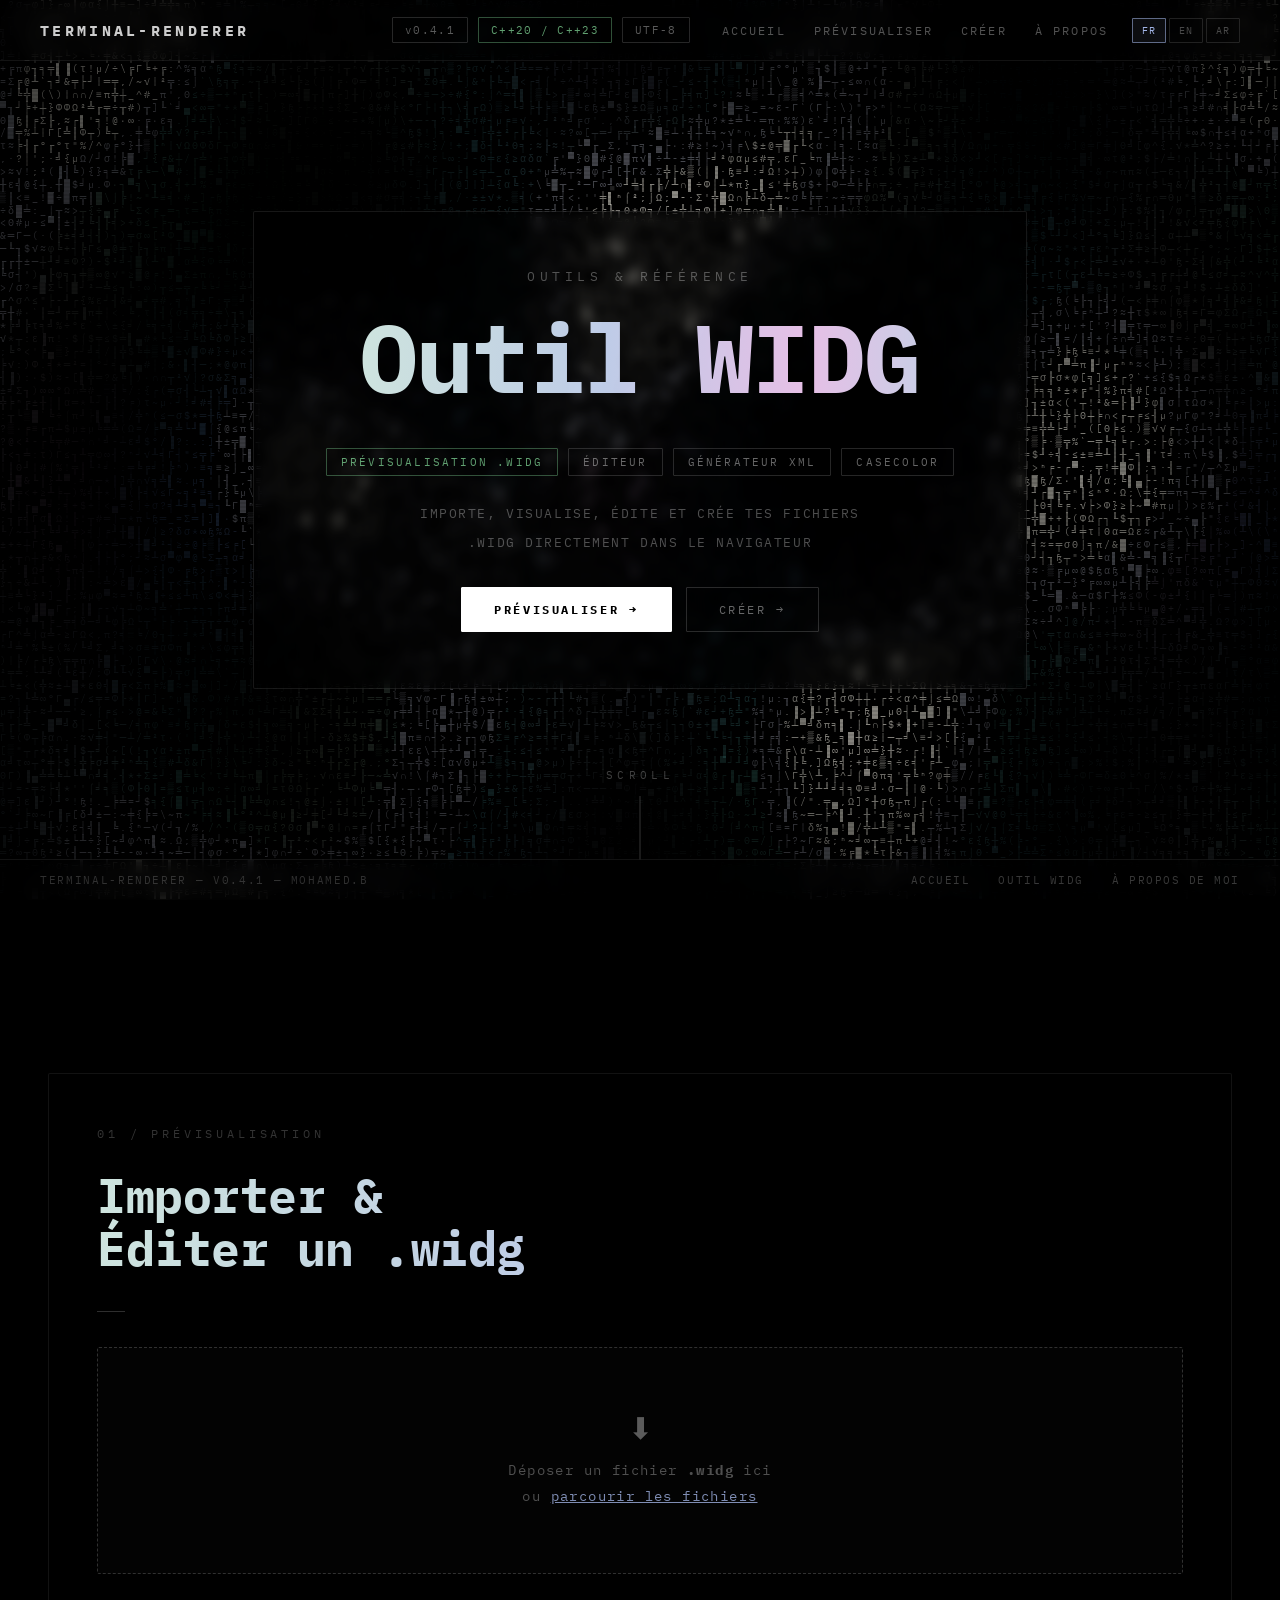
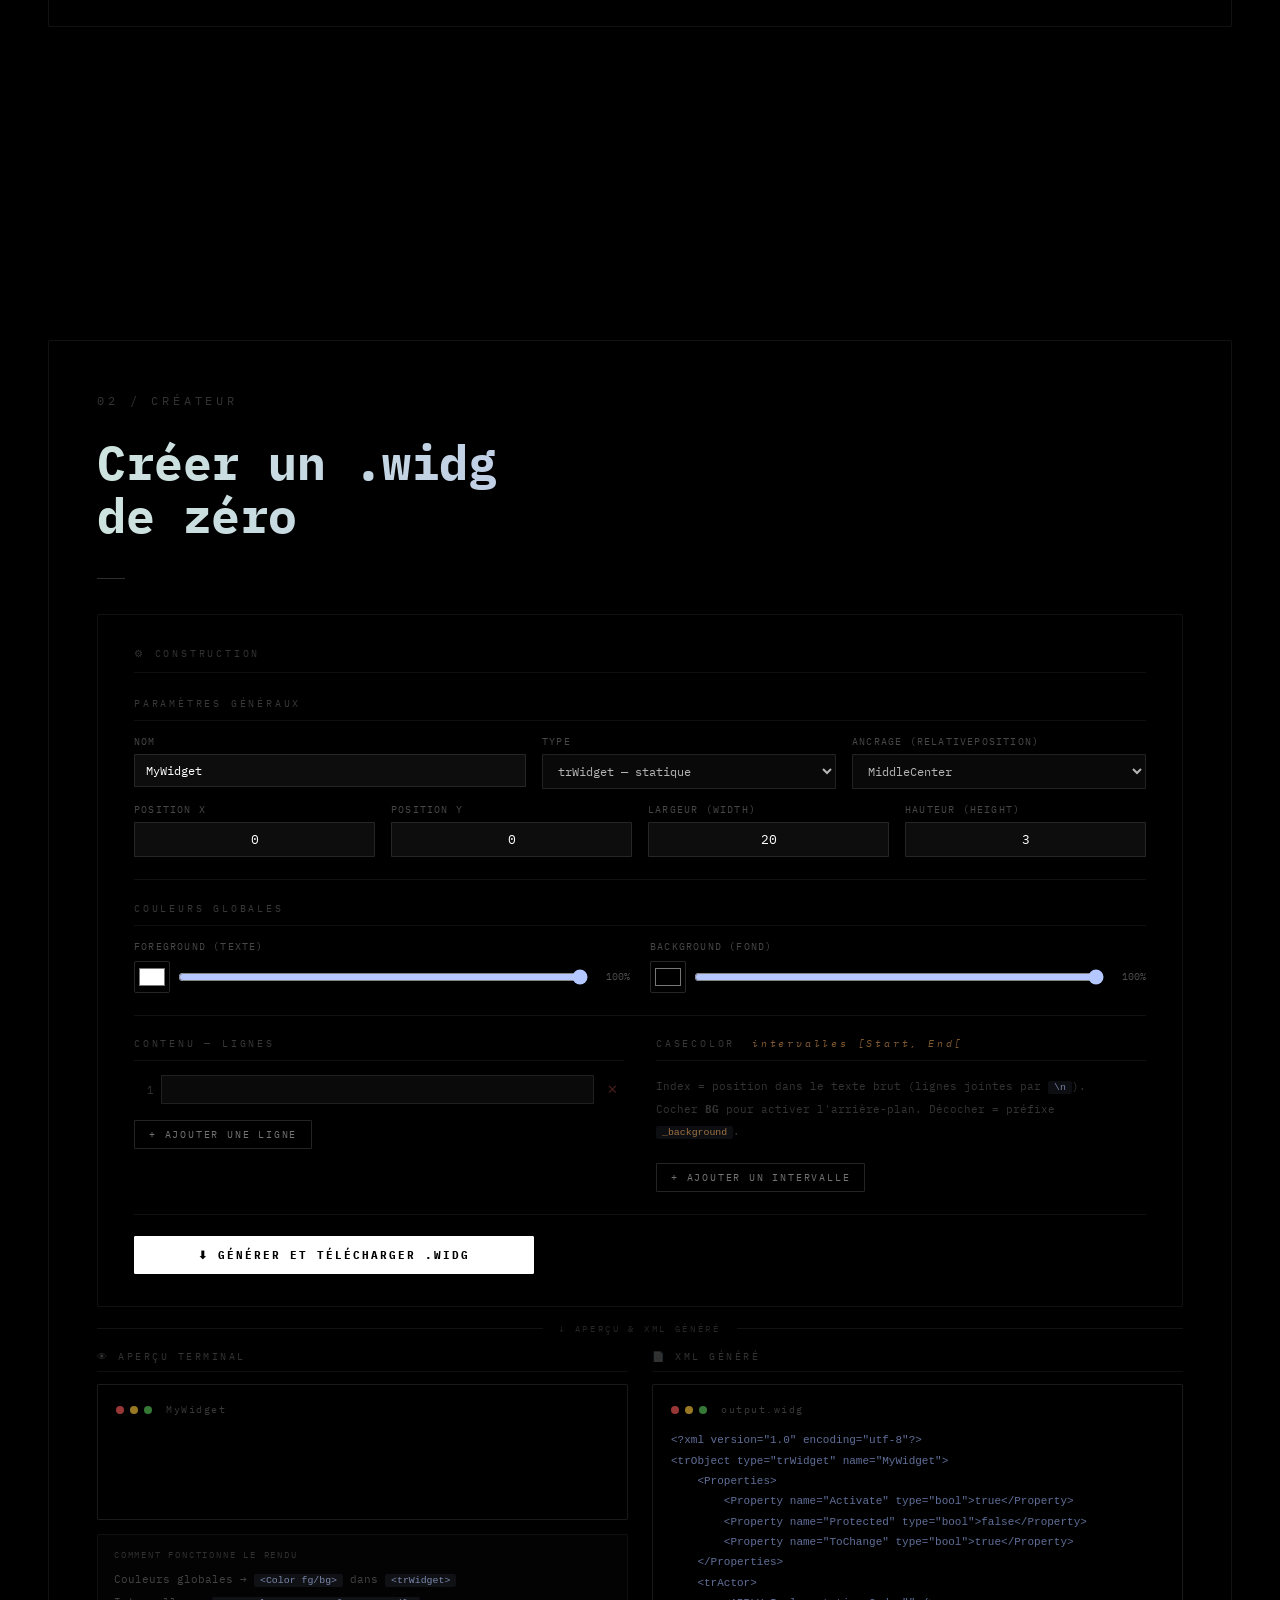
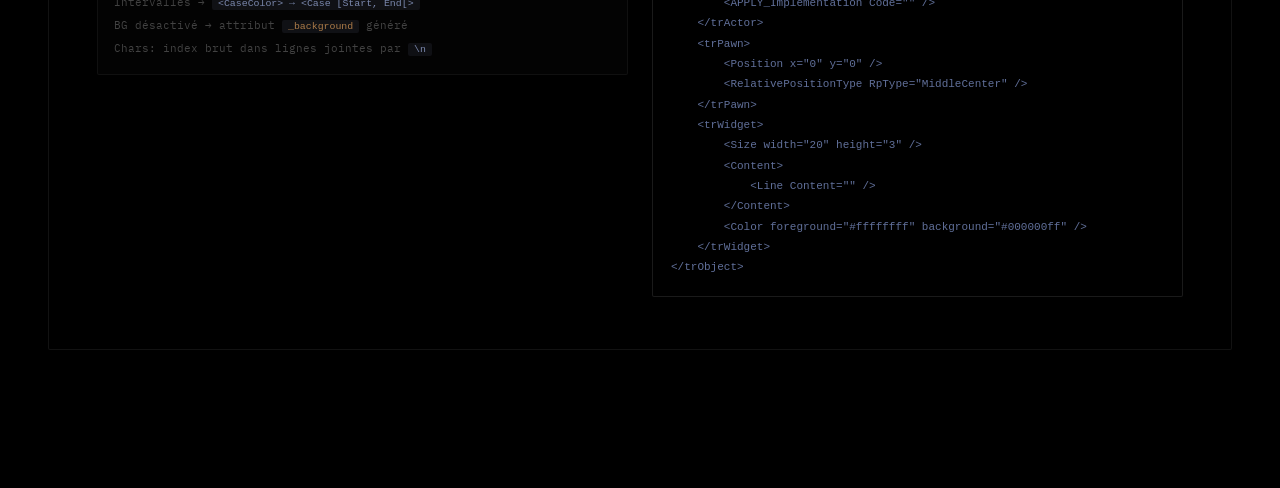
<file: Outil WIDG.html>
<!DOCTYPE html>
<html lang="fr">
<head>
    <meta charset="UTF-8">
    <meta name="viewport" content="width=device-width, initial-scale=1.0">
    <title>Outil WIDG — Terminal-Renderer</title>
    <link rel="preconnect" href="https://fonts.googleapis.com">
    <link href="https://fonts.googleapis.com/css2?family=IBM+Plex+Mono:wght@400;500;700&display=swap" rel="stylesheet">
    <link rel="stylesheet" href="style.css">
    <style>
        /* ══════════════════════════════════════════
           OVERRIDES SECTIONS LARGES
        ══════════════════════════════════════════ */
        a#nav-logo {
            font-size: 15px; font-weight: 700; letter-spacing: 0.22em;
            color: rgba(255,255,255,0.8); text-transform: uppercase;
            text-decoration: none; transition: color 0.2s;
        }
        a#nav-logo:hover { color: #fff; }
        .section-title { transition: filter 0.3s; cursor: default; }
        .section-title:hover { filter: brightness(1.3) drop-shadow(0 0 16px rgba(200,215,255,0.5)); }

        #previewer .section-inner,
        #creator   .section-inner { max-width: min(1800px, 97vw); }
        #previewer .section-card,
        #creator   .section-card   { padding: 52px 48px; }

        /* ══ SPINNERS MASQUÉS ══ */
        input[type="number"] { -moz-appearance: textfield; appearance: textfield; }
        input[type="number"]::-webkit-inner-spin-button,
        input[type="number"]::-webkit-outer-spin-button { -webkit-appearance: none; margin: 0; }

        /* ══════════════════════════════════
           ATOMES FORMULAIRE
        ══════════════════════════════════ */
        .ep-section-title {
            font-size: 10px; letter-spacing: 0.28em; text-transform: uppercase;
            color: rgba(255,255,255,0.22); margin-bottom: 14px; padding-bottom: 10px;
            border-bottom: 0.5px solid rgba(255,255,255,0.06);
        }
        .ep-label {
            font-size: 10px; letter-spacing: 0.12em; text-transform: uppercase;
            color: rgba(255,255,255,0.28); display: block; margin-bottom: 6px;
        }
        .ep-input {
            font-family: 'IBM Plex Mono', monospace; font-size: 12px;
            background: rgba(255,255,255,0.05); border: 0.5px solid rgba(255,255,255,0.1);
            color: #fff; padding: 8px 11px; border-radius: 1px; width: 100%;
            transition: border-color 0.2s;
        }
        .ep-input:focus { outline: none; border-color: rgba(180,200,255,0.4); }
        .ep-select {
            font-family: 'IBM Plex Mono', monospace; font-size: 12px;
            background: rgba(10,10,10,0.9); border: 0.5px solid rgba(255,255,255,0.1);
            color: rgba(255,255,255,0.7); padding: 8px 11px; border-radius: 1px;
            width: 100%; cursor: pointer;
        }
        .ep-select option { background: #0a0a0a; }
        .ep-select:focus { outline: none; border-color: rgba(180,200,255,0.4); }
        .ep-divider { height: 0.5px; background: rgba(255,255,255,0.07); margin: 22px 0; }

        /* color pickers */
        .color-block label { font-size: 10px; letter-spacing: 0.12em; text-transform: uppercase; color: rgba(255,255,255,0.28); display: block; margin-bottom: 8px; }
        .color-row-inner { display: flex; align-items: center; gap: 8px; }
        input[type="color"] { width: 36px; height: 32px; padding: 2px; border: 0.5px solid rgba(255,255,255,0.15); border-radius: 2px; cursor: pointer; background: none; flex-shrink: 0; }
        .alpha-wrap { flex: 1; display: flex; align-items: center; gap: 8px; }
        input[type="range"] { flex: 1; accent-color: rgba(180,200,255,0.8); cursor: pointer; }
        .alpha-val { font-size: 10px; color: rgba(255,255,255,0.3); min-width: 34px; text-align: right; }

        /* lines editor */
        .lines-editor { margin-bottom: 8px; }
        .line-row { display: flex; align-items: center; gap: 7px; margin-bottom: 6px; }
        .line-num { font-size: 11px; color: rgba(255,255,255,0.18); min-width: 20px; text-align: right; flex-shrink: 0; }
        .line-input {
            font-family: 'IBM Plex Mono', monospace; font-size: 12px;
            background: rgba(255,255,255,0.04); border: 0.5px solid rgba(255,255,255,0.09);
            color: rgba(255,255,255,0.8); padding: 6px 10px; flex: 1; border-radius: 1px;
        }
        .line-input:focus { outline: none; border-color: rgba(180,200,255,0.28); }
        .line-del { font-size: 13px; color: rgba(200,80,80,0.35); cursor: pointer; background: none; border: none; padding: 2px 6px; transition: color 0.2s; flex-shrink: 0; }
        .line-del:hover { color: rgba(200,80,80,0.9); }

        /* size inputs (small number) */
        .size-input {
            font-family: 'IBM Plex Mono', monospace; font-size: 13px;
            background: rgba(255,255,255,0.05); border: 0.5px solid rgba(255,255,255,0.1);
            color: #fff; padding: 8px; border-radius: 1px; width: 100%; text-align: center;
        }
        .size-input:focus { outline: none; border-color: rgba(180,200,255,0.38); }

        /* ══ BOUTONS ══ */
        .doc-btn {
            font-family: 'IBM Plex Mono', monospace; font-size: 11px;
            letter-spacing: 0.18em; text-transform: uppercase;
            padding: 11px 22px; cursor: pointer; border-radius: 1px;
            transition: all 0.2s; width: 100%;
        }
        .doc-btn + .doc-btn { margin-top: 8px; }
        .doc-btn-primary { background: #fff; color: #000; border: 1px solid #fff; font-weight: 700; }
        .doc-btn-primary:hover { background: transparent; color: #fff; }
        .doc-btn-ghost { background: transparent; color: rgba(255,255,255,0.45); border: 0.5px solid rgba(255,255,255,0.14); }
        .doc-btn-ghost:hover { color: #fff; border-color: rgba(255,255,255,0.4); }
        .doc-btn-sm { width: auto; font-size: 10px; padding: 7px 14px; margin-top: 8px; display: inline-block; }
        .doc-btn-warn { background: transparent; color: rgba(255,180,80,0.7); border: 0.5px solid rgba(255,180,80,0.25); }
        .doc-btn-warn:hover { color: rgba(255,180,80,1); border-color: rgba(255,180,80,0.6); }

        .doc-success { display: none; margin-top: 10px; padding: 11px 16px; border: 0.5px solid rgba(120,200,140,0.3); background: rgba(120,200,140,0.04); color: rgba(120,200,140,0.8); font-size: 12px; letter-spacing: 0.1em; border-radius: 1px; }
        .doc-error   { display: none; margin-top: 10px; padding: 11px 16px; border: 0.5px solid rgba(200,80,80,0.3); background: rgba(200,80,80,0.04); color: rgba(200,80,80,0.8); font-size: 12px; }

        /* ══ DROP ZONE ══ */
        .drop-zone {
            border: 1px dashed rgba(255,255,255,0.18); border-radius: 2px;
            padding: 60px 40px; text-align: center; cursor: pointer;
            transition: border-color 0.2s, background 0.2s; background: rgba(255,255,255,0.01);
        }
        .drop-zone:hover, .drop-zone.drag-over { border-color: rgba(180,200,255,0.45); background: rgba(180,200,255,0.04); }
        .drop-zone p { font-size: 14px; color: rgba(255,255,255,0.3); margin: 8px 0; letter-spacing: 0.1em; }
        .drop-zone label { color: rgba(180,200,255,0.7); cursor: pointer; text-decoration: underline; }
        .drop-zone input[type="file"] { display: none; }
        .drop-icon { font-size: 30px; margin-bottom: 14px; opacity: 0.35; }

        /* ══ TERMINAL ══ */
        .terminal-wrap {
            background: rgba(0,0,0,0.55); border: 0.5px solid rgba(255,255,255,0.1);
            border-radius: 2px; padding: 18px; overflow: hidden;
        }
        .terminal-bar { display: flex; align-items: center; gap: 6px; margin-bottom: 14px; }
        .t-dot { width: 8px; height: 8px; border-radius: 50%; }
        .t-dot.r { background: rgba(255,90,90,0.6); }
        .t-dot.y { background: rgba(255,200,60,0.6); }
        .t-dot.g { background: rgba(90,200,90,0.6); }
        .t-title { font-size: 10px; letter-spacing: 0.15em; color: rgba(255,255,255,0.22); margin-left: 8px; }

        #terminal-content, #cr-terminal-content {
            font-family: 'IBM Plex Mono', 'Courier New', monospace;
            font-size: 14px; line-height: 1.22; white-space: pre;
            padding: 10px 14px; border-radius: 2px; min-height: 48px;
            overflow-x: auto; max-width: 100%; box-sizing: border-box;
        }

        /* ══ ANIMATION PANEL ══ */
        .anim-panel { display: none; margin-top: 16px; padding: 16px 20px; border: 0.5px solid rgba(120,200,140,0.2); background: rgba(120,200,140,0.03); border-radius: 2px; }
        .anim-panel.on { display: block; }
        .anim-header { font-size: 10px; letter-spacing: 0.2em; color: rgba(120,200,140,0.7); text-transform: uppercase; margin-bottom: 14px; }
        .anim-row { display: flex; align-items: center; gap: 10px; flex-wrap: wrap; margin-bottom: 10px; }
        .anim-btn { font-family: 'IBM Plex Mono', monospace; font-size: 11px; letter-spacing: 0.1em; padding: 8px 16px; background: rgba(255,255,255,0.05); border: 0.5px solid rgba(255,255,255,0.14); color: rgba(255,255,255,0.6); cursor: pointer; border-radius: 1px; transition: all 0.2s; }
        .anim-btn:hover { background: rgba(255,255,255,0.12); color: #fff; }
        .anim-btn.active { border-color: rgba(120,200,140,0.5); color: rgba(120,200,140,0.9); }
        .frame-indicator { font-size: 12px; color: rgba(255,255,255,0.28); letter-spacing: 0.1em; }

        /* ══ PREVIEW BADGES ══ */
        .preview-meta { display: flex; gap: 8px; flex-wrap: wrap; margin-bottom: 14px; }
        .preview-badge { font-size: 10px; letter-spacing: 0.12em; padding: 3px 10px; border: 0.5px solid rgba(255,255,255,0.12); color: rgba(255,255,255,0.35); border-radius: 1px; }
        .preview-badge.anim { border-color: rgba(120,200,140,0.4); color: rgba(120,200,140,0.85); }

        /* ══ SCROLL SEPARATOR ══ */
        .scroll-sep {
            display: flex; align-items: center; gap: 16px;
            padding: 8px 0; margin: 8px 0;
        }
        .scroll-sep::before, .scroll-sep::after { content: ''; flex: 1; height: 0.5px; background: rgba(255,255,255,0.07); }
        .scroll-sep span { font-size: 9px; letter-spacing: 0.3em; text-transform: uppercase; color: rgba(255,255,255,0.15); white-space: nowrap; }

        /* ══ CARTE PANNEAU ══ */
        .panel-card {
            background: rgba(0,0,0,0.18); border: 0.5px solid rgba(255,255,255,0.07);
            border-radius: 2px; padding: 32px 36px;
        }
        .panel-card-title {
            font-size: 10px; letter-spacing: 0.28em; text-transform: uppercase;
            color: rgba(255,255,255,0.2); margin-bottom: 24px; padding-bottom: 12px;
            border-bottom: 0.5px solid rgba(255,255,255,0.06);
        }

        /* ══════════════════════════════════════════
           SECTION 01 — VIEWER
        ══════════════════════════════════════════ */
        #viewer { display: none; flex-direction: column; gap: 28px; margin-top: 24px; }
        #viewer.active { display: flex; }

        /* Barre supérieure fichier chargé */
        .viewer-topbar {
            display: flex; align-items: center; gap: 16px; flex-wrap: wrap;
            padding: 14px 20px;
            background: rgba(255,255,255,0.02); border: 0.5px solid rgba(255,255,255,0.07);
            border-radius: 2px;
        }
        .viewer-filename {
            font-size: 13px; letter-spacing: 0.12em; color: rgba(255,255,255,0.6);
            flex: 1; min-width: 0; overflow: hidden; text-overflow: ellipsis; white-space: nowrap;
        }

        /* Éditeur pleine largeur — grille interne params | lignes */
        .viewer-edit-inner {
            display: grid;
            grid-template-columns: minmax(280px, 380px) minmax(0, 1fr);
            gap: 40px; align-items: start;
        }
        .viewer-color-grid { display: grid; grid-template-columns: 1fr 1fr; gap: 14px; }
        .viewer-size-grid  { display: grid; grid-template-columns: 1fr 1fr; gap: 14px; margin-bottom: 14px; }
        .viewer-size-block label { font-size: 10px; letter-spacing: 0.1em; text-transform: uppercase; color: rgba(255,255,255,0.28); display: block; margin-bottom: 6px; }

        /* Boutons actions viewer */
        .viewer-actions { display: grid; grid-template-columns: 1fr 1fr; gap: 10px; margin-top: 20px; }
        .viewer-actions .doc-btn { margin: 0; }

        @media (max-width: 900px) {
            .viewer-edit-inner { grid-template-columns: 1fr; }
            .viewer-actions { grid-template-columns: 1fr; }
        }

        /* ══════════════════════════════════════════
           SECTION 02 — CREATOR
        ══════════════════════════════════════════ */

        /* Grille paramètres généraux (3 cols) */
        .cr-general-grid {
            display: grid;
            grid-template-columns: 2fr 1.5fr 1.5fr;
            gap: 16px; margin-bottom: 14px;
        }
        /* Grille position + dimensions (4 cols) */
        .cr-pos-grid {
            display: grid;
            grid-template-columns: repeat(4, 1fr);
            gap: 16px; margin-bottom: 0;
        }
        /* Grille couleurs */
        .cr-color-grid { display: grid; grid-template-columns: 1fr 1fr; gap: 20px; }
        /* Grille contenu + cases côte à côte */
        .cr-content-grid {
            display: grid;
            grid-template-columns: 1fr 1fr;
            gap: 32px; align-items: start;
        }
        /* Grille preview terminal | XML */
        .cr-preview-grid {
            display: grid;
            grid-template-columns: 1fr 1fr;
            gap: 24px; align-items: start;
        }

        /* Frame list (animation) */
        .frame-list { margin-bottom: 10px; }
        .frame-item { padding: 14px 16px; border: 0.5px solid rgba(255,255,255,0.07); background: rgba(255,255,255,0.015); margin-bottom: 8px; border-radius: 1px; }
        .frame-item-head { display: flex; justify-content: space-between; align-items: center; margin-bottom: 10px; }
        .frame-item-title { font-size: 11px; letter-spacing: 0.15em; color: rgba(255,255,255,0.38); }
        .frame-time-wrap { display: flex; align-items: center; gap: 8px; }
        .frame-time-label { font-size: 10px; color: rgba(255,255,255,0.25); letter-spacing: 0.08em; }
        .frame-time-input { font-family: 'IBM Plex Mono', monospace; font-size: 12px; background: rgba(255,255,255,0.05); border: 0.5px solid rgba(255,255,255,0.1); color: #fff; padding: 5px 8px; border-radius: 1px; width: 76px; text-align: center; }
        .frame-del { font-size: 13px; color: rgba(200,80,80,0.35); cursor: pointer; background: none; border: none; transition: color 0.2s; }
        .frame-del:hover { color: rgba(200,80,80,0.9); }

        /* XML preview */
        #cr-xml-preview {
            font-size: 11px; line-height: 1.85; color: rgba(160,185,255,0.6);
            overflow-x: auto; white-space: pre; max-height: 60vh; overflow-y: auto;
            margin: 0;
        }
        #cr-xml-preview::-webkit-scrollbar { width: 4px; height: 4px; }
        #cr-xml-preview::-webkit-scrollbar-track { background: transparent; }
        #cr-xml-preview::-webkit-scrollbar-thumb { background: rgba(255,255,255,0.12); border-radius: 2px; }

        /* Note explicative rendu */
        .render-note {
            margin-top: 14px; padding: 14px 16px;
            border: 0.5px solid rgba(255,255,255,0.05);
            background: rgba(255,255,255,0.01); border-radius: 2px;
        }
        .render-note-title { font-size: 9px; letter-spacing: 0.2em; text-transform: uppercase; color: rgba(255,255,255,0.18); margin-bottom: 8px; }
        .render-note p { font-size: 11px; color: rgba(255,255,255,0.25); line-height: 2; }
        .render-note code { color: rgba(180,200,255,0.65); }

        /* Responsive creator */
        @media (max-width: 1100px) {
            .cr-general-grid { grid-template-columns: 1fr 1fr; }
            .cr-content-grid { grid-template-columns: 1fr; }
            .cr-preview-grid { grid-template-columns: 1fr; }
        }
        @media (max-width: 700px) {
            #previewer .section-card, #creator .section-card { padding: 28px 18px; }
            .cr-general-grid { grid-template-columns: 1fr; }
            .cr-pos-grid { grid-template-columns: 1fr 1fr; }
            .cr-color-grid { grid-template-columns: 1fr; }
        }
    </style>
</head>
<body>

<canvas id="ascii-canvas"></canvas>
<div id="scanlines"></div>
<div id="vignette"></div>

<nav id="nav">
    <a id="nav-logo" href="index.html">Terminal-Renderer</a>
    <div id="nav-right">
        <span class="nav-badge">v0.4.1</span>
        <span class="nav-badge green">C++20 / C++23</span>
        <span class="nav-badge">UTF-8</span>
        <div id="nav-links">
            <a class="nav-link" href="index.html"    data-i18n="nav.home">Accueil</a>
            <a class="nav-link" href="#previewer"    data-i18n="nav.doc">Prévisualiser</a>
            <a class="nav-link" href="#creator">Créer</a>
            <a class="nav-link" href="about.html"    data-i18n="nav.about">À propos</a>
        </div>
        <div id="lang-switcher">
            <button class="lang-btn" data-lang="fr">FR</button>
            <button class="lang-btn" data-lang="en">EN</button>
            <button class="lang-btn" data-lang="ar">AR</button>
        </div>
    </div>
</nav>

<!-- ══ HERO ══ -->
<section id="hero">
    <div id="hero-card">
        <div id="hero-eyebrow" data-i18n="doc.hero.eyebrow">Outils &amp; Référence</div>
        <h1 id="hero-title">
            <span id="title-main"></span><span id="title-cursor"></span>
        </h1>
        <div id="hero-meta">
            <span class="meta-pill active">Prévisualisation .widg</span>
            <span class="meta-pill">Éditeur</span>
            <span class="meta-pill">Générateur XML</span>
            <span class="meta-pill">CaseColor</span>
        </div>
        <p id="hero-sub" data-i18n="doc.hero.sub">Importe, visualise, édite et crée tes fichiers .widg directement dans le navigateur</p>
        <div id="hero-cta">
            <a href="#previewer" class="btn btn-primary">Prévisualiser →</a>
            <a href="#creator"   class="btn btn-ghost">Créer →</a>
        </div>
    </div>
    <div id="scroll-hint"><span data-i18n="about.scroll">Scroll</span><div class="scroll-bar"></div></div>
</section>

<div class="sections-wrapper">

<!-- ════════════════════════════════════════════
     01 / PRÉVISUALISATION & ÉDITION
════════════════════════════════════════════ -->
<section class="section" id="previewer">
    <div class="section-inner">
        <div class="section-card">
            <p class="section-num" data-i18n="doc.s01.num">01 / Prévisualisation</p>
            <h2 class="section-title shimmer-text" data-i18n="doc.s01.title">Importer &amp;<br>Éditer un .widg</h2>
            <div class="section-rule"></div>

            <!-- Drop zone -->
            <div class="drop-zone" id="drop-zone">
                <div class="drop-icon">⬇</div>
                <p>Déposer un fichier <strong>.widg</strong> ici</p>
                <p>ou <label for="file-input">parcourir les fichiers</label></p>
                <input type="file" id="file-input" accept=".widg,.xml">
            </div>
            <div class="doc-error" id="parse-error"></div>

            <!-- ═══ VIEWER (affiché après chargement) ═══ -->
            <div id="viewer">

                <!-- Barre infos fichier + reset -->
                <div class="viewer-topbar">
                    <div class="viewer-filename" id="preview-filename">widget.widg</div>
                    <div class="preview-meta" id="preview-meta"></div>
                    <button class="doc-btn doc-btn-ghost doc-btn-sm" id="btn-reset" style="width:auto;">↺ Changer de fichier</button>
                </div>

                <!-- ═══ PANNEAU ÉDITION — pleine largeur ═══ -->
                <div class="panel-card">
                    <div class="panel-card-title">✏ Éditer le widget</div>

                    <div class="viewer-edit-inner">

                        <!-- Colonne gauche : paramètres -->
                        <div>
                            <div class="ep-section-title">Paramètres généraux</div>

                            <div style="margin-bottom:14px;">
                                <label class="ep-label">Nom</label>
                                <input type="text" class="ep-input" id="edit-name" placeholder="MyWidget">
                            </div>

                            <div class="viewer-size-grid">
                                <div class="viewer-size-block">
                                    <label>Largeur (width)</label>
                                    <input type="number" class="size-input" id="edit-width" min="1" max="500">
                                </div>
                                <div class="viewer-size-block">
                                    <label>Hauteur (height)</label>
                                    <input type="number" class="size-input" id="edit-height" min="1" max="200">
                                </div>
                            </div>

                            <div class="ep-divider"></div>
                            <div class="ep-section-title">Couleurs globales</div>

                            <div class="viewer-color-grid">
                                <div class="color-block">
                                    <label>Foreground (texte)</label>
                                    <div class="color-row-inner">
                                        <input type="color" id="edit-fg">
                                        <div class="alpha-wrap">
                                            <input type="range" id="edit-fg-a" min="0" max="255" value="255">
                                            <span class="alpha-val" id="edit-fg-av">100%</span>
                                        </div>
                                    </div>
                                </div>
                                <div class="color-block">
                                    <label>Background (fond)</label>
                                    <div class="color-row-inner">
                                        <input type="color" id="edit-bg">
                                        <div class="alpha-wrap">
                                            <input type="range" id="edit-bg-a" min="0" max="255" value="255">
                                            <span class="alpha-val" id="edit-bg-av">100%</span>
                                        </div>
                                    </div>
                                </div>
                            </div>

                            <div class="ep-divider"></div>

                            <div class="viewer-actions">
                                <button class="doc-btn doc-btn-primary" id="btn-download">⬇ Télécharger .widg</button>
                                <div class="doc-success" id="dl-success" style="margin:0;">✓ Fichier généré !</div>
                            </div>
                        </div>

                        <!-- Colonne droite : contenu lignes -->
                        <div>
                            <div class="ep-section-title">Contenu — lignes</div>
                            <div class="lines-editor" id="lines-editor"></div>
                            <button class="doc-btn doc-btn-ghost doc-btn-sm" id="btn-add-line">+ Ajouter une ligne</button>
                        </div>

                    </div><!-- /viewer-edit-inner -->
                </div><!-- /panel-card -->

                <!-- Séparateur scroll -->
                <div class="scroll-sep"><span>↓ Aperçu terminal</span></div>

                <!-- ═══ APERÇU TERMINAL ═══ -->
                <div class="terminal-wrap">
                    <div class="terminal-bar">
                        <div class="t-dot r"></div>
                        <div class="t-dot y"></div>
                        <div class="t-dot g"></div>
                        <span class="t-title" id="preview-filename-term">terminal</span>
                    </div>
                    <div id="terminal-content"></div>
                </div>

                <!-- Contrôles animation (si animé) -->
                <div class="anim-panel" id="anim-panel">
                    <div class="anim-header">🎞 Animation détectée — trText</div>
                    <div class="anim-row">
                        <button class="anim-btn" id="btn-prev">◀ Préc.</button>
                        <span class="frame-indicator" id="frame-ind">Frame Base / 0</span>
                        <button class="anim-btn" id="btn-next">Suiv. ▶</button>
                    </div>
                    <div class="anim-row">
                        <button class="anim-btn" id="btn-play">▶ Lancer</button>
                        <button class="anim-btn" id="btn-stop">⏹ Arrêter</button>
                        <span style="font-size:11px;color:rgba(255,255,255,0.22);">Vitesse auto (time des frames)</span>
                    </div>
                </div>

            </div><!-- /viewer -->

        </div>
    </div>
</section>

<!-- ════════════════════════════════════════════
     02 / CRÉATEUR
════════════════════════════════════════════ -->
<section class="section" id="creator">
    <div class="section-inner">
        <div class="section-card">
            <p class="section-num" data-i18n="doc.s02.num">02 / Créateur</p>
            <h2 class="section-title shimmer-text" data-i18n="doc.s02.title">Créer un .widg<br>de zéro</h2>
            <div class="section-rule"></div>

            <!-- ═══ PANNEAU CONSTRUCTION — pleine largeur ═══ -->
            <div class="panel-card">
                <div class="panel-card-title">⚙ Construction</div>

                <!-- Paramètres généraux : Nom | Type | Ancrage -->
                <div class="ep-section-title">Paramètres généraux</div>
                <div class="cr-general-grid">
                    <div>
                        <label class="ep-label">Nom</label>
                        <input type="text" class="ep-input" id="cr-name" value="MyWidget">
                    </div>
                    <div>
                        <label class="ep-label">Type</label>
                        <select class="ep-select" id="cr-type">
                            <option value="trWidget">trWidget — statique</option>
                            <option value="trText">trText — animé</option>
                        </select>
                    </div>
                    <div>
                        <label class="ep-label">Ancrage (RelativePosition)</label>
                        <select class="ep-select" id="cr-rp">
                            <option value="MiddleCenter">MiddleCenter</option>
                            <option value="TopLeft">TopLeft</option>
                            <option value="TopCenter">TopCenter</option>
                            <option value="TopRight">TopRight</option>
                            <option value="MiddleLeft">MiddleLeft</option>
                            <option value="MiddleRight">MiddleRight</option>
                            <option value="BottomLeft">BottomLeft</option>
                            <option value="BottomCenter">BottomCenter</option>
                            <option value="BottomRight">BottomRight</option>
                        </select>
                    </div>
                </div>

                <!-- Position + dimensions : X | Y | W | H -->
                <div class="cr-pos-grid" style="margin-bottom:0;">
                    <div>
                        <label class="ep-label">Position X</label>
                        <input type="number" class="size-input" id="cr-x" value="0">
                    </div>
                    <div>
                        <label class="ep-label">Position Y</label>
                        <input type="number" class="size-input" id="cr-y" value="0">
                    </div>
                    <div>
                        <label class="ep-label">Largeur (width)</label>
                        <input type="number" class="size-input" id="cr-w" value="20" min="1">
                    </div>
                    <div>
                        <label class="ep-label">Hauteur (height)</label>
                        <input type="number" class="size-input" id="cr-h" value="3" min="1">
                    </div>
                </div>

                <div class="ep-divider"></div>

                <!-- Couleurs globales -->
                <div class="ep-section-title">Couleurs globales</div>
                <div class="cr-color-grid">
                    <div class="color-block">
                        <label>Foreground (texte)</label>
                        <div class="color-row-inner">
                            <input type="color" id="cr-fg" value="#ffffff">
                            <div class="alpha-wrap">
                                <input type="range" id="cr-fg-a" min="0" max="255" value="255">
                                <span class="alpha-val" id="cr-fg-av">100%</span>
                            </div>
                        </div>
                    </div>
                    <div class="color-block">
                        <label>Background (fond)</label>
                        <div class="color-row-inner">
                            <input type="color" id="cr-bg" value="#000000">
                            <div class="alpha-wrap">
                                <input type="range" id="cr-bg-a" min="0" max="255" value="255">
                                <span class="alpha-val" id="cr-bg-av">100%</span>
                            </div>
                        </div>
                    </div>
                </div>

                <div class="ep-divider"></div>

                <!-- Contenu (lignes) | CaseColor côte à côte -->
                <div class="cr-content-grid">

                    <!-- Lignes -->
                    <div>
                        <div class="ep-section-title">Contenu — lignes</div>
                        <div class="lines-editor" id="cr-lines-editor"></div>
                        <button class="doc-btn doc-btn-ghost doc-btn-sm" id="cr-add-line">+ Ajouter une ligne</button>
                    </div>

                    <!-- CaseColor -->
                    <div>
                        <div class="ep-section-title">
                            CaseColor
                            <span style="font-size:10px;color:rgba(255,180,100,0.5);text-transform:none;font-style:italic;margin-left:8px;">intervalles [Start, End[</span>
                        </div>
                        <div style="font-size:11px;color:rgba(255,255,255,0.2);line-height:2;margin-bottom:12px;">
                            Index = position dans le texte brut (lignes jointes par <code style="color:rgba(180,200,255,0.6);">\n</code>).<br>
                            Cocher <strong>BG</strong> pour activer l'arrière-plan. Décocher = préfixe <code style="color:rgba(255,180,100,0.6);">_background</code>.
                        </div>
                        <div id="cr-cases-editor"></div>
                        <button class="doc-btn doc-btn-ghost doc-btn-sm" id="cr-add-case">+ Ajouter un intervalle</button>
                    </div>

                </div><!-- /cr-content-grid -->

                <!-- Frames d'animation (visible si trText) -->
                <div id="cr-anim-wrap" style="display:none;">
                    <div class="ep-divider"></div>
                    <div class="ep-section-title">Frames d'animation — RawFrame</div>
                    <div style="font-size:11px;color:rgba(255,255,255,0.2);line-height:2;margin-bottom:12px;">
                        Frame 0 = contenu de base (dans <code style="color:rgba(180,200,255,0.6);">&lt;trWidget&gt;</code>).<br>
                        Les RawFrame ci-dessous s'ajoutent dans <code style="color:rgba(180,200,255,0.6);">&lt;trText&gt;&lt;Animation&gt;</code>.
                    </div>
                    <div class="frame-list" id="cr-frame-list"></div>
                    <button class="doc-btn doc-btn-ghost doc-btn-sm" id="cr-add-frame">+ Ajouter une frame</button>
                </div>

                <div class="ep-divider"></div>

                <!-- Bouton générer -->
                <div style="max-width:400px;">
                    <button class="doc-btn doc-btn-primary" id="cr-download">⬇ Générer et Télécharger .widg</button>
                    <div class="doc-success" id="cr-success">✓ Fichier généré avec succès !</div>
                </div>

            </div><!-- /panel-card -->

            <!-- Séparateur scroll -->
            <div class="scroll-sep" style="margin-top:8px;"><span>↓ Aperçu &amp; XML généré</span></div>

            <!-- ═══ LIGNE BASSE : TERMINAL | XML ═══ -->
            <div class="cr-preview-grid">

                <!-- Aperçu terminal -->
                <div>
                    <div style="font-size:10px;letter-spacing:0.25em;text-transform:uppercase;color:rgba(255,255,255,0.2);margin-bottom:12px;padding-bottom:8px;border-bottom:0.5px solid rgba(255,255,255,0.06);">
                        👁 Aperçu terminal
                    </div>
                    <div class="terminal-wrap">
                        <div class="terminal-bar">
                            <div class="t-dot r"></div>
                            <div class="t-dot y"></div>
                            <div class="t-dot g"></div>
                            <span class="t-title" id="cr-preview-name">MyWidget</span>
                        </div>
                        <div id="cr-terminal-content"></div>
                    </div>

                    <!-- Contrôles animation créateur -->
                    <div class="anim-panel" id="cr-anim-panel">
                        <div class="anim-header">🎞 Frames — navigation &amp; lecture</div>
                        <div class="anim-row">
                            <button class="anim-btn" id="cr-btn-prev">◀ Préc.</button>
                            <span class="frame-indicator" id="cr-frame-ind">Frame 1 / 1</span>
                            <button class="anim-btn" id="cr-btn-next">Suiv. ▶</button>
                        </div>
                        <div class="anim-row">
                            <button class="anim-btn" id="cr-btn-play">▶ Lancer</button>
                            <button class="anim-btn" id="cr-btn-stop">⏹ Arrêter</button>
                        </div>
                    </div>

                    <div class="render-note">
                        <div class="render-note-title">Comment fonctionne le rendu</div>
                        <p>
                            Couleurs globales → <code>&lt;Color fg/bg&gt;</code> dans <code>&lt;trWidget&gt;</code><br>
                            Intervalles → <code>&lt;CaseColor&gt; → &lt;Case [Start, End[&gt;</code><br>
                            BG désactivé → attribut <code style="color:rgba(255,180,100,0.65);">_background</code> généré<br>
                            Chars: index brut dans lignes jointes par <code>\n</code>
                        </p>
                    </div>
                </div>

                <!-- Aperçu XML généré -->
                <div>
                    <div style="font-size:10px;letter-spacing:0.25em;text-transform:uppercase;color:rgba(255,255,255,0.2);margin-bottom:12px;padding-bottom:8px;border-bottom:0.5px solid rgba(255,255,255,0.06);">
                        📄 XML généré
                    </div>
                    <div class="terminal-wrap" style="min-height:200px;">
                        <div class="terminal-bar">
                            <div class="t-dot r"></div>
                            <div class="t-dot y"></div>
                            <div class="t-dot g"></div>
                            <span class="t-title">output.widg</span>
                        </div>
                        <pre id="cr-xml-preview"></pre>
                    </div>
                </div>

            </div><!-- /cr-preview-grid -->

        </div>
    </div>
</section>

</div><!-- /sections-wrapper -->

<div id="bottom-bar">
    <span class="bottom-left">Terminal-Renderer — v0.4.1 — MOHAMED.B</span>
    <div class="bottom-links">
        <a class="bottom-link" href="index.html"         data-i18n="nav.home">Accueil</a>
        <a class="bottom-link" href="Outil WIDG.html" data-i18n="bottom.doc">Outil WIDG</a>
        <a class="bottom-link" href="about.html"         data-i18n="bottom.about">À propos de moi</a>
    </div>
</div>

<script src="script.js"></script>
<script src="doc.js"></script>
</body>
</html>
</file>
<file: style.css>
* { margin: 0; padding: 0; box-sizing: border-box; }

body {
    background: #000;
    font-family: 'IBM Plex Mono', 'Courier New', monospace;
    color: #fff;
    overflow-x: hidden;
    font-size: 16px;
}

/* ══ LAYERS ══ */
#ascii-canvas { position: fixed; inset: 0; width: 100%; height: 100%; display: block; z-index: 0; }

#scanlines {
    position: fixed; inset: 0; z-index: 1; pointer-events: none;
    background: repeating-linear-gradient(to bottom, transparent 0px, transparent 2px, rgba(0,0,0,0.10) 2px, rgba(0,0,0,0.10) 4px);
}

#vignette {
    position: fixed; inset: 0; z-index: 2; pointer-events: none;
    background: radial-gradient(ellipse at center, transparent 50%, rgba(0,0,0,0.45) 100%);
}

/* ══ SHIMMER ══ */
@keyframes shimmerMove {
    0%   { background-position: 200% center; }
    100% { background-position: -200% center; }
}

.shimmer-text {
    background: linear-gradient(
        92deg,
        rgba(217,240,234,0.95) 0%,  rgba(210,225,255,0.90) 22%,
        rgba(255,212,255,0.90) 40%, rgba(200,240,255,0.90) 58%,
        rgba(255,225,200,0.90) 76%, rgba(217,240,234,0.95) 100%
    );
    background-size: 200% auto;
    -webkit-background-clip: text;
    -webkit-text-fill-color: transparent;
    background-clip: text;
    animation: shimmerMove 5s linear infinite;
}

/* ══ NAV ══ */
#nav {
    position: fixed; top: 0; left: 0; right: 0; z-index: 100;
    display: flex; justify-content: space-between; align-items: center;
    padding: 17px 40px;
    background: rgba(0,0,0,0.35);
    backdrop-filter: blur(8px); -webkit-backdrop-filter: blur(8px);
    border-bottom: 0.5px solid rgba(255,255,255,0.07);
}

#nav-logo {
    font-size: 15px; font-weight: 700;
    letter-spacing: 0.22em; color: rgba(255,255,255,0.8);
    text-transform: uppercase; text-decoration: none;
    transition: color 0.2s;
}
#nav-logo:hover { color: #fff; }

#nav-right { display: flex; align-items: center; gap: 10px; }

.nav-badge {
    font-size: 11px; letter-spacing: 0.12em;
    color: rgba(255,255,255,0.35);
    border: 0.5px solid rgba(255,255,255,0.15);
    padding: 5px 12px; border-radius: 1px; cursor: default;
    transition: color 0.2s, border-color 0.2s, box-shadow 0.2s, background 0.2s;
}
.nav-badge:hover {
    color: rgba(255,255,255,0.9); border-color: rgba(255,255,255,0.4);
    background: rgba(255,255,255,0.05);
    box-shadow: 0 0 14px rgba(200,220,255,0.18), inset 0 0 8px rgba(255,255,255,0.04);
}
.nav-badge.green { border-color: rgba(120,200,140,0.4); color: rgba(120,200,140,0.8); }
.nav-badge.green:hover {
    border-color: rgba(120,200,140,0.75); color: rgba(150,235,170,1);
    box-shadow: 0 0 14px rgba(120,200,140,0.28); background: rgba(120,200,140,0.06);
}

#nav-links { display: flex; gap: 28px; margin-left: 22px; }

.nav-link {
    font-size: 12px; letter-spacing: 0.18em;
    color: rgba(255,255,255,0.32); text-transform: uppercase;
    cursor: pointer; text-decoration: none; transition: color 0.2s;
}
.nav-link:hover { color: rgba(255,255,255,0.85); }

/* ══ LANG SWITCHER ══ */
#lang-switcher { display: flex; gap: 3px; margin-left: 14px; }

.lang-btn {
    font-family: 'IBM Plex Mono', monospace;
    font-size: 10px; letter-spacing: 0.1em;
    padding: 5px 9px;
    border: 0.5px solid rgba(255,255,255,0.12);
    background: transparent; color: rgba(255,255,255,0.28);
    cursor: pointer; border-radius: 1px; transition: all 0.2s;
}
.lang-btn:hover { color: rgba(255,255,255,0.7); border-color: rgba(255,255,255,0.3); }
.lang-btn.active {
    border-color: rgba(180,200,255,0.5);
    color: rgba(180,200,255,0.9);
    background: rgba(180,200,255,0.06);
}

/* ══ HERO ══ */
#hero {
    position: relative; z-index: 10; height: 100vh;
    display: flex; flex-direction: column; align-items: center; justify-content: center; text-align: center;
}

#hero-card {
    display: flex; flex-direction: column; align-items: center; gap: 24px;
    padding: 56px 72px;
    background: rgba(0,0,0,0.22);
    backdrop-filter: blur(6px); -webkit-backdrop-filter: blur(6px);
    border: 0.5px solid rgba(255,255,255,0.09); border-radius: 2px;
    opacity: 0; animation: fadeUp 1.2s ease 0.3s forwards; position: relative;
}
#hero-card::before {
    content: '■ ■ ■'; position: absolute; top: -30px;
    font-size: 9px; letter-spacing: 7px; color: rgba(255,255,255,0.12);
}

#hero-eyebrow {
    font-size: 13px; letter-spacing: 0.35em;
    color: rgba(255,255,255,0.3); text-transform: uppercase;
}

#hero-title {
    font-size: clamp(46px, 7.5vw, 96px);
    font-weight: 700; letter-spacing: -2px; line-height: 1;
    color: #fff; min-height: 1.2em;
    cursor: default; transition: filter 0.3s;
}
#hero-title:hover { filter: brightness(1.15) drop-shadow(0 0 18px rgba(200,215,255,0.3)); }

/* Smooth shimmer reveal via desaturation trick */
#title-renderer {
    display: inline;
    filter: saturate(0) brightness(1.8);
    transition: filter 1.4s ease 0.2s;
}
#title-renderer.shimmer-text { filter: saturate(1) brightness(1); }
#title-renderer:hover { filter: brightness(1.35) drop-shadow(0 0 18px rgba(200,215,255,0.55)) drop-shadow(0 0 40px rgba(220,190,255,0.30)); }

#title-cursor {
    display: inline-block; width: 3px;
    background: rgba(255,255,255,0.7); margin-left: 3px;
    animation: blink 0.7s step-end infinite;
    vertical-align: baseline; height: 0.85em; position: relative; top: 0.05em;
}
@keyframes blink { 0%, 100% { opacity: 1; } 50% { opacity: 0; } }

#hero-meta { display: flex; gap: 10px; align-items: center; flex-wrap: wrap; justify-content: center; }

.meta-pill {
    font-size: 11px; letter-spacing: 0.2em; text-transform: uppercase;
    padding: 6px 14px; border: 0.5px solid rgba(255,255,255,0.15);
    color: rgba(255,255,255,0.4); border-radius: 1px; cursor: default;
    transition: color 0.2s, border-color 0.2s, box-shadow 0.2s, background 0.2s;
}
.meta-pill:hover {
    color: rgba(255,255,255,0.9); border-color: rgba(255,255,255,0.38);
    background: rgba(255,255,255,0.05); box-shadow: 0 0 14px rgba(200,220,255,0.2);
}
.meta-pill.active { border-color: rgba(120,200,140,0.4); color: rgba(120,200,140,0.8); }
.meta-pill.active:hover {
    border-color: rgba(120,200,140,0.75); color: rgba(150,235,170,1);
    background: rgba(120,200,140,0.07); box-shadow: 0 0 14px rgba(120,200,140,0.28);
}

#hero-sub {
    font-size: 13px; letter-spacing: 0.12em;
    color: rgba(255,255,255,0.3); text-transform: uppercase;
    max-width: 480px; line-height: 2.2;
}

#hero-cta { display: flex; gap: 14px; margin-top: 6px; }

.btn {
    font-family: 'IBM Plex Mono', monospace; font-size: 12px;
    letter-spacing: 0.22em; text-transform: uppercase;
    padding: 14px 32px; cursor: pointer; text-decoration: none;
    border-radius: 1px; transition: all 0.22s;
}
.btn-primary { background: #fff; color: #000; border: 1px solid #fff; font-weight: 700; }
.btn-primary:hover { background: transparent; color: #fff; }
.btn-ghost { background: transparent; color: rgba(255,255,255,0.4); border: 0.5px solid rgba(255,255,255,0.16); }
.btn-ghost:hover { color: #fff; border-color: rgba(255,255,255,0.45); }

/* ══ SCROLL HINT ══ */
#scroll-hint {
    position: absolute; bottom: 40px;
    display: flex; flex-direction: column; align-items: center; gap: 14px;
    opacity: 0; animation: fadeUp 1s ease 2.5s forwards;
}
#scroll-hint span { font-size: 11px; letter-spacing: 0.4em; color: rgba(255,255,255,0.25); text-transform: uppercase; }
.scroll-bar { width: 1.5px; height: 64px; background: rgba(255,255,255,0.1); position: relative; overflow: hidden; }
.scroll-bar::after {
    content: ''; position: absolute; top: -100%; left: 0; width: 100%; height: 50%;
    background: linear-gradient(to bottom, transparent, rgba(255,255,255,0.7), transparent);
    animation: scrollDown 2s ease infinite;
}
@keyframes scrollDown { 0% { top: -60%; } 100% { top: 110%; } }

/* ══ SECTIONS ══ */
.sections-wrapper { position: relative; z-index: 10; }
.section { min-height: 100vh; display: flex; align-items: center; padding: 140px 48px; }
.section-inner { max-width: 1040px; margin: 0 auto; width: 100%; }

.section-card {
    background: rgba(0,0,0,0.28);
    backdrop-filter: blur(8px); -webkit-backdrop-filter: blur(8px);
    border: 0.5px solid rgba(255,255,255,0.07); border-radius: 2px; padding: 66px;
}

.section-num { font-size: 12px; letter-spacing: 0.32em; color: rgba(255,255,255,0.2); text-transform: uppercase; margin-bottom: 28px; }
.section-title { font-size: clamp(28px, 3.8vw, 48px); font-weight: 700; letter-spacing: -0.5px; line-height: 1.1; margin-bottom: 36px; }
.section-rule { width: 28px; height: 0.5px; background: rgba(255,255,255,0.18); margin-bottom: 36px; }
.section-grid { display: grid; grid-template-columns: 1fr 1fr; gap: 52px; }
.section-text { font-size: 15px; line-height: 2.1; color: rgba(255,255,255,0.42); }
.section-text p + p { margin-top: 18px; }

code {
    color: rgba(180,200,255,0.85); background: rgba(180,200,255,0.07);
    padding: 1px 6px; border-radius: 2px; font-size: 0.9em;
}

.retro-quote {
    font-size: 14px; line-height: 2; color: rgba(255,255,255,0.5);
    border-left: 1px solid rgba(255,255,255,0.2);
    padding-left: 18px; margin-top: 22px; font-style: italic;
}

/* ══ FEATURES ══ */
.features { display: flex; flex-direction: column; gap: 13px; }
.feature {
    padding: 20px 24px; border: 0.5px solid rgba(255,255,255,0.06);
    border-left: 1px solid rgba(255,255,255,0.25);
    background: rgba(255,255,255,0.015);
    transition: border-left-color 0.2s, background 0.2s, box-shadow 0.2s;
}
.feature:hover { border-left-color: rgba(255,255,255,0.6); background: rgba(255,255,255,0.03); box-shadow: 0 0 18px rgba(200,220,255,0.07); }
.feature h4 { font-size: 12px; letter-spacing: 0.22em; text-transform: uppercase; color: rgba(255,255,255,0.55); margin-bottom: 9px; }
.feature p { font-size: 14px; line-height: 1.9; color: rgba(255,255,255,0.28); }

/* ══ STATS ══ */
.stats-row { display: grid; grid-template-columns: repeat(4, 1fr); gap: 12px; margin-bottom: 48px; }
.stat-box {
    padding: 22px; border: 0.5px solid rgba(255,255,255,0.07);
    background: rgba(255,255,255,0.018); text-align: center; cursor: default;
    transition: border-color 0.25s, background 0.25s, box-shadow 0.25s;
}
.stat-box:hover {
    border-color: rgba(200,220,255,0.28); background: rgba(200,220,255,0.05);
    box-shadow: 0 0 20px rgba(180,200,255,0.12);
}
.stat-value { font-size: 30px; font-weight: 700; color: #fff; letter-spacing: -1px; }
.stat-label { font-size: 11px; letter-spacing: 0.2em; color: rgba(255,255,255,0.25); text-transform: uppercase; margin-top: 8px; }

/* ══ MODULE GRID + 3D TILT ══ */
.module-grid { display: grid; grid-template-columns: repeat(3, 1fr); gap: 12px; margin-top: 8px; }

.module-item {
    padding: 18px 22px; border: 0.5px solid rgba(255,255,255,0.07);
    background: rgba(255,255,255,0.02);
    display: flex; flex-direction: column; gap: 9px;
    position: relative; overflow: hidden; cursor: default;
    transition: border-color 0.3s, box-shadow 0.3s;
    transform-style: preserve-3d;
    transform: perspective(600px) rotateX(0deg) rotateY(0deg) translateZ(0px);
    will-change: transform;
}
.module-item::after {
    content: ''; position: absolute; inset: 0;
    background: radial-gradient(circle at var(--mx, 50%) var(--my, 50%), rgba(255,255,255,0.12) 0%, transparent 65%);
    opacity: 0; transition: opacity 0.3s; pointer-events: none;
}
.module-item:hover::after { opacity: 1; }
.module-item:hover { border-color: rgba(255,255,255,0.18); box-shadow: 0 12px 40px rgba(0,0,0,0.5), 0 2px 8px rgba(0,0,0,0.3); }

.module-name { font-size: 14px; font-weight: 700; letter-spacing: 0.1em; color: rgba(255,255,255,0.7); }
.module-desc { font-size: 12px; color: rgba(255,255,255,0.28); line-height: 1.7; }
.module-status { font-size: 11px; letter-spacing: 0.08em; margin-top: 2px; }
.status-ok  { color: rgba(120,200,140,0.8); }
.status-wip { color: rgba(200,170, 80,0.8); }
.status-bad { color: rgba(200, 80, 80,0.8); }

/* ══ RENDER SYSTEMS + 3D TILT ══ */
.render-systems { display: flex; flex-direction: column; gap: 12px; }
.render-system {
    padding: 22px 26px; border: 0.5px solid rgba(255,255,255,0.06);
    background: rgba(255,255,255,0.015);
    display: flex; flex-direction: column; gap: 10px;
    position: relative; overflow: hidden; cursor: default;
    transition: border-color 0.3s, box-shadow 0.3s, background 0.3s;
    transform-style: preserve-3d;
    transform: perspective(600px) rotateX(0deg) rotateY(0deg) translateZ(0);
    will-change: transform;
}
.render-system::after {
    content: ''; position: absolute; inset: 0;
    background: radial-gradient(circle at var(--mx, 50%) var(--my, 50%), rgba(255,255,255,0.10) 0%, transparent 65%);
    opacity: 0; transition: opacity 0.3s; pointer-events: none;
}
.render-system:hover::after { opacity: 1; }
.render-system:hover { border-color: rgba(255,255,255,0.16); background: rgba(255,255,255,0.03); box-shadow: 0 10px 32px rgba(0,0,0,0.45); }

.render-system-header { display: flex; justify-content: space-between; align-items: center; }
.render-system h4 { font-size: 12px; font-weight: 700; letter-spacing: 0.18em; text-transform: uppercase; color: rgba(255,255,255,0.6); }
.render-tag { font-size: 10px; letter-spacing: 0.12em; padding: 4px 11px; border-radius: 1px; cursor: default; transition: box-shadow 0.2s, border-color 0.2s; }
.tag-best { border: 0.5px solid rgba(120,200,140,0.35); color: rgba(120,200,140,0.8); }
.tag-best:hover { box-shadow: 0 0 10px rgba(120,200,140,0.25); border-color: rgba(120,200,140,0.6); }
.tag-mid  { border: 0.5px solid rgba(200,170, 80,0.35); color: rgba(200,170,80,0.8); }
.tag-slow { border: 0.5px solid rgba(200, 80, 80,0.35); color: rgba(200,80,80,0.8); }
.render-system p { font-size: 14px; line-height: 1.9; color: rgba(255,255,255,0.28); }

/* ══ .WIDG TABLE ══ */
.widg-table-wrap {
    width: 100%; overflow-x: auto; -webkit-overflow-scrolling: touch; margin-top: 8px;
    mask-image: linear-gradient(to right, black 88%, transparent 100%);
    -webkit-mask-image: linear-gradient(to right, black 88%, transparent 100%);
    border-radius: 1px;
}
@media (min-width: 900px) { .widg-table-wrap { mask-image: none; -webkit-mask-image: none; } }

.widg-table { width: 100%; min-width: 540px; border-collapse: collapse; font-size: 14px; }
.widg-table th { font-size: 11px; letter-spacing: 0.2em; text-transform: uppercase; color: rgba(255,255,255,0.28); text-align: left; padding: 12px 16px; border-bottom: 0.5px solid rgba(255,255,255,0.1); font-weight: 500; }
.widg-table td { padding: 11px 16px; border-bottom: 0.5px solid rgba(255,255,255,0.04); color: rgba(255,255,255,0.38); line-height: 1.7; vertical-align: top; }
.widg-table tbody tr { transition: background 0.15s; }
.widg-table tbody tr:hover td { background: rgba(255,255,255,0.025); color: rgba(255,255,255,0.6); }
.widg-table td:first-child  { color: rgba(180,210,255,0.85); font-weight: 700; white-space: nowrap; }
.widg-table td:nth-child(2) { color: rgba(200,180,255,0.65); white-space: nowrap; }
.widg-table td:nth-child(3) { color: rgba(160,230,200,0.65); white-space: nowrap; font-style: italic; }

/* ══ WIDG EXAMPLE + INLINE PREVIEW ══ */
.widg-example-wrap {
    display: grid; grid-template-columns: 1fr 230px; gap: 20px;
    margin-top: 32px; align-items: start;
}
.widg-example {
    background: rgba(0,0,0,0.4); border: 0.5px solid rgba(255,255,255,0.08);
    border-left: 2px solid rgba(180,200,255,0.3);
    padding: 24px 28px; font-size: 13px; line-height: 2;
    color: rgba(180,200,255,0.6); overflow-x: auto;
}
.widg-example .xml-tag  { color: rgba(255,150,150,0.85); }
.widg-example .xml-attr { color: rgba(200,235,150,0.85); }
.widg-example .xml-val  { color: rgba(255,200,110,0.80); }
.widg-example .xml-cmmt { color: rgba(255,255,255,0.22); font-style: italic; }

.widg-mini-preview {
    background: rgba(0,0,0,0.55); border: 0.5px solid rgba(255,255,255,0.1);
    border-radius: 2px; padding: 14px; position: sticky; top: 90px;
}
.widg-mini-bar { display: flex; gap: 5px; align-items: center; margin-bottom: 10px; }
.widg-mini-dot { width: 7px; height: 7px; border-radius: 50%; }
.widg-mini-dot.r { background: rgba(255,90,90,0.6); }
.widg-mini-dot.y { background: rgba(255,200,60,0.6); }
.widg-mini-dot.g { background: rgba(90,200,90,0.6); }
.widg-mini-title { font-size: 9px; letter-spacing: 0.15em; color: rgba(255,255,255,0.2); margin-left: 6px; }
.widg-mini-content {
    font-family: 'IBM Plex Mono', monospace; font-size: 11px;
    line-height: 1.3; white-space: pre;
    background: #052d0a; color: #9cf493;
    padding: 10px 12px; border-radius: 1px;
}
.widg-mini-label {
    font-size: 10px; letter-spacing: 0.12em; color: rgba(255,255,255,0.18);
    text-transform: uppercase; margin-top: 8px; text-align: center;
}

/* ══ .WIDG CTA BANNER ══ */
.widg-cta {
    margin: 36px 0; padding: 32px 40px;
    border: 0.5px solid rgba(180,200,255,0.2);
    background: rgba(180,200,255,0.025);
    display: flex; justify-content: space-between; align-items: center;
    border-radius: 2px;
    transition: border-color 0.3s, background 0.3s, box-shadow 0.3s;
}
.widg-cta:hover {
    border-color: rgba(180,200,255,0.42);
    background: rgba(180,200,255,0.055);
    box-shadow: 0 0 28px rgba(180,200,255,0.09);
}
.widg-cta-inner { flex: 1; }
.widg-cta-badge {
    font-size: 10px; letter-spacing: 0.2em; text-transform: uppercase;
    color: rgba(180,200,255,0.6); margin-bottom: 10px;
}
.widg-cta-inner h3 {
    font-size: 15px; font-weight: 700; letter-spacing: 0.08em;
    color: rgba(255,255,255,0.8); margin-bottom: 6px;
}
.widg-cta-inner p { font-size: 13px; color: rgba(255,255,255,0.3); letter-spacing: 0.06em; line-height: 1.7; }
.widg-cta .btn { margin-left: 32px; white-space: nowrap; flex-shrink: 0; }

.widg-note {
    margin-top: 22px; font-size: 13px; line-height: 1.9; color: rgba(255,255,255,0.28);
    padding: 16px 20px; border: 0.5px solid rgba(255,255,255,0.06);
    border-left: 1px solid rgba(200,180,255,0.3); background: rgba(200,180,255,0.02);
}

/* ══ SEQUENCES ══ */
.seq-grid { display: grid; grid-template-columns: repeat(2, 1fr); gap: 10px; margin-top: 8px; }
.seq-item {
    padding: 15px 19px; border: 0.5px solid rgba(255,255,255,0.06);
    background: rgba(255,255,255,0.015);
    display: flex; align-items: flex-start; gap: 16px;
    transition: background 0.2s, border-color 0.2s;
}
.seq-item:hover { background: rgba(255,255,255,0.03); border-color: rgba(255,255,255,0.13); }
.seq-code { font-size: 14px; font-weight: 700; color: rgba(255,160,110,0.9); min-width: 44px; }
.seq-desc  { font-size: 13px; color: rgba(255,255,255,0.32); line-height: 1.7; }

/* ══ ABOUT PAGE ══ */
.about-grid { display: grid; grid-template-columns: 1fr 1fr; gap: 48px; align-items: start; }
.about-name { font-size: clamp(32px, 5vw, 60px); font-weight: 700; letter-spacing: -1px; margin-bottom: 10px; }
.about-role { font-size: 12px; letter-spacing: 0.3em; color: rgba(255,255,255,0.3); text-transform: uppercase; margin-bottom: 28px; }
.about-bio-text { font-size: 15px; line-height: 2.1; color: rgba(255,255,255,0.42); }
.about-bio-text p + p { margin-top: 16px; }
.skill-tags { display: flex; flex-wrap: wrap; gap: 8px; margin-top: 24px; }
.skill-tag {
    font-size: 11px; letter-spacing: 0.1em; padding: 5px 13px;
    border: 0.5px solid rgba(255,255,255,0.12); color: rgba(255,255,255,0.4); border-radius: 1px;
}
.skill-tag.hl { border-color: rgba(180,200,255,0.35); color: rgba(180,200,255,0.8); }
.skill-tag.green { border-color: rgba(120,200,140,0.35); color: rgba(120,200,140,0.8); }
.about-links { display: flex; flex-direction: column; gap: 10px; margin-top: 28px; }
.about-link {
    display: inline-flex; align-items: center; gap: 10px;
    font-size: 12px; letter-spacing: 0.15em; text-decoration: none;
    padding: 12px 20px; border: 0.5px solid rgba(255,255,255,0.12);
    color: rgba(255,255,255,0.45); border-radius: 1px;
    transition: all 0.2s;
}
.about-link:hover { color: #fff; border-color: rgba(255,255,255,0.4); background: rgba(255,255,255,0.04); }
.about-link.primary { border-color: rgba(180,200,255,0.3); color: rgba(180,200,255,0.8); }
.about-link.primary:hover { border-color: rgba(180,200,255,0.6); background: rgba(180,200,255,0.06); }
.about-card {
    padding: 28px; border: 0.5px solid rgba(255,255,255,0.07);
    background: rgba(255,255,255,0.015); border-radius: 2px; margin-bottom: 16px;
}
.about-card-title { font-size: 11px; letter-spacing: 0.22em; text-transform: uppercase; color: rgba(255,255,255,0.3); margin-bottom: 16px; }
.timeline-item { display: flex; gap: 16px; margin-bottom: 14px; }
.timeline-year { font-size: 11px; color: rgba(180,200,255,0.5); min-width: 48px; }
.timeline-text { font-size: 13px; color: rgba(255,255,255,0.38); line-height: 1.7; }

/* ══ BOTTOM BAR ══ */
#bottom-bar {
    position: fixed; bottom: 0; left: 0; right: 0; z-index: 100;
    display: flex; justify-content: space-between; align-items: center;
    padding: 13px 40px;
    background: rgba(0,0,0,0.35);
    backdrop-filter: blur(8px); -webkit-backdrop-filter: blur(8px);
    border-top: 0.5px solid rgba(255,255,255,0.07);
}
.bottom-left { font-size: 11px; letter-spacing: 0.15em; color: rgba(255,255,255,0.18); text-transform: uppercase; }
.bottom-links { display: flex; gap: 28px; }
.bottom-link { font-size: 11px; letter-spacing: 0.14em; color: rgba(255,255,255,0.22); text-transform: uppercase; cursor: pointer; text-decoration: none; transition: color 0.2s; }
.bottom-link:hover { color: rgba(255,255,255,0.65); }

/* ══ ANIMATIONS ══ */
@keyframes fadeUp { from { opacity: 0; transform: translateY(14px); } to { opacity: 1; transform: translateY(0); } }

/* ══ RTL SUPPORT ══ */
[dir="rtl"] .retro-quote { border-left: none; border-right: 1px solid rgba(255,255,255,0.2); padding-left: 0; padding-right: 18px; }
[dir="rtl"] .feature { border-left: none; border-right: 1px solid rgba(255,255,255,0.25); }
[dir="rtl"] #nav-right { flex-direction: row-reverse; }
[dir="rtl"] #nav-links { flex-direction: row-reverse; }
[dir="rtl"] #lang-switcher { margin-left: 0; margin-right: 14px; }
[dir="rtl"] .bottom-links { flex-direction: row-reverse; }
[dir="rtl"] #hero-cta { flex-direction: row-reverse; }
[dir="rtl"] .widg-cta { flex-direction: row-reverse; }
[dir="rtl"] .widg-cta .btn { margin-left: 0; margin-right: 32px; }
[dir="rtl"] .widg-example { border-left: none; border-right: 2px solid rgba(180,200,255,0.3); }
[dir="rtl"] .widg-note { border-left: none; border-right: 1px solid rgba(200,180,255,0.3); }
[dir="rtl"] .about-links { align-items: flex-start; }
[dir="rtl"] .section-rule { margin-right: 0; }
[dir="rtl"] .widg-table th { text-align: right; }
[dir="rtl"] .seq-item { flex-direction: row-reverse; text-align: right; }

/* ══ RESPONSIVE ══ */
@media (max-width: 1100px) {
    .widg-example-wrap { grid-template-columns: 1fr; }
    .widg-mini-preview { position: static; }
}
@media (max-width: 900px) {
    .section-grid { grid-template-columns: 1fr; gap: 32px; }
    .module-grid  { grid-template-columns: repeat(2, 1fr); }
    .stats-row    { grid-template-columns: repeat(2, 1fr); }
    .seq-grid     { grid-template-columns: 1fr; }
    .about-grid   { grid-template-columns: 1fr; }
    .widg-cta     { flex-direction: column; gap: 20px; align-items: flex-start; }
    .widg-cta .btn { margin-left: 0; }
}
@media (max-width: 640px) {
    #nav            { padding: 13px 18px; }
    #nav-links      { display: none; }
    #hero-card      { padding: 34px 22px; gap: 18px; }
    .section        { padding: 110px 18px 80px; }
    .section-card   { padding: 28px 18px; }
    .module-grid    { grid-template-columns: 1fr; }
    .stats-row      { grid-template-columns: repeat(2, 1fr); }
    #bottom-bar     { flex-direction: column; gap: 8px; padding: 10px 16px; }
    .bottom-links   { gap: 16px; flex-wrap: wrap; justify-content: center; }
    .widg-table td:nth-child(3), .widg-table th:nth-child(3) { display: none; }
}
@media (max-width: 420px) {
    .nav-badge      { display: none; }
    #hero-title     { font-size: clamp(36px, 10vw, 60px); }
    #hero-card      { padding: 28px 14px; }
}
</file>
